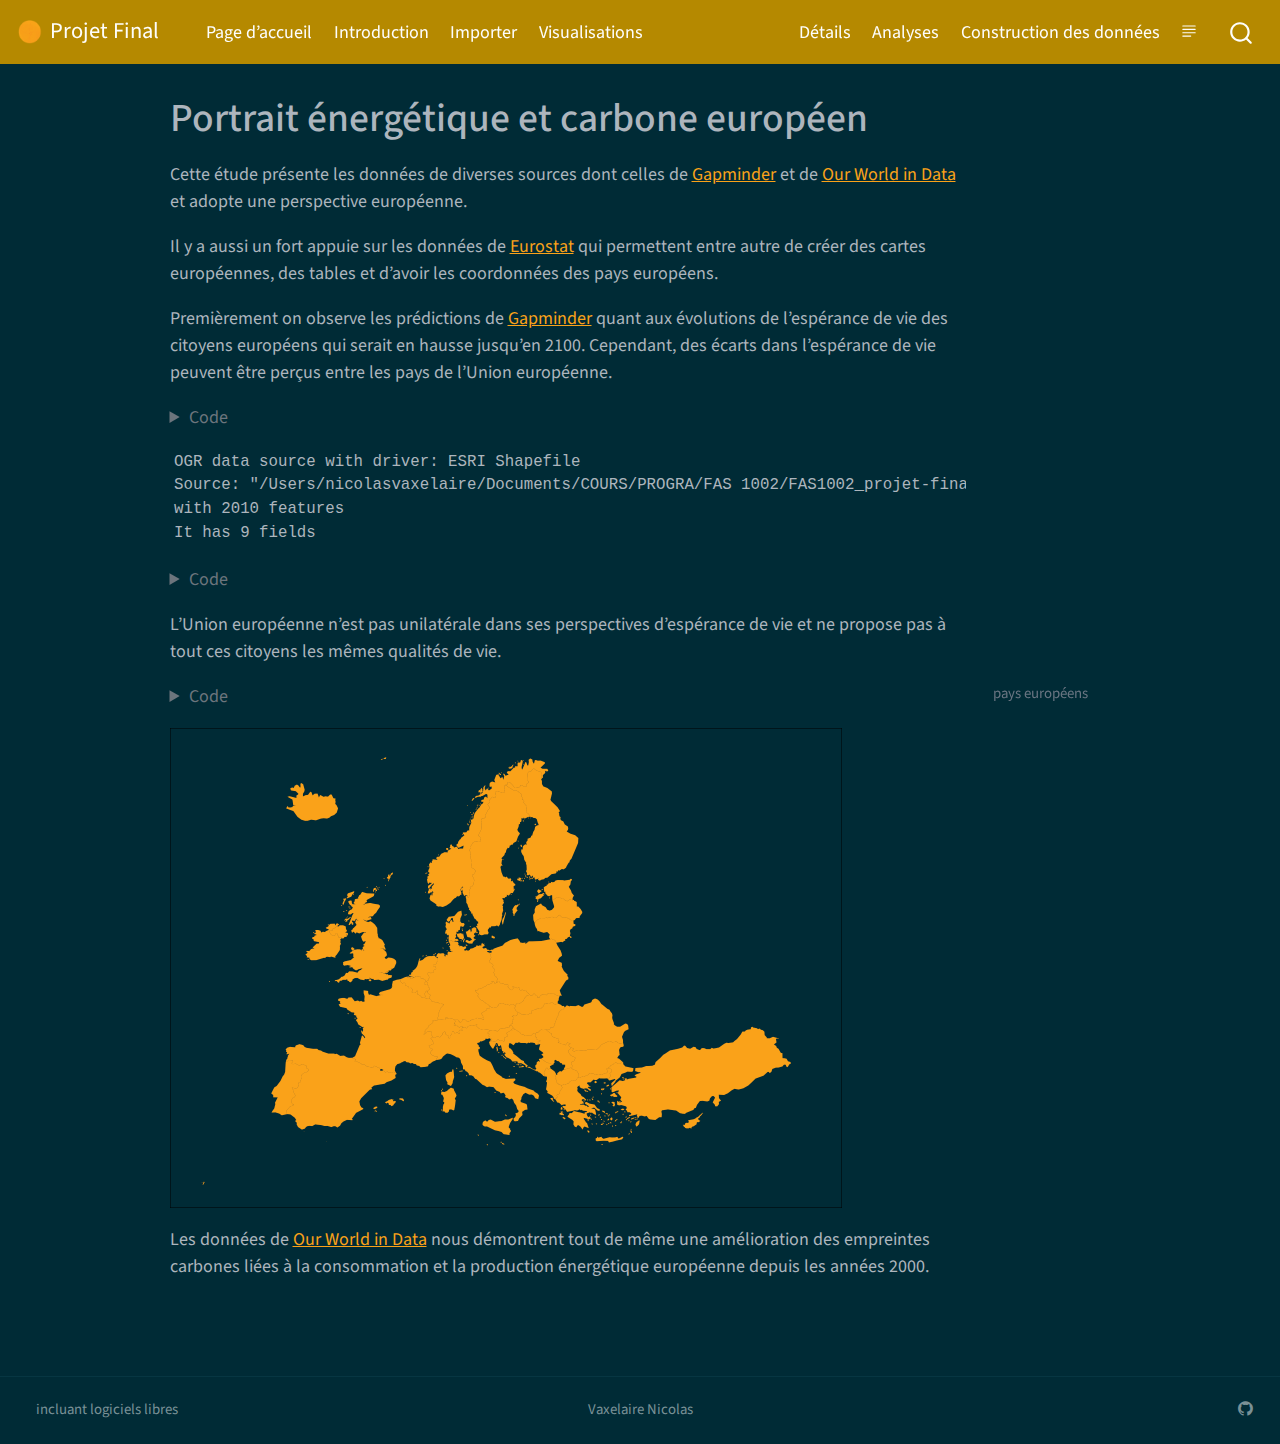
<file: index.html>
<!DOCTYPE html>
<html xmlns="http://www.w3.org/1999/xhtml" lang="fr" xml:lang="fr"><head>

<meta charset="utf-8">
<meta name="generator" content="quarto-1.2.313">

<meta name="viewport" content="width=device-width, initial-scale=1.0, user-scalable=yes">


<title>Projet Final - Portrait énergétique et carbone européen</title>
<style>
code{white-space: pre-wrap;}
span.smallcaps{font-variant: small-caps;}
div.columns{display: flex; gap: min(4vw, 1.5em);}
div.column{flex: auto; overflow-x: auto;}
div.hanging-indent{margin-left: 1.5em; text-indent: -1.5em;}
ul.task-list{list-style: none;}
ul.task-list li input[type="checkbox"] {
  width: 0.8em;
  margin: 0 0.8em 0.2em -1.6em;
  vertical-align: middle;
}
pre > code.sourceCode { white-space: pre; position: relative; }
pre > code.sourceCode > span { display: inline-block; line-height: 1.25; }
pre > code.sourceCode > span:empty { height: 1.2em; }
.sourceCode { overflow: visible; }
code.sourceCode > span { color: inherit; text-decoration: inherit; }
div.sourceCode { margin: 1em 0; }
pre.sourceCode { margin: 0; }
@media screen {
div.sourceCode { overflow: auto; }
}
@media print {
pre > code.sourceCode { white-space: pre-wrap; }
pre > code.sourceCode > span { text-indent: -5em; padding-left: 5em; }
}
pre.numberSource code
  { counter-reset: source-line 0; }
pre.numberSource code > span
  { position: relative; left: -4em; counter-increment: source-line; }
pre.numberSource code > span > a:first-child::before
  { content: counter(source-line);
    position: relative; left: -1em; text-align: right; vertical-align: baseline;
    border: none; display: inline-block;
    -webkit-touch-callout: none; -webkit-user-select: none;
    -khtml-user-select: none; -moz-user-select: none;
    -ms-user-select: none; user-select: none;
    padding: 0 4px; width: 4em;
    color: #aaaaaa;
  }
pre.numberSource { margin-left: 3em; border-left: 1px solid #aaaaaa;  padding-left: 4px; }
div.sourceCode
  {   }
@media screen {
pre > code.sourceCode > span > a:first-child::before { text-decoration: underline; }
}
code span.al { color: #ff0000; font-weight: bold; } /* Alert */
code span.an { color: #60a0b0; font-weight: bold; font-style: italic; } /* Annotation */
code span.at { color: #7d9029; } /* Attribute */
code span.bn { color: #40a070; } /* BaseN */
code span.bu { color: #008000; } /* BuiltIn */
code span.cf { color: #007020; font-weight: bold; } /* ControlFlow */
code span.ch { color: #4070a0; } /* Char */
code span.cn { color: #880000; } /* Constant */
code span.co { color: #60a0b0; font-style: italic; } /* Comment */
code span.cv { color: #60a0b0; font-weight: bold; font-style: italic; } /* CommentVar */
code span.do { color: #ba2121; font-style: italic; } /* Documentation */
code span.dt { color: #902000; } /* DataType */
code span.dv { color: #40a070; } /* DecVal */
code span.er { color: #ff0000; font-weight: bold; } /* Error */
code span.ex { } /* Extension */
code span.fl { color: #40a070; } /* Float */
code span.fu { color: #06287e; } /* Function */
code span.im { color: #008000; font-weight: bold; } /* Import */
code span.in { color: #60a0b0; font-weight: bold; font-style: italic; } /* Information */
code span.kw { color: #007020; font-weight: bold; } /* Keyword */
code span.op { color: #666666; } /* Operator */
code span.ot { color: #007020; } /* Other */
code span.pp { color: #bc7a00; } /* Preprocessor */
code span.sc { color: #4070a0; } /* SpecialChar */
code span.ss { color: #bb6688; } /* SpecialString */
code span.st { color: #4070a0; } /* String */
code span.va { color: #19177c; } /* Variable */
code span.vs { color: #4070a0; } /* VerbatimString */
code span.wa { color: #60a0b0; font-weight: bold; font-style: italic; } /* Warning */
</style>


<script src="site_libs/quarto-nav/quarto-nav.js"></script>
<script src="site_libs/quarto-nav/headroom.min.js"></script>
<script src="site_libs/clipboard/clipboard.min.js"></script>
<script src="site_libs/quarto-search/autocomplete.umd.js"></script>
<script src="site_libs/quarto-search/fuse.min.js"></script>
<script src="site_libs/quarto-search/quarto-search.js"></script>
<meta name="quarto:offset" content="./">
<link href=".//assets/img/sun.png" rel="icon" type="image/png">
<script src="site_libs/quarto-html/quarto.js"></script>
<script src="site_libs/quarto-html/popper.min.js"></script>
<script src="site_libs/quarto-html/tippy.umd.min.js"></script>
<script src="site_libs/quarto-html/anchor.min.js"></script>
<link href="site_libs/quarto-html/tippy.css" rel="stylesheet">
<link href="site_libs/quarto-html/quarto-syntax-highlighting-dark.css" rel="stylesheet" id="quarto-text-highlighting-styles">
<script src="site_libs/bootstrap/bootstrap.min.js"></script>
<link href="site_libs/bootstrap/bootstrap-icons.css" rel="stylesheet">
<link href="site_libs/bootstrap/bootstrap.min.css" rel="stylesheet" id="quarto-bootstrap" data-mode="dark">
<script id="quarto-search-options" type="application/json">{
  "location": "navbar",
  "copy-button": false,
  "collapse-after": 3,
  "panel-placement": "end",
  "type": "overlay",
  "limit": 20,
  "language": {
    "search-no-results-text": "Pas de résultats",
    "search-matching-documents-text": "documents trouvés",
    "search-copy-link-title": "Copier le lien vers la recherche",
    "search-hide-matches-text": "Cacher les correspondances additionnelles",
    "search-more-match-text": "correspondance de plus dans ce document",
    "search-more-matches-text": "correspondances de plus dans ce document",
    "search-clear-button-title": "Effacer",
    "search-detached-cancel-button-title": "Annuler",
    "search-submit-button-title": "Envoyer"
  }
}</script>
<style>html{ scroll-behavior: smooth; }</style>


</head>

<body class="nav-fixed">

<div id="quarto-search-results"></div>
  <header id="quarto-header" class="headroom fixed-top">
    <nav class="navbar navbar-expand-lg navbar-dark ">
      <div class="navbar-container container-fluid">
      <div class="navbar-brand-container">
    <a href="./index.html" class="navbar-brand navbar-brand-logo">
    <img src="./assets/img/sun.png" alt="Logo libre de droit - SOLEIL" class="navbar-logo">
    </a>
    <a class="navbar-brand" href="./index.html">
    <span class="navbar-title">Projet Final</span>
    </a>
  </div>
          <button class="navbar-toggler" type="button" data-bs-toggle="collapse" data-bs-target="#navbarCollapse" aria-controls="navbarCollapse" aria-expanded="false" aria-label="Toggle navigation" onclick="if (window.quartoToggleHeadroom) { window.quartoToggleHeadroom(); }">
  <span class="navbar-toggler-icon"></span>
</button>
          <div class="collapse navbar-collapse" id="navbarCollapse">
            <ul class="navbar-nav navbar-nav-scroll me-auto">
  <li class="nav-item">
    <a class="nav-link active" href="./index.html" aria-current="page">
 <span class="menu-text">Page d’accueil</span></a>
  </li>  
  <li class="nav-item">
    <a class="nav-link" href="./intro.html">
 <span class="menu-text">Introduction</span></a>
  </li>  
  <li class="nav-item">
    <a class="nav-link" href="./import.html">
 <span class="menu-text">Importer</span></a>
  </li>  
  <li class="nav-item">
    <a class="nav-link" href="./exploration.html">
 <span class="menu-text">Visualisations</span></a>
  </li>  
</ul>
            <ul class="navbar-nav navbar-nav-scroll ms-auto">
  <li class="nav-item">
    <a class="nav-link" href="./a-propos.html">
 <span class="menu-text">Détails</span></a>
  </li>  
  <li class="nav-item">
    <a class="nav-link" href="./analyses.html">
 <span class="menu-text">Analyses</span></a>
  </li>  
  <li class="nav-item">
    <a class="nav-link" href="./manipulation.html">
 <span class="menu-text">Construction des données</span></a>
  </li>  
</ul>
              <div class="quarto-toggle-container">
                  <a href="" class="quarto-reader-toggle nav-link" onclick="window.quartoToggleReader(); return false;" title="Toggle reader mode">
  <div class="quarto-reader-toggle-btn">
  <i class="bi"></i>
  </div>
</a>
              </div>
              <div id="quarto-search" class="" title="Search"></div>
          </div> <!-- /navcollapse -->
      </div> <!-- /container-fluid -->
    </nav>
</header>
<!-- content -->
<div id="quarto-content" class="quarto-container page-columns page-rows-contents page-layout-article page-navbar">
<!-- sidebar -->
<!-- margin-sidebar -->
    <div id="quarto-margin-sidebar" class="sidebar margin-sidebar">
        
    </div>
<!-- main -->
<main class="content page-columns page-full" id="quarto-document-content">

<header id="title-block-header" class="quarto-title-block default">
<div class="quarto-title">
<h1 class="title">Portrait énergétique et carbone européen</h1>
</div>



<div class="quarto-title-meta">

    
  
    
  </div>
  

</header>

<p>Cette étude présente les données de diverses sources dont celles de <a href="https://www.gapminder.org/data/documentation/gd004/">Gapminder</a> et de <a href="https://ourworldindata.org/">Our World in Data</a> et adopte une perspective européenne.</p>
<p>Il y a aussi un fort appuie sur les données de <a href="https://ec.europa.eu/eurostat/">Eurostat</a> qui permettent entre autre de créer des cartes européennes, des tables et d’avoir les coordonnées des pays européens.</p>
<p>Premièrement on observe les prédictions de <a href="https://www.gapminder.org/data/documentation/gd004/">Gapminder</a> quant aux évolutions de l’espérance de vie des citoyens européens qui serait en hausse jusqu’en 2100. Cependant, des écarts dans l’espérance de vie peuvent être perçus entre les pays de l’Union européenne.</p>
<div class="cell">
<details>
<summary>Code</summary>
<div class="sourceCode cell-code" id="cb1"><pre class="sourceCode r code-with-copy"><code class="sourceCode r"><span id="cb1-1"><a href="#cb1-1" aria-hidden="true" tabindex="-1"></a><span class="fu">library</span>(ggplot2)</span>
<span id="cb1-2"><a href="#cb1-2" aria-hidden="true" tabindex="-1"></a><span class="fu">library</span>(tidyverse)</span>
<span id="cb1-3"><a href="#cb1-3" aria-hidden="true" tabindex="-1"></a><span class="fu">library</span>(rgdal)</span>
<span id="cb1-4"><a href="#cb1-4" aria-hidden="true" tabindex="-1"></a><span class="fu">library</span>(rmapshaper)</span>
<span id="cb1-5"><a href="#cb1-5" aria-hidden="true" tabindex="-1"></a><span class="fu">library</span>(sp)</span>
<span id="cb1-6"><a href="#cb1-6" aria-hidden="true" tabindex="-1"></a><span class="fu">library</span>(sf)</span>
<span id="cb1-7"><a href="#cb1-7" aria-hidden="true" tabindex="-1"></a><span class="fu">library</span>(broom)</span>
<span id="cb1-8"><a href="#cb1-8" aria-hidden="true" tabindex="-1"></a><span class="fu">library</span>(maps)</span>
<span id="cb1-9"><a href="#cb1-9" aria-hidden="true" tabindex="-1"></a><span class="fu">library</span>(rworldmap)</span>
<span id="cb1-10"><a href="#cb1-10" aria-hidden="true" tabindex="-1"></a><span class="fu">library</span>(rnaturalearth)</span>
<span id="cb1-11"><a href="#cb1-11" aria-hidden="true" tabindex="-1"></a><span class="fu">library</span>(rnaturalearthdata)</span>
<span id="cb1-12"><a href="#cb1-12" aria-hidden="true" tabindex="-1"></a><span class="fu">library</span>(gridBase)</span>
<span id="cb1-13"><a href="#cb1-13" aria-hidden="true" tabindex="-1"></a><span class="fu">library</span>(lessR)</span>
<span id="cb1-14"><a href="#cb1-14" aria-hidden="true" tabindex="-1"></a><span class="fu">library</span>(ggrepel)</span>
<span id="cb1-15"><a href="#cb1-15" aria-hidden="true" tabindex="-1"></a>europe <span class="ot">&lt;-</span> <span class="fu">readOGR</span>(<span class="at">dsn =</span> <span class="st">"NUTS_RG_20M_2021_3035.shp"</span>,</span>
<span id="cb1-16"><a href="#cb1-16" aria-hidden="true" tabindex="-1"></a>                  <span class="at">layer =</span> <span class="st">"NUTS_RG_20M_2021_3035"</span>)</span></code><button title="Copier vers le presse-papier" class="code-copy-button"><i class="bi"></i></button></pre></div>
</details>
<div class="cell-output cell-output-stdout">
<pre><code>OGR data source with driver: ESRI Shapefile 
Source: "/Users/nicolasvaxelaire/Documents/COURS/PROGRA/FAS 1002/FAS1002_projet-final/NUTS_RG_20M_2021_3035.shp", layer: "NUTS_RG_20M_2021_3035"
with 2010 features
It has 9 fields</code></pre>
</div>
<details>
<summary>Code</summary>
<div class="sourceCode cell-code" id="cb3"><pre class="sourceCode r code-with-copy"><code class="sourceCode r"><span id="cb3-1"><a href="#cb3-1" aria-hidden="true" tabindex="-1"></a>european_table <span class="ot">&lt;-</span> <span class="fu">tidy</span>(<span class="at">x =</span> europe, <span class="at">region =</span> <span class="st">"CNTR_CODE"</span>)</span>
<span id="cb3-2"><a href="#cb3-2" aria-hidden="true" tabindex="-1"></a><span class="fu">colnames</span>(european_table) <span class="ot">&lt;-</span> <span class="fu">c</span>(<span class="st">"long"</span>,<span class="st">"lat"</span>,<span class="st">"order"</span>,<span class="st">"hole"</span>,<span class="st">"piece"</span>,<span class="st">"group"</span>,<span class="st">"pays"</span>)</span></code><button title="Copier vers le presse-papier" class="code-copy-button"><i class="bi"></i></button></pre></div>
</details>
</div>
<p>L’Union européenne n’est pas unilatérale dans ses perspectives d’espérance de vie et ne propose pas à tout ces citoyens les mêmes qualités de vie.</p>
<div class="cell">
<details>
<summary>Code</summary>
<div class="sourceCode cell-code" id="cb4"><pre class="sourceCode r code-with-copy"><code class="sourceCode r"><span id="cb4-1"><a href="#cb4-1" aria-hidden="true" tabindex="-1"></a>europe_carte <span class="ot">&lt;-</span> <span class="fu">ggplot</span>(<span class="at">data =</span> european_table, <span class="fu">aes</span>(<span class="at">x =</span> long, <span class="at">y =</span> lat, <span class="at">group =</span> group, <span class="at">fill =</span> <span class="st">"#FAA219"</span>))<span class="sc">+</span></span>
<span id="cb4-2"><a href="#cb4-2" aria-hidden="true" tabindex="-1"></a>  <span class="fu">geom_polygon</span>(<span class="at">fill=</span> <span class="st">"#FAA219"</span>)<span class="sc">+</span></span>
<span id="cb4-3"><a href="#cb4-3" aria-hidden="true" tabindex="-1"></a>  <span class="fu">ylim</span>(<span class="dv">1000000</span>, <span class="dv">5500000</span>)<span class="sc">+</span></span>
<span id="cb4-4"><a href="#cb4-4" aria-hidden="true" tabindex="-1"></a>  <span class="fu">xlim</span>(<span class="dv">2000000</span>,<span class="dv">7500000</span>)<span class="sc">+</span></span>
<span id="cb4-5"><a href="#cb4-5" aria-hidden="true" tabindex="-1"></a>  <span class="fu">theme_void</span>()<span class="sc">+</span></span>
<span id="cb4-6"><a href="#cb4-6" aria-hidden="true" tabindex="-1"></a>  <span class="fu">theme</span>(<span class="at">plot.background=</span><span class="fu">element_rect</span>(<span class="at">fill =</span> <span class="st">"#012b36"</span>))</span>
<span id="cb4-7"><a href="#cb4-7" aria-hidden="true" tabindex="-1"></a>europe_carte</span></code><button title="Copier vers le presse-papier" class="code-copy-button"><i class="bi"></i></button></pre></div>
</details>
<div class="cell-output-display">
<p><img src="index_files/figure-html/unnamed-chunk-2-1.png" class="img-fluid" width="672"></p>
</div>
</div>
<aside>
pays européens
</aside>
<p>Les données de <a href="https://ourworldindata.org/">Our World in Data</a> nous démontrent tout de même une amélioration des empreintes carbones liées à la consommation et la production énergétique européenne depuis les années 2000.</p>



</main> <!-- /main -->
<script id="quarto-html-after-body" type="application/javascript">
window.document.addEventListener("DOMContentLoaded", function (event) {
  const toggleBodyColorMode = (bsSheetEl) => {
    const mode = bsSheetEl.getAttribute("data-mode");
    const bodyEl = window.document.querySelector("body");
    if (mode === "dark") {
      bodyEl.classList.add("quarto-dark");
      bodyEl.classList.remove("quarto-light");
    } else {
      bodyEl.classList.add("quarto-light");
      bodyEl.classList.remove("quarto-dark");
    }
  }
  const toggleBodyColorPrimary = () => {
    const bsSheetEl = window.document.querySelector("link#quarto-bootstrap");
    if (bsSheetEl) {
      toggleBodyColorMode(bsSheetEl);
    }
  }
  toggleBodyColorPrimary();  
  const icon = "";
  const anchorJS = new window.AnchorJS();
  anchorJS.options = {
    placement: 'right',
    icon: icon
  };
  anchorJS.add('.anchored');
  const clipboard = new window.ClipboardJS('.code-copy-button', {
    target: function(trigger) {
      return trigger.previousElementSibling;
    }
  });
  clipboard.on('success', function(e) {
    // button target
    const button = e.trigger;
    // don't keep focus
    button.blur();
    // flash "checked"
    button.classList.add('code-copy-button-checked');
    var currentTitle = button.getAttribute("title");
    button.setAttribute("title", "Copié");
    let tooltip;
    if (window.bootstrap) {
      button.setAttribute("data-bs-toggle", "tooltip");
      button.setAttribute("data-bs-placement", "left");
      button.setAttribute("data-bs-title", "Copié");
      tooltip = new bootstrap.Tooltip(button, 
        { trigger: "manual", 
          customClass: "code-copy-button-tooltip",
          offset: [0, -8]});
      tooltip.show();    
    }
    setTimeout(function() {
      if (tooltip) {
        tooltip.hide();
        button.removeAttribute("data-bs-title");
        button.removeAttribute("data-bs-toggle");
        button.removeAttribute("data-bs-placement");
      }
      button.setAttribute("title", currentTitle);
      button.classList.remove('code-copy-button-checked');
    }, 1000);
    // clear code selection
    e.clearSelection();
  });
  function tippyHover(el, contentFn) {
    const config = {
      allowHTML: true,
      content: contentFn,
      maxWidth: 500,
      delay: 100,
      arrow: false,
      appendTo: function(el) {
          return el.parentElement;
      },
      interactive: true,
      interactiveBorder: 10,
      theme: 'quarto',
      placement: 'bottom-start'
    };
    window.tippy(el, config); 
  }
  const noterefs = window.document.querySelectorAll('a[role="doc-noteref"]');
  for (var i=0; i<noterefs.length; i++) {
    const ref = noterefs[i];
    tippyHover(ref, function() {
      // use id or data attribute instead here
      let href = ref.getAttribute('data-footnote-href') || ref.getAttribute('href');
      try { href = new URL(href).hash; } catch {}
      const id = href.replace(/^#\/?/, "");
      const note = window.document.getElementById(id);
      return note.innerHTML;
    });
  }
  const findCites = (el) => {
    const parentEl = el.parentElement;
    if (parentEl) {
      const cites = parentEl.dataset.cites;
      if (cites) {
        return {
          el,
          cites: cites.split(' ')
        };
      } else {
        return findCites(el.parentElement)
      }
    } else {
      return undefined;
    }
  };
  var bibliorefs = window.document.querySelectorAll('a[role="doc-biblioref"]');
  for (var i=0; i<bibliorefs.length; i++) {
    const ref = bibliorefs[i];
    const citeInfo = findCites(ref);
    if (citeInfo) {
      tippyHover(citeInfo.el, function() {
        var popup = window.document.createElement('div');
        citeInfo.cites.forEach(function(cite) {
          var citeDiv = window.document.createElement('div');
          citeDiv.classList.add('hanging-indent');
          citeDiv.classList.add('csl-entry');
          var biblioDiv = window.document.getElementById('ref-' + cite);
          if (biblioDiv) {
            citeDiv.innerHTML = biblioDiv.innerHTML;
          }
          popup.appendChild(citeDiv);
        });
        return popup.innerHTML;
      });
    }
  }
});
</script>
</div> <!-- /content -->
<footer class="footer">
  <div class="nav-footer">
    <div class="nav-footer-left"><a href="https://github.com/FAS1002/A22" class="nav-link">incluant logiciels libres</a></div>   
      <div class="nav-footer-center">
        <ul class="footer-items list-unstyled">
    <li class="nav-item">
    <a class="nav-link" href="mailto:vaxelairenico@gmail.com">Vaxelaire Nicolas</a>
  </li>  
</ul>
      </div>
    <div class="nav-footer-right">
      <ul class="footer-items list-unstyled">
    <li class="nav-item compact">
    <a class="nav-link" href="https://github.com/FAS1002/">
      <i class="bi bi-github" role="img" aria-label="GitHub du cours FAS1002">
</i> 
    </a>
  </li>  
</ul>
    </div>
  </div>
</footer>



<script src="site_libs/quarto-html/zenscroll-min.js"></script>
</body></html>
</file>
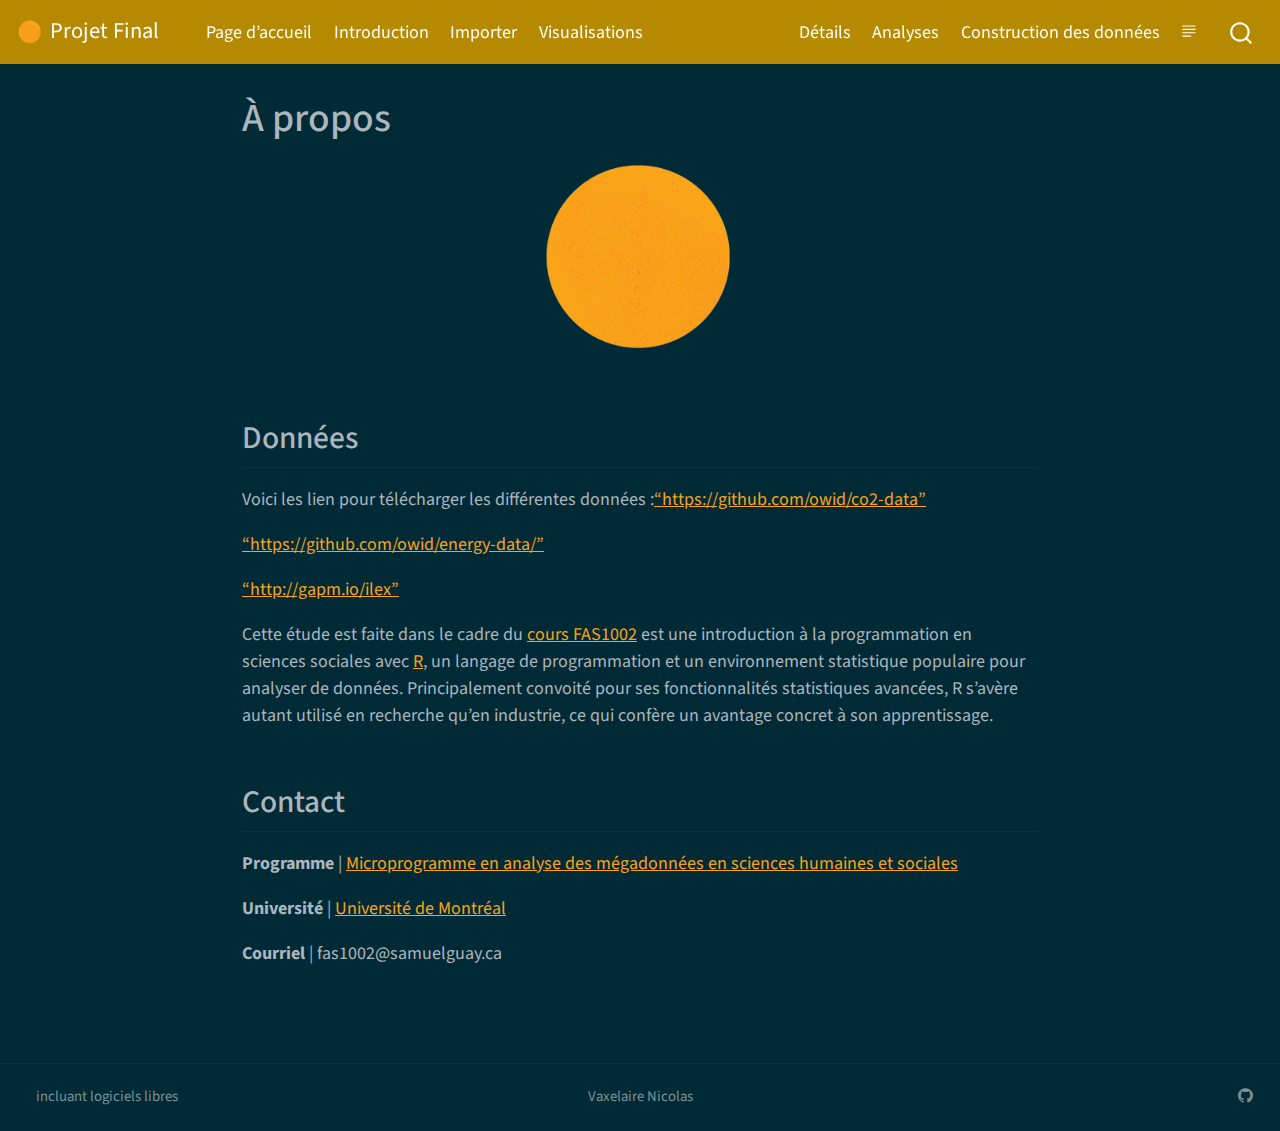
<file: a-propos.html>
<!DOCTYPE html>
<html xmlns="http://www.w3.org/1999/xhtml" lang="fr" xml:lang="fr"><head>

<meta charset="utf-8">
<meta name="generator" content="quarto-1.2.313">

<meta name="viewport" content="width=device-width, initial-scale=1.0, user-scalable=yes">


<title>Projet Final - À propos</title>
<style>
code{white-space: pre-wrap;}
span.smallcaps{font-variant: small-caps;}
div.columns{display: flex; gap: min(4vw, 1.5em);}
div.column{flex: auto; overflow-x: auto;}
div.hanging-indent{margin-left: 1.5em; text-indent: -1.5em;}
ul.task-list{list-style: none;}
ul.task-list li input[type="checkbox"] {
  width: 0.8em;
  margin: 0 0.8em 0.2em -1.6em;
  vertical-align: middle;
}
</style>


<script src="site_libs/quarto-nav/quarto-nav.js"></script>
<script src="site_libs/quarto-nav/headroom.min.js"></script>
<script src="site_libs/clipboard/clipboard.min.js"></script>
<script src="site_libs/quarto-search/autocomplete.umd.js"></script>
<script src="site_libs/quarto-search/fuse.min.js"></script>
<script src="site_libs/quarto-search/quarto-search.js"></script>
<meta name="quarto:offset" content="./">
<link href=".//assets/img/sun.png" rel="icon" type="image/png">
<script src="site_libs/quarto-html/quarto.js"></script>
<script src="site_libs/quarto-html/popper.min.js"></script>
<script src="site_libs/quarto-html/tippy.umd.min.js"></script>
<script src="site_libs/quarto-html/anchor.min.js"></script>
<link href="site_libs/quarto-html/tippy.css" rel="stylesheet">
<link href="site_libs/quarto-html/quarto-syntax-highlighting-dark.css" rel="stylesheet" id="quarto-text-highlighting-styles">
<script src="site_libs/bootstrap/bootstrap.min.js"></script>
<link href="site_libs/bootstrap/bootstrap-icons.css" rel="stylesheet">
<link href="site_libs/bootstrap/bootstrap.min.css" rel="stylesheet" id="quarto-bootstrap" data-mode="dark">
<script id="quarto-search-options" type="application/json">{
  "location": "navbar",
  "copy-button": false,
  "collapse-after": 3,
  "panel-placement": "end",
  "type": "overlay",
  "limit": 20,
  "language": {
    "search-no-results-text": "Pas de résultats",
    "search-matching-documents-text": "documents trouvés",
    "search-copy-link-title": "Copier le lien vers la recherche",
    "search-hide-matches-text": "Cacher les correspondances additionnelles",
    "search-more-match-text": "correspondance de plus dans ce document",
    "search-more-matches-text": "correspondances de plus dans ce document",
    "search-clear-button-title": "Effacer",
    "search-detached-cancel-button-title": "Annuler",
    "search-submit-button-title": "Envoyer"
  }
}</script>
<style>html{ scroll-behavior: smooth; }</style>


</head>

<body class="nav-fixed fullcontent">

<div id="quarto-search-results"></div>
  <header id="quarto-header" class="headroom fixed-top">
    <nav class="navbar navbar-expand-lg navbar-dark ">
      <div class="navbar-container container-fluid">
      <div class="navbar-brand-container">
    <a href="./index.html" class="navbar-brand navbar-brand-logo">
    <img src="./assets/img/sun.png" alt="Logo libre de droit - SOLEIL" class="navbar-logo">
    </a>
    <a class="navbar-brand" href="./index.html">
    <span class="navbar-title">Projet Final</span>
    </a>
  </div>
          <button class="navbar-toggler" type="button" data-bs-toggle="collapse" data-bs-target="#navbarCollapse" aria-controls="navbarCollapse" aria-expanded="false" aria-label="Toggle navigation" onclick="if (window.quartoToggleHeadroom) { window.quartoToggleHeadroom(); }">
  <span class="navbar-toggler-icon"></span>
</button>
          <div class="collapse navbar-collapse" id="navbarCollapse">
            <ul class="navbar-nav navbar-nav-scroll me-auto">
  <li class="nav-item">
    <a class="nav-link" href="./index.html">
 <span class="menu-text">Page d’accueil</span></a>
  </li>  
  <li class="nav-item">
    <a class="nav-link" href="./intro.html">
 <span class="menu-text">Introduction</span></a>
  </li>  
  <li class="nav-item">
    <a class="nav-link" href="./import.html">
 <span class="menu-text">Importer</span></a>
  </li>  
  <li class="nav-item">
    <a class="nav-link" href="./exploration.html">
 <span class="menu-text">Visualisations</span></a>
  </li>  
</ul>
            <ul class="navbar-nav navbar-nav-scroll ms-auto">
  <li class="nav-item">
    <a class="nav-link active" href="./a-propos.html" aria-current="page">
 <span class="menu-text">Détails</span></a>
  </li>  
  <li class="nav-item">
    <a class="nav-link" href="./analyses.html">
 <span class="menu-text">Analyses</span></a>
  </li>  
  <li class="nav-item">
    <a class="nav-link" href="./manipulation.html">
 <span class="menu-text">Construction des données</span></a>
  </li>  
</ul>
              <div class="quarto-toggle-container">
                  <a href="" class="quarto-reader-toggle nav-link" onclick="window.quartoToggleReader(); return false;" title="Toggle reader mode">
  <div class="quarto-reader-toggle-btn">
  <i class="bi"></i>
  </div>
</a>
              </div>
              <div id="quarto-search" class="" title="Search"></div>
          </div> <!-- /navcollapse -->
      </div> <!-- /container-fluid -->
    </nav>
</header>
<!-- content -->
<div id="quarto-content" class="quarto-container page-columns page-rows-contents page-layout-article page-navbar">
<!-- sidebar -->
<!-- margin-sidebar -->
    
<!-- main -->
<main class="content page-columns page-full" id="quarto-document-content">

<header id="title-block-header" class="quarto-title-block default">
<div class="quarto-title">
<h1 class="title">À propos</h1>
</div>



<div class="quarto-title-meta">

    
  
    
  </div>
  

</header>

<!--# Veuillez adapter le texte ci-dessous en lien avec votre projet -->
<div class="quarto-figure quarto-figure-center">
<figure class="figure">
<p><img src="assets/img/sun.png" class="img-fluid figure-img" style="width:25.0%"></p>
</figure>
</div>
<section id="données" class="level2 page-columns page-full">
<h2 class="anchored" data-anchor-id="données">Données</h2>
<p>Voici les lien pour télécharger les différentes données :<a href="https://github.com/owid/co2-data">“https://github.com/owid/co2-data”</a></p>
<p><a href="https://github.com/owid/energy-data/">“https://github.com/owid/energy-data/”</a></p>
<p><a href="http://gapm.io/ilex">“http://gapm.io/ilex”</a></p>
<p>Cette étude est faite dans le cadre du <a href="https://admission.umontreal.ca/cours-et-horaires/cours/fas-1002/">cours FAS1002</a> est une introduction à la programmation en sciences sociales avec <a href="https://www.r-project.org/">R</a>, un langage de programmation et un environnement statistique populaire pour analyser de données. Principalement convoité pour ses fonctionnalités statistiques avancées, R s’avère autant utilisé en recherche qu’en industrie, ce qui confère un avantage concret à son apprentissage.</p>
<aside>
</aside>
</section>
<section id="contact" class="level2">
<h2 class="anchored" data-anchor-id="contact">Contact</h2>
<p><strong>Programme</strong> | <a href="https://admission.umontreal.ca/programmes/microprogramme-de-1er-cycle-en-analyse-des-megadonnees-en-sciences-humaines-et-sociales/structure-du-programme/">Microprogramme en analyse des mégadonnées en sciences humaines et sociales</a></p>
<p><strong>Université</strong> | <a href="https://umontreal.ca">Université de Montréal</a></p>
<p><strong>Courriel</strong> | fas1002@samuelguay.ca</p>


</section>

</main> <!-- /main -->
<script id="quarto-html-after-body" type="application/javascript">
window.document.addEventListener("DOMContentLoaded", function (event) {
  const toggleBodyColorMode = (bsSheetEl) => {
    const mode = bsSheetEl.getAttribute("data-mode");
    const bodyEl = window.document.querySelector("body");
    if (mode === "dark") {
      bodyEl.classList.add("quarto-dark");
      bodyEl.classList.remove("quarto-light");
    } else {
      bodyEl.classList.add("quarto-light");
      bodyEl.classList.remove("quarto-dark");
    }
  }
  const toggleBodyColorPrimary = () => {
    const bsSheetEl = window.document.querySelector("link#quarto-bootstrap");
    if (bsSheetEl) {
      toggleBodyColorMode(bsSheetEl);
    }
  }
  toggleBodyColorPrimary();  
  const icon = "";
  const anchorJS = new window.AnchorJS();
  anchorJS.options = {
    placement: 'right',
    icon: icon
  };
  anchorJS.add('.anchored');
  const clipboard = new window.ClipboardJS('.code-copy-button', {
    target: function(trigger) {
      return trigger.previousElementSibling;
    }
  });
  clipboard.on('success', function(e) {
    // button target
    const button = e.trigger;
    // don't keep focus
    button.blur();
    // flash "checked"
    button.classList.add('code-copy-button-checked');
    var currentTitle = button.getAttribute("title");
    button.setAttribute("title", "Copié");
    let tooltip;
    if (window.bootstrap) {
      button.setAttribute("data-bs-toggle", "tooltip");
      button.setAttribute("data-bs-placement", "left");
      button.setAttribute("data-bs-title", "Copié");
      tooltip = new bootstrap.Tooltip(button, 
        { trigger: "manual", 
          customClass: "code-copy-button-tooltip",
          offset: [0, -8]});
      tooltip.show();    
    }
    setTimeout(function() {
      if (tooltip) {
        tooltip.hide();
        button.removeAttribute("data-bs-title");
        button.removeAttribute("data-bs-toggle");
        button.removeAttribute("data-bs-placement");
      }
      button.setAttribute("title", currentTitle);
      button.classList.remove('code-copy-button-checked');
    }, 1000);
    // clear code selection
    e.clearSelection();
  });
  function tippyHover(el, contentFn) {
    const config = {
      allowHTML: true,
      content: contentFn,
      maxWidth: 500,
      delay: 100,
      arrow: false,
      appendTo: function(el) {
          return el.parentElement;
      },
      interactive: true,
      interactiveBorder: 10,
      theme: 'quarto',
      placement: 'bottom-start'
    };
    window.tippy(el, config); 
  }
  const noterefs = window.document.querySelectorAll('a[role="doc-noteref"]');
  for (var i=0; i<noterefs.length; i++) {
    const ref = noterefs[i];
    tippyHover(ref, function() {
      // use id or data attribute instead here
      let href = ref.getAttribute('data-footnote-href') || ref.getAttribute('href');
      try { href = new URL(href).hash; } catch {}
      const id = href.replace(/^#\/?/, "");
      const note = window.document.getElementById(id);
      return note.innerHTML;
    });
  }
  const findCites = (el) => {
    const parentEl = el.parentElement;
    if (parentEl) {
      const cites = parentEl.dataset.cites;
      if (cites) {
        return {
          el,
          cites: cites.split(' ')
        };
      } else {
        return findCites(el.parentElement)
      }
    } else {
      return undefined;
    }
  };
  var bibliorefs = window.document.querySelectorAll('a[role="doc-biblioref"]');
  for (var i=0; i<bibliorefs.length; i++) {
    const ref = bibliorefs[i];
    const citeInfo = findCites(ref);
    if (citeInfo) {
      tippyHover(citeInfo.el, function() {
        var popup = window.document.createElement('div');
        citeInfo.cites.forEach(function(cite) {
          var citeDiv = window.document.createElement('div');
          citeDiv.classList.add('hanging-indent');
          citeDiv.classList.add('csl-entry');
          var biblioDiv = window.document.getElementById('ref-' + cite);
          if (biblioDiv) {
            citeDiv.innerHTML = biblioDiv.innerHTML;
          }
          popup.appendChild(citeDiv);
        });
        return popup.innerHTML;
      });
    }
  }
});
</script>
</div> <!-- /content -->
<footer class="footer">
  <div class="nav-footer">
    <div class="nav-footer-left"><a href="https://github.com/FAS1002/A22" class="nav-link">incluant logiciels libres</a></div>   
      <div class="nav-footer-center">
        <ul class="footer-items list-unstyled">
    <li class="nav-item">
    <a class="nav-link" href="mailto:vaxelairenico@gmail.com">Vaxelaire Nicolas</a>
  </li>  
</ul>
      </div>
    <div class="nav-footer-right">
      <ul class="footer-items list-unstyled">
    <li class="nav-item compact">
    <a class="nav-link" href="https://github.com/FAS1002/">
      <i class="bi bi-github" role="img" aria-label="GitHub du cours FAS1002">
</i> 
    </a>
  </li>  
</ul>
    </div>
  </div>
</footer>



<script src="site_libs/quarto-html/zenscroll-min.js"></script>
</body></html>
</file>
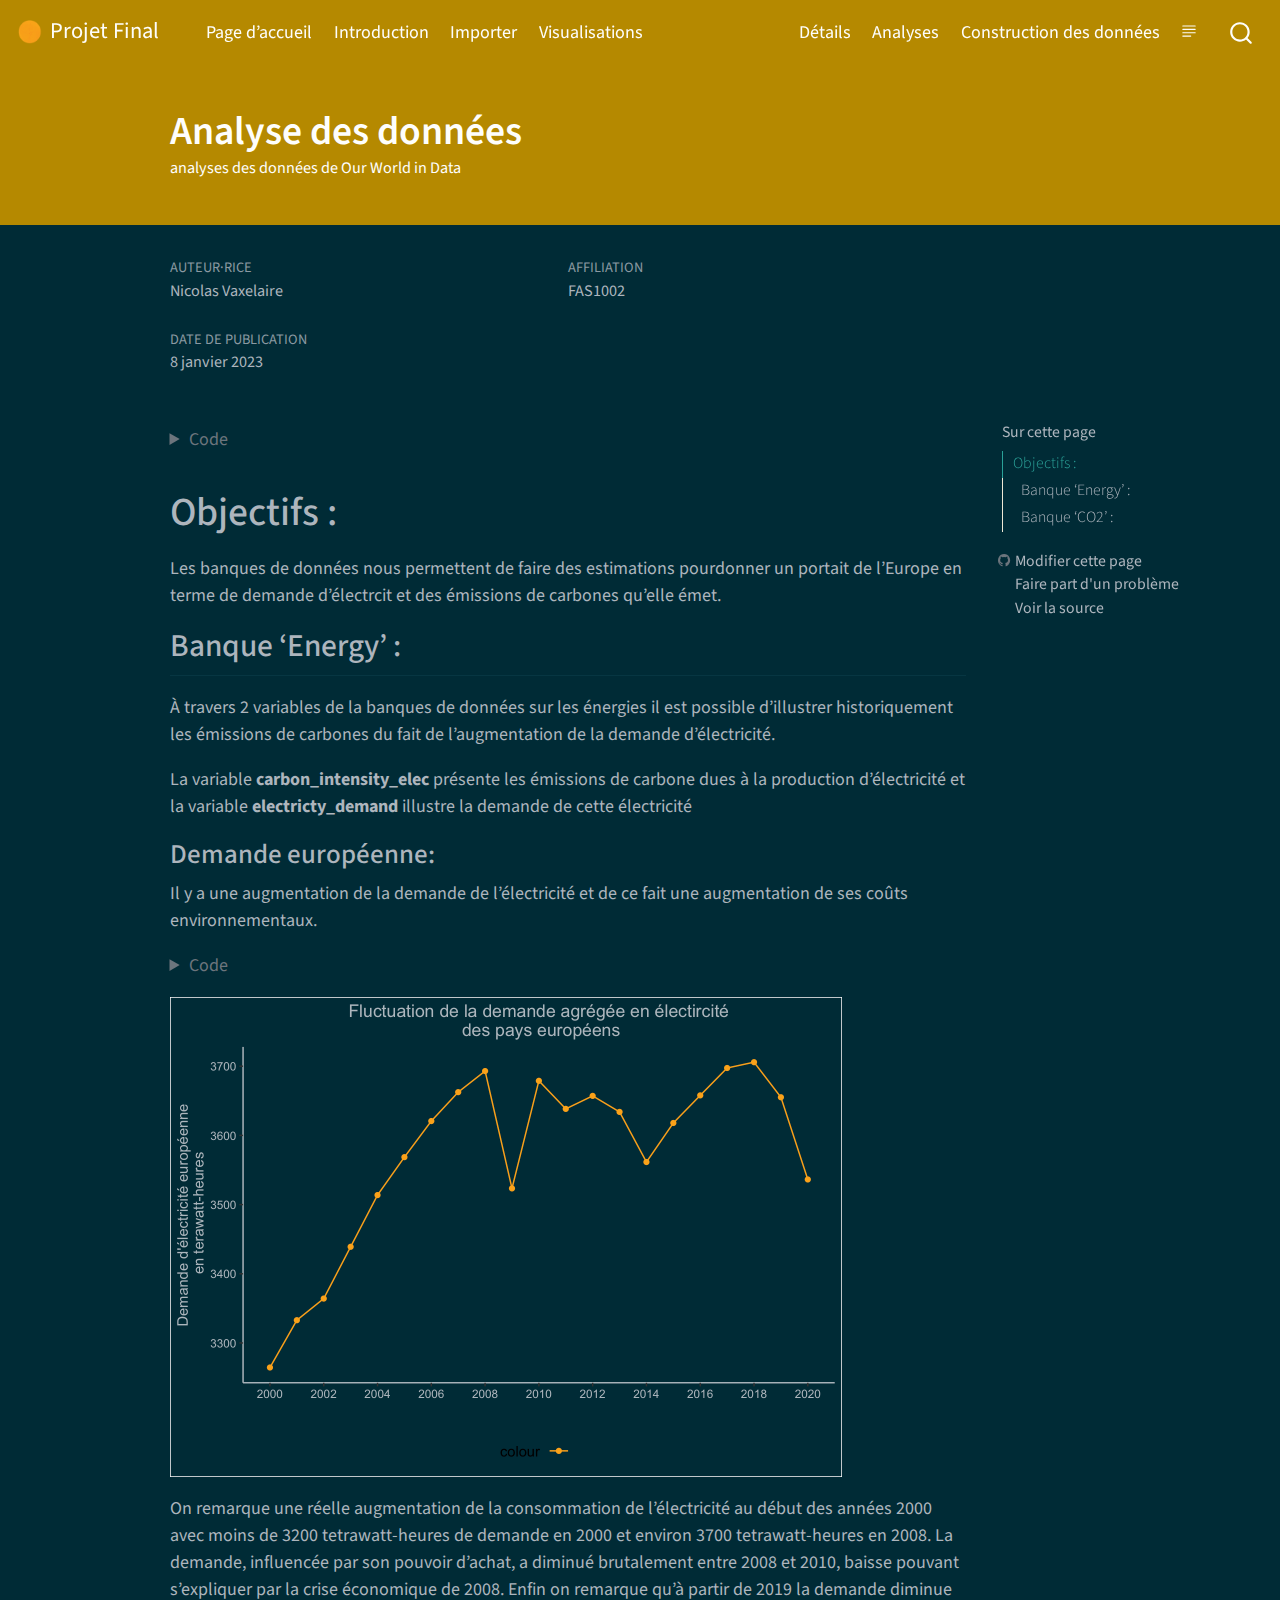
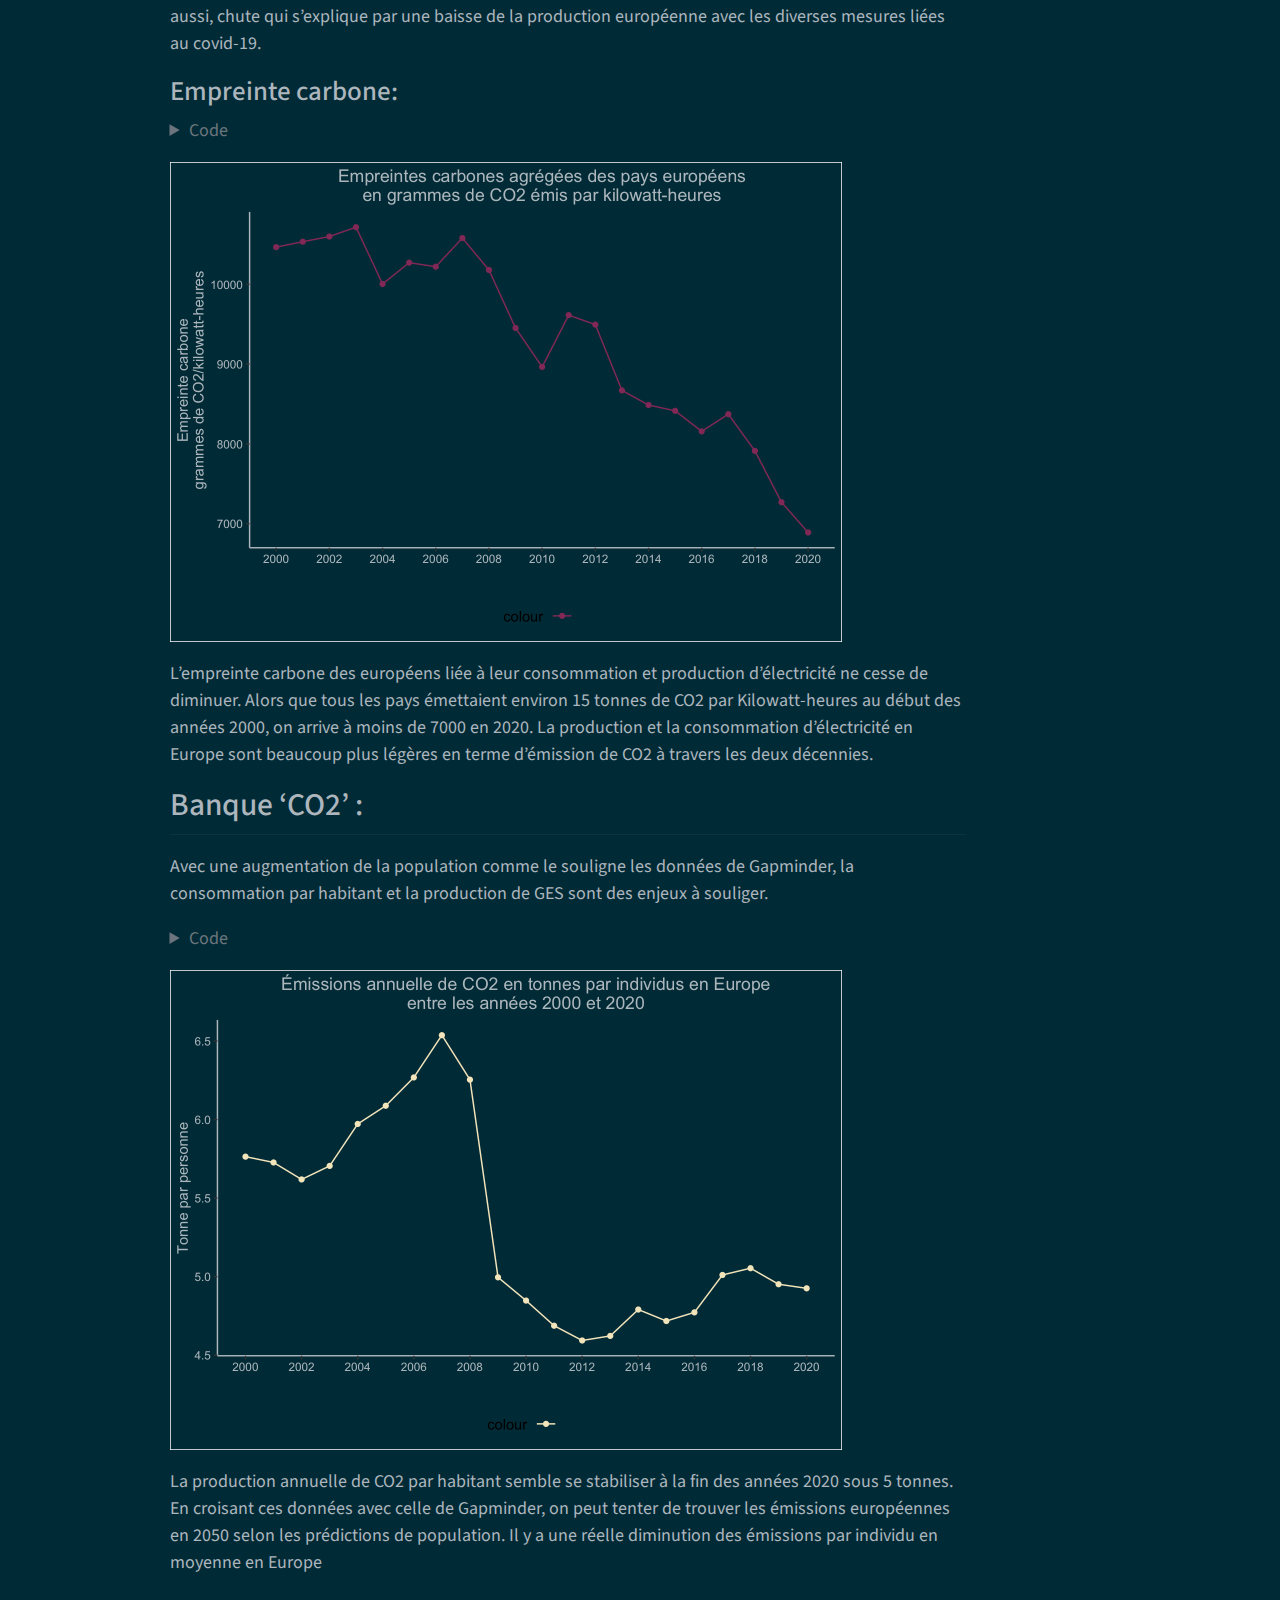
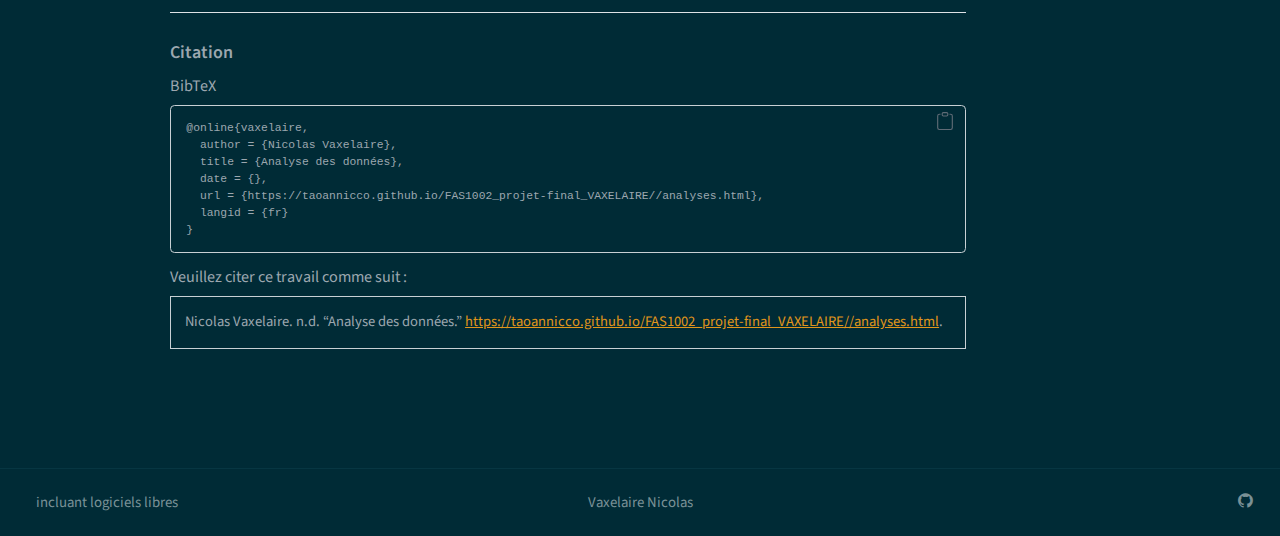
<file: analyses.html>
<!DOCTYPE html>
<html xmlns="http://www.w3.org/1999/xhtml" lang="fr" xml:lang="fr"><head>

<meta charset="utf-8">
<meta name="generator" content="quarto-1.2.313">

<meta name="viewport" content="width=device-width, initial-scale=1.0, user-scalable=yes">

<meta name="author" content="Nicolas Vaxelaire">
<meta name="description" content="analyses des données de Our World in Data">

<title>Projet Final - Analyse des données</title>
<style>
code{white-space: pre-wrap;}
span.smallcaps{font-variant: small-caps;}
div.columns{display: flex; gap: min(4vw, 1.5em);}
div.column{flex: auto; overflow-x: auto;}
div.hanging-indent{margin-left: 1.5em; text-indent: -1.5em;}
ul.task-list{list-style: none;}
ul.task-list li input[type="checkbox"] {
  width: 0.8em;
  margin: 0 0.8em 0.2em -1.6em;
  vertical-align: middle;
}
pre > code.sourceCode { white-space: pre; position: relative; }
pre > code.sourceCode > span { display: inline-block; line-height: 1.25; }
pre > code.sourceCode > span:empty { height: 1.2em; }
.sourceCode { overflow: visible; }
code.sourceCode > span { color: inherit; text-decoration: inherit; }
div.sourceCode { margin: 1em 0; }
pre.sourceCode { margin: 0; }
@media screen {
div.sourceCode { overflow: auto; }
}
@media print {
pre > code.sourceCode { white-space: pre-wrap; }
pre > code.sourceCode > span { text-indent: -5em; padding-left: 5em; }
}
pre.numberSource code
  { counter-reset: source-line 0; }
pre.numberSource code > span
  { position: relative; left: -4em; counter-increment: source-line; }
pre.numberSource code > span > a:first-child::before
  { content: counter(source-line);
    position: relative; left: -1em; text-align: right; vertical-align: baseline;
    border: none; display: inline-block;
    -webkit-touch-callout: none; -webkit-user-select: none;
    -khtml-user-select: none; -moz-user-select: none;
    -ms-user-select: none; user-select: none;
    padding: 0 4px; width: 4em;
    color: #aaaaaa;
  }
pre.numberSource { margin-left: 3em; border-left: 1px solid #aaaaaa;  padding-left: 4px; }
div.sourceCode
  {   }
@media screen {
pre > code.sourceCode > span > a:first-child::before { text-decoration: underline; }
}
code span.al { color: #ff0000; font-weight: bold; } /* Alert */
code span.an { color: #60a0b0; font-weight: bold; font-style: italic; } /* Annotation */
code span.at { color: #7d9029; } /* Attribute */
code span.bn { color: #40a070; } /* BaseN */
code span.bu { color: #008000; } /* BuiltIn */
code span.cf { color: #007020; font-weight: bold; } /* ControlFlow */
code span.ch { color: #4070a0; } /* Char */
code span.cn { color: #880000; } /* Constant */
code span.co { color: #60a0b0; font-style: italic; } /* Comment */
code span.cv { color: #60a0b0; font-weight: bold; font-style: italic; } /* CommentVar */
code span.do { color: #ba2121; font-style: italic; } /* Documentation */
code span.dt { color: #902000; } /* DataType */
code span.dv { color: #40a070; } /* DecVal */
code span.er { color: #ff0000; font-weight: bold; } /* Error */
code span.ex { } /* Extension */
code span.fl { color: #40a070; } /* Float */
code span.fu { color: #06287e; } /* Function */
code span.im { color: #008000; font-weight: bold; } /* Import */
code span.in { color: #60a0b0; font-weight: bold; font-style: italic; } /* Information */
code span.kw { color: #007020; font-weight: bold; } /* Keyword */
code span.op { color: #666666; } /* Operator */
code span.ot { color: #007020; } /* Other */
code span.pp { color: #bc7a00; } /* Preprocessor */
code span.sc { color: #4070a0; } /* SpecialChar */
code span.ss { color: #bb6688; } /* SpecialString */
code span.st { color: #4070a0; } /* String */
code span.va { color: #19177c; } /* Variable */
code span.vs { color: #4070a0; } /* VerbatimString */
code span.wa { color: #60a0b0; font-weight: bold; font-style: italic; } /* Warning */
</style>


<script src="site_libs/quarto-nav/quarto-nav.js"></script>
<script src="site_libs/quarto-nav/headroom.min.js"></script>
<script src="site_libs/clipboard/clipboard.min.js"></script>
<script src="site_libs/quarto-search/autocomplete.umd.js"></script>
<script src="site_libs/quarto-search/fuse.min.js"></script>
<script src="site_libs/quarto-search/quarto-search.js"></script>
<meta name="quarto:offset" content="./">
<link href=".//assets/img/sun.png" rel="icon" type="image/png">
<script src="site_libs/quarto-html/quarto.js"></script>
<script src="site_libs/quarto-html/popper.min.js"></script>
<script src="site_libs/quarto-html/tippy.umd.min.js"></script>
<script src="site_libs/quarto-html/anchor.min.js"></script>
<link href="site_libs/quarto-html/tippy.css" rel="stylesheet">
<link href="site_libs/quarto-html/quarto-syntax-highlighting-dark.css" rel="stylesheet" id="quarto-text-highlighting-styles">
<script src="site_libs/bootstrap/bootstrap.min.js"></script>
<link href="site_libs/bootstrap/bootstrap-icons.css" rel="stylesheet">
<link href="site_libs/bootstrap/bootstrap.min.css" rel="stylesheet" id="quarto-bootstrap" data-mode="dark">
<script id="quarto-search-options" type="application/json">{
  "location": "navbar",
  "copy-button": false,
  "collapse-after": 3,
  "panel-placement": "end",
  "type": "overlay",
  "limit": 20,
  "language": {
    "search-no-results-text": "Pas de résultats",
    "search-matching-documents-text": "documents trouvés",
    "search-copy-link-title": "Copier le lien vers la recherche",
    "search-hide-matches-text": "Cacher les correspondances additionnelles",
    "search-more-match-text": "correspondance de plus dans ce document",
    "search-more-matches-text": "correspondances de plus dans ce document",
    "search-clear-button-title": "Effacer",
    "search-detached-cancel-button-title": "Annuler",
    "search-submit-button-title": "Envoyer"
  }
}</script>
<style>html{ scroll-behavior: smooth; }</style>


</head>

<body class="nav-fixed">

<div id="quarto-search-results"></div>
  <header id="quarto-header" class="headroom fixed-top">
    <nav class="navbar navbar-expand-lg navbar-dark ">
      <div class="navbar-container container-fluid">
      <div class="navbar-brand-container">
    <a href="./index.html" class="navbar-brand navbar-brand-logo">
    <img src="./assets/img/sun.png" alt="Logo libre de droit - SOLEIL" class="navbar-logo">
    </a>
    <a class="navbar-brand" href="./index.html">
    <span class="navbar-title">Projet Final</span>
    </a>
  </div>
          <button class="navbar-toggler" type="button" data-bs-toggle="collapse" data-bs-target="#navbarCollapse" aria-controls="navbarCollapse" aria-expanded="false" aria-label="Toggle navigation" onclick="if (window.quartoToggleHeadroom) { window.quartoToggleHeadroom(); }">
  <span class="navbar-toggler-icon"></span>
</button>
          <div class="collapse navbar-collapse" id="navbarCollapse">
            <ul class="navbar-nav navbar-nav-scroll me-auto">
  <li class="nav-item">
    <a class="nav-link" href="./index.html">
 <span class="menu-text">Page d’accueil</span></a>
  </li>  
  <li class="nav-item">
    <a class="nav-link" href="./intro.html">
 <span class="menu-text">Introduction</span></a>
  </li>  
  <li class="nav-item">
    <a class="nav-link" href="./import.html">
 <span class="menu-text">Importer</span></a>
  </li>  
  <li class="nav-item">
    <a class="nav-link" href="./exploration.html">
 <span class="menu-text">Visualisations</span></a>
  </li>  
</ul>
            <ul class="navbar-nav navbar-nav-scroll ms-auto">
  <li class="nav-item">
    <a class="nav-link" href="./a-propos.html">
 <span class="menu-text">Détails</span></a>
  </li>  
  <li class="nav-item">
    <a class="nav-link active" href="./analyses.html" aria-current="page">
 <span class="menu-text">Analyses</span></a>
  </li>  
  <li class="nav-item">
    <a class="nav-link" href="./manipulation.html">
 <span class="menu-text">Construction des données</span></a>
  </li>  
</ul>
              <div class="quarto-toggle-container">
                  <a href="" class="quarto-reader-toggle nav-link" onclick="window.quartoToggleReader(); return false;" title="Toggle reader mode">
  <div class="quarto-reader-toggle-btn">
  <i class="bi"></i>
  </div>
</a>
              </div>
              <div id="quarto-search" class="" title="Search"></div>
          </div> <!-- /navcollapse -->
      </div> <!-- /container-fluid -->
    </nav>
</header>
<!-- content -->
<header id="title-block-header" class="quarto-title-block default page-columns page-full">
  <div class="quarto-title-banner page-columns page-full">
    <div class="quarto-title column-body">
      <h1 class="title">Analyse des données</h1>
                  <div>
        <div class="description">
          <p>analyses des données de Our World in Data</p>
        </div>
      </div>
                </div>
  </div>
    
  <div class="quarto-title-meta-author">
    <div class="quarto-title-meta-heading">Auteur·rice</div>
    <div class="quarto-title-meta-heading">Affiliation</div>
    
      <div class="quarto-title-meta-contents">
      <a href="https://github.com/taoannicco">Nicolas Vaxelaire</a> 
    </div>
      <div class="quarto-title-meta-contents">
          <p class="affiliation">
              <a href="https://FAS1002.github.io/A22">
              FAS1002
              </a>
            </p>
        </div>
      </div>

  <div class="quarto-title-meta">

        
      <div>
      <div class="quarto-title-meta-heading">Date de publication</div>
      <div class="quarto-title-meta-contents">
        <p class="date">8 janvier 2023</p>
      </div>
    </div>
    
      
    </div>
    
  
  </header><div id="quarto-content" class="quarto-container page-columns page-rows-contents page-layout-article page-navbar">
<!-- sidebar -->
<!-- margin-sidebar -->
    <div id="quarto-margin-sidebar" class="sidebar margin-sidebar">
        <nav id="TOC" role="doc-toc" class="toc-active">
    <h2 id="toc-title">Sur cette page</h2>
   
  <ul>
  <li><a href="#objectifs" id="toc-objectifs" class="nav-link active" data-scroll-target="#objectifs">Objectifs :</a>
  <ul class="collapse">
  <li><a href="#banque-energy" id="toc-banque-energy" class="nav-link" data-scroll-target="#banque-energy">Banque ‘Energy’ :</a>
  <ul class="collapse">
  <li><a href="#demande-européenne" id="toc-demande-européenne" class="nav-link" data-scroll-target="#demande-européenne">Demande européenne:</a></li>
  <li><a href="#empreinte-carbone" id="toc-empreinte-carbone" class="nav-link" data-scroll-target="#empreinte-carbone">Empreinte carbone:</a></li>
  </ul></li>
  <li><a href="#banque-co2" id="toc-banque-co2" class="nav-link" data-scroll-target="#banque-co2">Banque ‘CO2’ :</a></li>
  </ul></li>
  </ul>
<div class="toc-actions"><div><i class="bi bi-github"></i></div><div class="action-links"><p><a href="https://github.com/taoannicco/FAS1002_projet-final_VAXELAIRE/edit/main/analyses.qmd" class="toc-action">Modifier cette page</a></p><p><a href="https://github.com/taoannicco/FAS1002_projet-final_VAXELAIRE/issues/new" class="toc-action">Faire part d'un problème</a></p><p><a href="https://github.com/taoannicco/FAS1002_projet-final_VAXELAIRE/blob/main/analyses.qmd" class="toc-action">Voir la source</a></p></div></div></nav>
    </div>
<!-- main -->
<main class="content quarto-banner-title-block" id="quarto-document-content">




<div class="cell">
<details>
<summary>Code</summary>
<div class="sourceCode cell-code" id="cb1"><pre class="sourceCode r code-with-copy"><code class="sourceCode r"><span id="cb1-1"><a href="#cb1-1" aria-hidden="true" tabindex="-1"></a><span class="fu">library</span>(ggplot2)</span>
<span id="cb1-2"><a href="#cb1-2" aria-hidden="true" tabindex="-1"></a><span class="fu">library</span>(tidyverse)</span>
<span id="cb1-3"><a href="#cb1-3" aria-hidden="true" tabindex="-1"></a><span class="fu">library</span>(rgdal)</span>
<span id="cb1-4"><a href="#cb1-4" aria-hidden="true" tabindex="-1"></a><span class="fu">library</span>(rmapshaper)</span>
<span id="cb1-5"><a href="#cb1-5" aria-hidden="true" tabindex="-1"></a><span class="fu">library</span>(sp)</span>
<span id="cb1-6"><a href="#cb1-6" aria-hidden="true" tabindex="-1"></a><span class="fu">library</span>(sf)</span>
<span id="cb1-7"><a href="#cb1-7" aria-hidden="true" tabindex="-1"></a><span class="fu">library</span>(broom)</span>
<span id="cb1-8"><a href="#cb1-8" aria-hidden="true" tabindex="-1"></a><span class="fu">library</span>(maps)</span>
<span id="cb1-9"><a href="#cb1-9" aria-hidden="true" tabindex="-1"></a><span class="fu">library</span>(rworldmap)</span>
<span id="cb1-10"><a href="#cb1-10" aria-hidden="true" tabindex="-1"></a><span class="fu">library</span>(rnaturalearth)</span>
<span id="cb1-11"><a href="#cb1-11" aria-hidden="true" tabindex="-1"></a><span class="fu">library</span>(rnaturalearthdata)</span>
<span id="cb1-12"><a href="#cb1-12" aria-hidden="true" tabindex="-1"></a><span class="fu">library</span>(gridBase)</span>
<span id="cb1-13"><a href="#cb1-13" aria-hidden="true" tabindex="-1"></a><span class="fu">library</span>(lessR)</span>
<span id="cb1-14"><a href="#cb1-14" aria-hidden="true" tabindex="-1"></a><span class="fu">library</span>(ggrepel)</span></code><button title="Copier vers le presse-papier" class="code-copy-button"><i class="bi"></i></button></pre></div>
</details>
</div>
<section id="objectifs" class="level1">
<h1>Objectifs :</h1>
<p>Les banques de données nous permettent de faire des estimations pourdonner un portait de l’Europe en terme de demande d’électrcit et des émissions de carbones qu’elle émet.</p>
<section id="banque-energy" class="level2">
<h2 class="anchored" data-anchor-id="banque-energy">Banque ‘Energy’ :</h2>
<p>À travers 2 variables de la banques de données sur les énergies il est possible d’illustrer historiquement les émissions de carbones du fait de l’augmentation de la demande d’électricité.</p>
<p>La variable <strong>carbon_intensity_elec</strong> présente les émissions de carbone dues à la production d’électricité et la variable <strong>electricty_demand</strong> illustre la demande de cette électricité</p>
<section id="demande-européenne" class="level3">
<h3 class="anchored" data-anchor-id="demande-européenne">Demande européenne:</h3>
<p>Il y a une augmentation de la demande de l’électricité et de ce fait une augmentation de ses coûts environnementaux.</p>
<div class="cell">
<details>
<summary>Code</summary>
<div class="sourceCode cell-code" id="cb2"><pre class="sourceCode r code-with-copy"><code class="sourceCode r"><span id="cb2-1"><a href="#cb2-1" aria-hidden="true" tabindex="-1"></a>gap_tsv <span class="ot">&lt;-</span> <span class="fu">system.file</span>(<span class="st">"extdata"</span>, <span class="st">"gapminder.tsv"</span>, <span class="at">package =</span> <span class="st">"gapminder"</span>)</span>
<span id="cb2-2"><a href="#cb2-2" aria-hidden="true" tabindex="-1"></a>table_continent <span class="ot">&lt;-</span> <span class="fu">read.delim</span>(gap_tsv)</span>
<span id="cb2-3"><a href="#cb2-3" aria-hidden="true" tabindex="-1"></a>table_continent <span class="ot">&lt;-</span> table_continent[,<span class="fu">c</span>( <span class="st">"country"</span>, <span class="st">"continent"</span>)]</span>
<span id="cb2-4"><a href="#cb2-4" aria-hidden="true" tabindex="-1"></a>data_energy <span class="ot">&lt;-</span> <span class="fu">read.csv</span>(<span class="st">"https://nyc3.digitaloceanspaces.com/owid-public/data/energy/owid-energy-data.csv"</span>)</span>
<span id="cb2-5"><a href="#cb2-5" aria-hidden="true" tabindex="-1"></a>data_energie <span class="ot">&lt;-</span> <span class="fu">left_join</span>(table_continent, data_energy, <span class="at">by =</span> <span class="st">"country"</span>)</span>
<span id="cb2-6"><a href="#cb2-6" aria-hidden="true" tabindex="-1"></a>data_energie <span class="ot">&lt;-</span> data_energie <span class="sc">|&gt;</span> </span>
<span id="cb2-7"><a href="#cb2-7" aria-hidden="true" tabindex="-1"></a>    <span class="fu">filter</span>(continent <span class="sc">==</span> <span class="st">"Europe"</span>)</span>
<span id="cb2-8"><a href="#cb2-8" aria-hidden="true" tabindex="-1"></a>data_energie <span class="ot">&lt;-</span> data_energie <span class="sc">|&gt;</span> </span>
<span id="cb2-9"><a href="#cb2-9" aria-hidden="true" tabindex="-1"></a>    <span class="fu">filter</span>(year <span class="sc">&gt;=</span> <span class="dv">2000</span>)</span>
<span id="cb2-10"><a href="#cb2-10" aria-hidden="true" tabindex="-1"></a>data_energie <span class="ot">&lt;-</span> data_energie[,<span class="fu">c</span>( <span class="st">"country"</span>, <span class="st">"continent"</span>,<span class="st">"year"</span>,<span class="st">"population"</span>,<span class="st">"carbon_intensity_elec"</span>,<span class="st">"electricity_demand"</span>)]</span>
<span id="cb2-11"><a href="#cb2-11" aria-hidden="true" tabindex="-1"></a>data_energie <span class="ot">&lt;-</span> data_energie <span class="sc">|&gt;</span> </span>
<span id="cb2-12"><a href="#cb2-12" aria-hidden="true" tabindex="-1"></a>    <span class="fu">distinct</span>(country, continent, year, population,carbon_intensity_elec, electricity_demand)</span>
<span id="cb2-13"><a href="#cb2-13" aria-hidden="true" tabindex="-1"></a></span>
<span id="cb2-14"><a href="#cb2-14" aria-hidden="true" tabindex="-1"></a>demande_europe <span class="ot">&lt;-</span> data_energie <span class="sc">|&gt;</span> </span>
<span id="cb2-15"><a href="#cb2-15" aria-hidden="true" tabindex="-1"></a>    <span class="fu">group_by</span>(year) <span class="sc">|&gt;</span> </span>
<span id="cb2-16"><a href="#cb2-16" aria-hidden="true" tabindex="-1"></a>    <span class="fu">summarise</span>(<span class="at">demande_totale =</span><span class="fu">sum</span>(electricity_demand)) <span class="sc">|&gt;</span> </span>
<span id="cb2-17"><a href="#cb2-17" aria-hidden="true" tabindex="-1"></a>    <span class="fu">ungroup</span>()</span>
<span id="cb2-18"><a href="#cb2-18" aria-hidden="true" tabindex="-1"></a><span class="fu">colnames</span>(demande_europe)<span class="ot">&lt;-</span> <span class="fu">c</span>(<span class="st">"Annees"</span>,<span class="st">"Demande_totale_electricite"</span>)</span>
<span id="cb2-19"><a href="#cb2-19" aria-hidden="true" tabindex="-1"></a></span>
<span id="cb2-20"><a href="#cb2-20" aria-hidden="true" tabindex="-1"></a>graph2 <span class="ot">&lt;-</span> <span class="fu">ggplot</span>(<span class="at">data =</span> demande_europe, <span class="at">mapping =</span> <span class="fu">aes</span>(<span class="at">x=</span>Annees, <span class="at">y =</span> Demande_totale_electricite))<span class="sc">+</span></span>
<span id="cb2-21"><a href="#cb2-21" aria-hidden="true" tabindex="-1"></a>    <span class="fu">geom_point</span>(<span class="fu">aes</span>(<span class="at">color=</span><span class="st">""</span>))<span class="sc">+</span></span>
<span id="cb2-22"><a href="#cb2-22" aria-hidden="true" tabindex="-1"></a>    <span class="fu">geom_line</span>(<span class="fu">aes</span>(<span class="at">color=</span><span class="st">""</span>))<span class="sc">+</span></span>
<span id="cb2-23"><a href="#cb2-23" aria-hidden="true" tabindex="-1"></a>    <span class="fu">scale_color_manual</span>(<span class="at">values =</span> <span class="fu">c</span>(<span class="st">"#FAA219"</span>))<span class="sc">+</span></span>
<span id="cb2-24"><a href="#cb2-24" aria-hidden="true" tabindex="-1"></a>    <span class="fu">scale_x_continuous</span>(<span class="at">limits =</span> <span class="fu">c</span>(<span class="dv">2000</span>,<span class="dv">2020</span>),</span>
<span id="cb2-25"><a href="#cb2-25" aria-hidden="true" tabindex="-1"></a>                       <span class="at">breaks =</span> <span class="fu">c</span>(<span class="dv">2000</span>,<span class="dv">2002</span>,<span class="dv">2004</span>,<span class="dv">2006</span>,<span class="dv">2008</span>,<span class="dv">2010</span>,<span class="dv">2012</span>,<span class="dv">2014</span>,<span class="dv">2016</span>,<span class="dv">2018</span>,<span class="dv">2020</span>),</span>
<span id="cb2-26"><a href="#cb2-26" aria-hidden="true" tabindex="-1"></a>                       <span class="at">labels =</span> <span class="fu">c</span>(<span class="st">"2000"</span>,<span class="st">"2002"</span>,<span class="st">"2004"</span>,<span class="st">"2006"</span>,<span class="st">"2008"</span>,<span class="st">"2010"</span>,<span class="st">"2012"</span>,<span class="st">"2014"</span>,<span class="st">"2016"</span>,<span class="st">"2018"</span>,<span class="st">"2020"</span>))<span class="sc">+</span></span>
<span id="cb2-27"><a href="#cb2-27" aria-hidden="true" tabindex="-1"></a>    <span class="fu">labs</span>(<span class="at">x =</span> <span class="st">""</span>,</span>
<span id="cb2-28"><a href="#cb2-28" aria-hidden="true" tabindex="-1"></a>    <span class="at">y =</span> <span class="st">"Demande d'électricité européenne</span><span class="sc">\n</span><span class="st"> en terawatt-heures"</span>,</span>
<span id="cb2-29"><a href="#cb2-29" aria-hidden="true" tabindex="-1"></a>    <span class="at">title =</span> <span class="st">"Fluctuation de la demande agrégée en électircité</span><span class="sc">\n</span><span class="st"> des pays européens"</span></span>
<span id="cb2-30"><a href="#cb2-30" aria-hidden="true" tabindex="-1"></a>  )<span class="sc">+</span></span>
<span id="cb2-31"><a href="#cb2-31" aria-hidden="true" tabindex="-1"></a>  <span class="fu">theme_classic</span>()<span class="sc">+</span></span>
<span id="cb2-32"><a href="#cb2-32" aria-hidden="true" tabindex="-1"></a>    <span class="fu">theme</span>(<span class="at">legend.position =</span> <span class="st">"bottom"</span>)<span class="sc">+</span></span>
<span id="cb2-33"><a href="#cb2-33" aria-hidden="true" tabindex="-1"></a>  <span class="fu">theme</span>(<span class="at">plot.background=</span><span class="fu">element_rect</span>(<span class="at">fill =</span> <span class="st">"#012b36"</span>),</span>
<span id="cb2-34"><a href="#cb2-34" aria-hidden="true" tabindex="-1"></a>        <span class="at">legend.background =</span> <span class="fu">element_rect</span>(<span class="at">fill =</span> <span class="st">"#012b36"</span>, <span class="at">color =</span> <span class="cn">NA</span>),</span>
<span id="cb2-35"><a href="#cb2-35" aria-hidden="true" tabindex="-1"></a>         <span class="at">panel.background =</span> <span class="fu">element_rect</span>(<span class="at">fill =</span> <span class="st">"#012b36"</span>),</span>
<span id="cb2-36"><a href="#cb2-36" aria-hidden="true" tabindex="-1"></a>  <span class="at">plot.title =</span> <span class="fu">element_text</span>(<span class="at">hjust =</span> <span class="fl">0.5</span>, <span class="at">color =</span> <span class="st">"#ACB6BD"</span>))<span class="sc">+</span></span>
<span id="cb2-37"><a href="#cb2-37" aria-hidden="true" tabindex="-1"></a>  <span class="fu">theme</span>(<span class="at">axis.text =</span> <span class="fu">element_text</span>(<span class="at">colour =</span> <span class="st">"#ACB6BD"</span>))<span class="sc">+</span></span>
<span id="cb2-38"><a href="#cb2-38" aria-hidden="true" tabindex="-1"></a>  <span class="fu">theme</span>(<span class="at">plot.background=</span><span class="fu">element_rect</span>(<span class="at">fill =</span> <span class="st">"#012b36"</span>))<span class="sc">+</span></span>
<span id="cb2-39"><a href="#cb2-39" aria-hidden="true" tabindex="-1"></a>    <span class="fu">theme</span>(<span class="at">axis.line =</span> <span class="fu">element_line</span>(<span class="at">colour =</span> <span class="st">"#ACB6BD"</span>))<span class="sc">+</span></span>
<span id="cb2-40"><a href="#cb2-40" aria-hidden="true" tabindex="-1"></a>    <span class="fu">theme</span>(<span class="at">axis.text.x =</span> <span class="fu">element_text</span>(<span class="at">colour =</span> <span class="st">"#ACB6BD"</span>))<span class="sc">+</span></span>
<span id="cb2-41"><a href="#cb2-41" aria-hidden="true" tabindex="-1"></a>    <span class="fu">theme</span>(<span class="at">axis.title.y  =</span> <span class="fu">element_text</span>(<span class="at">colour =</span> <span class="st">"#ACB6BD"</span>))</span>
<span id="cb2-42"><a href="#cb2-42" aria-hidden="true" tabindex="-1"></a>    </span>
<span id="cb2-43"><a href="#cb2-43" aria-hidden="true" tabindex="-1"></a>    </span>
<span id="cb2-44"><a href="#cb2-44" aria-hidden="true" tabindex="-1"></a>graph2</span></code><button title="Copier vers le presse-papier" class="code-copy-button"><i class="bi"></i></button></pre></div>
</details>
<div class="cell-output-display">
<p><img src="analyses_files/figure-html/unnamed-chunk-2-1.png" class="img-fluid" width="672"></p>
</div>
</div>
<p>On remarque une réelle augmentation de la consommation de l’électricité au début des années 2000 avec moins de 3200 tetrawatt-heures de demande en 2000 et environ 3700 tetrawatt-heures en 2008. La demande, influencée par son pouvoir d’achat, a diminué brutalement entre 2008 et 2010, baisse pouvant s’expliquer par la crise économique de 2008. Enfin on remarque qu’à partir de 2019 la demande diminue aussi, chute qui s’explique par une baisse de la production européenne avec les diverses mesures liées au covid-19.</p>
</section>
<section id="empreinte-carbone" class="level3">
<h3 class="anchored" data-anchor-id="empreinte-carbone">Empreinte carbone:</h3>
<div class="cell">
<details>
<summary>Code</summary>
<div class="sourceCode cell-code" id="cb3"><pre class="sourceCode r code-with-copy"><code class="sourceCode r"><span id="cb3-1"><a href="#cb3-1" aria-hidden="true" tabindex="-1"></a>intensity_elec <span class="ot">&lt;-</span> data_energie <span class="sc">|&gt;</span> </span>
<span id="cb3-2"><a href="#cb3-2" aria-hidden="true" tabindex="-1"></a>    <span class="fu">group_by</span>(year) <span class="sc">|&gt;</span> </span>
<span id="cb3-3"><a href="#cb3-3" aria-hidden="true" tabindex="-1"></a>    <span class="fu">summarise</span>(<span class="at">emission_totale =</span><span class="fu">sum</span>(carbon_intensity_elec)) <span class="sc">|&gt;</span> </span>
<span id="cb3-4"><a href="#cb3-4" aria-hidden="true" tabindex="-1"></a>    <span class="fu">ungroup</span>()</span>
<span id="cb3-5"><a href="#cb3-5" aria-hidden="true" tabindex="-1"></a></span>
<span id="cb3-6"><a href="#cb3-6" aria-hidden="true" tabindex="-1"></a><span class="fu">colnames</span>(intensity_elec)<span class="ot">&lt;-</span> <span class="fu">c</span>(<span class="st">"Années"</span>,<span class="st">"Émission_totales"</span>)</span>
<span id="cb3-7"><a href="#cb3-7" aria-hidden="true" tabindex="-1"></a></span>
<span id="cb3-8"><a href="#cb3-8" aria-hidden="true" tabindex="-1"></a>graph3 <span class="ot">&lt;-</span> <span class="fu">ggplot</span>(<span class="at">data =</span> intensity_elec , <span class="at">mapping =</span> <span class="fu">aes</span>(<span class="at">x=</span>Années, <span class="at">y =</span> Émission_totales))<span class="sc">+</span></span>
<span id="cb3-9"><a href="#cb3-9" aria-hidden="true" tabindex="-1"></a>    <span class="fu">geom_point</span>(<span class="fu">aes</span>(<span class="at">color=</span><span class="st">""</span>))<span class="sc">+</span></span>
<span id="cb3-10"><a href="#cb3-10" aria-hidden="true" tabindex="-1"></a>    <span class="fu">geom_line</span>(<span class="fu">aes</span>(<span class="at">color=</span><span class="st">""</span>))<span class="sc">+</span></span>
<span id="cb3-11"><a href="#cb3-11" aria-hidden="true" tabindex="-1"></a>    <span class="fu">scale_color_manual</span>(<span class="at">values =</span> <span class="fu">c</span>(<span class="st">"#812856"</span>))<span class="sc">+</span></span>
<span id="cb3-12"><a href="#cb3-12" aria-hidden="true" tabindex="-1"></a>    <span class="fu">scale_x_continuous</span>(<span class="at">limits =</span> <span class="fu">c</span>(<span class="dv">2000</span>,<span class="dv">2020</span>),</span>
<span id="cb3-13"><a href="#cb3-13" aria-hidden="true" tabindex="-1"></a>                       <span class="at">breaks =</span> <span class="fu">c</span>(<span class="dv">2000</span>,<span class="dv">2002</span>,<span class="dv">2004</span>,<span class="dv">2006</span>,<span class="dv">2008</span>,<span class="dv">2010</span>,<span class="dv">2012</span>,<span class="dv">2014</span>,<span class="dv">2016</span>,<span class="dv">2018</span>,<span class="dv">2020</span>),</span>
<span id="cb3-14"><a href="#cb3-14" aria-hidden="true" tabindex="-1"></a>                       <span class="at">labels =</span> <span class="fu">c</span>(<span class="st">"2000"</span>,<span class="st">"2002"</span>,<span class="st">"2004"</span>,<span class="st">"2006"</span>,<span class="st">"2008"</span>,<span class="st">"2010"</span>,<span class="st">"2012"</span>,<span class="st">"2014"</span>,<span class="st">"2016"</span>,<span class="st">"2018"</span>,<span class="st">"2020"</span>))<span class="sc">+</span></span>
<span id="cb3-15"><a href="#cb3-15" aria-hidden="true" tabindex="-1"></a>    <span class="fu">labs</span>(<span class="at">x =</span> <span class="st">""</span>,</span>
<span id="cb3-16"><a href="#cb3-16" aria-hidden="true" tabindex="-1"></a>    <span class="at">y =</span> <span class="st">"Empreinte carbone</span><span class="sc">\n</span><span class="st">grammes de CO2/kilowatt-heures"</span>,</span>
<span id="cb3-17"><a href="#cb3-17" aria-hidden="true" tabindex="-1"></a>    <span class="at">title =</span> <span class="st">"Empreintes carbones agrégées des pays européens</span><span class="sc">\n</span><span class="st">en grammes de CO2 émis par kilowatt-heures"</span></span>
<span id="cb3-18"><a href="#cb3-18" aria-hidden="true" tabindex="-1"></a>  )<span class="sc">+</span></span>
<span id="cb3-19"><a href="#cb3-19" aria-hidden="true" tabindex="-1"></a>  <span class="fu">theme_classic</span>()<span class="sc">+</span></span>
<span id="cb3-20"><a href="#cb3-20" aria-hidden="true" tabindex="-1"></a>    <span class="fu">theme</span>(<span class="at">legend.position =</span> <span class="st">"bottom"</span>)<span class="sc">+</span></span>
<span id="cb3-21"><a href="#cb3-21" aria-hidden="true" tabindex="-1"></a>  <span class="fu">theme</span>(<span class="at">plot.background=</span><span class="fu">element_rect</span>(<span class="at">fill =</span> <span class="st">"#012b36"</span>),</span>
<span id="cb3-22"><a href="#cb3-22" aria-hidden="true" tabindex="-1"></a>        <span class="at">legend.background =</span> <span class="fu">element_rect</span>(<span class="at">fill =</span> <span class="st">"#012b36"</span>, <span class="at">color =</span> <span class="cn">NA</span>),</span>
<span id="cb3-23"><a href="#cb3-23" aria-hidden="true" tabindex="-1"></a>         <span class="at">panel.background =</span> <span class="fu">element_rect</span>(<span class="at">fill =</span> <span class="st">"#012b36"</span>),</span>
<span id="cb3-24"><a href="#cb3-24" aria-hidden="true" tabindex="-1"></a>  <span class="at">plot.title =</span> <span class="fu">element_text</span>(<span class="at">hjust =</span> <span class="fl">0.5</span>, <span class="at">color =</span> <span class="st">"#ACB6BD"</span>))<span class="sc">+</span></span>
<span id="cb3-25"><a href="#cb3-25" aria-hidden="true" tabindex="-1"></a>  <span class="fu">theme</span>(<span class="at">axis.text =</span> <span class="fu">element_text</span>(<span class="at">colour =</span> <span class="st">"#ACB6BD"</span>))<span class="sc">+</span></span>
<span id="cb3-26"><a href="#cb3-26" aria-hidden="true" tabindex="-1"></a>  <span class="fu">theme</span>(<span class="at">plot.background=</span><span class="fu">element_rect</span>(<span class="at">fill =</span> <span class="st">"#012b36"</span>))<span class="sc">+</span></span>
<span id="cb3-27"><a href="#cb3-27" aria-hidden="true" tabindex="-1"></a>    <span class="fu">theme</span>(<span class="at">axis.line =</span> <span class="fu">element_line</span>(<span class="at">colour =</span> <span class="st">"#ACB6BD"</span>))<span class="sc">+</span></span>
<span id="cb3-28"><a href="#cb3-28" aria-hidden="true" tabindex="-1"></a>    <span class="fu">theme</span>(<span class="at">axis.text.x =</span> <span class="fu">element_text</span>(<span class="at">colour =</span> <span class="st">"#ACB6BD"</span>))<span class="sc">+</span></span>
<span id="cb3-29"><a href="#cb3-29" aria-hidden="true" tabindex="-1"></a>    <span class="fu">theme</span>(<span class="at">axis.title.y  =</span> <span class="fu">element_text</span>(<span class="at">colour =</span> <span class="st">"#ACB6BD"</span>))</span>
<span id="cb3-30"><a href="#cb3-30" aria-hidden="true" tabindex="-1"></a>    </span>
<span id="cb3-31"><a href="#cb3-31" aria-hidden="true" tabindex="-1"></a>    </span>
<span id="cb3-32"><a href="#cb3-32" aria-hidden="true" tabindex="-1"></a>graph3</span></code><button title="Copier vers le presse-papier" class="code-copy-button"><i class="bi"></i></button></pre></div>
</details>
<div class="cell-output-display">
<p><img src="analyses_files/figure-html/unnamed-chunk-3-1.png" class="img-fluid" width="672"></p>
</div>
</div>
<p>L’empreinte carbone des européens liée à leur consommation et production d’électricité ne cesse de diminuer. Alors que tous les pays émettaient environ 15 tonnes de CO2 par Kilowatt-heures au début des années 2000, on arrive à moins de 7000 en 2020. La production et la consommation d’électricité en Europe sont beaucoup plus légères en terme d’émission de CO2 à travers les deux décennies.</p>
</section>
</section>
<section id="banque-co2" class="level2">
<h2 class="anchored" data-anchor-id="banque-co2">Banque ‘CO2’ :</h2>
<p>Avec une augmentation de la population comme le souligne les données de Gapminder, la consommation par habitant et la production de GES sont des enjeux à souliger.</p>
<div class="cell">
<details>
<summary>Code</summary>
<div class="sourceCode cell-code" id="cb4"><pre class="sourceCode r code-with-copy"><code class="sourceCode r"><span id="cb4-1"><a href="#cb4-1" aria-hidden="true" tabindex="-1"></a>data_carbon <span class="ot">&lt;-</span> <span class="fu">read.csv</span>(<span class="st">"https://nyc3.digitaloceanspaces.com/owid-public/data/co2/owid-co2-data.csv"</span>)</span>
<span id="cb4-2"><a href="#cb4-2" aria-hidden="true" tabindex="-1"></a>data_carbone <span class="ot">&lt;-</span> <span class="fu">left_join</span>(table_continent, data_carbon, <span class="at">by =</span> <span class="st">"country"</span>)</span>
<span id="cb4-3"><a href="#cb4-3" aria-hidden="true" tabindex="-1"></a>data_carbone <span class="ot">&lt;-</span> data_carbone[,<span class="fu">c</span>( <span class="st">"country"</span>, <span class="st">"continent"</span>,<span class="st">"year"</span>,<span class="st">"population"</span>,<span class="st">"cement_co2_per_capita"</span>)]</span>
<span id="cb4-4"><a href="#cb4-4" aria-hidden="true" tabindex="-1"></a></span>
<span id="cb4-5"><a href="#cb4-5" aria-hidden="true" tabindex="-1"></a>data_carbone <span class="ot">&lt;-</span> data_carbone <span class="sc">|&gt;</span> </span>
<span id="cb4-6"><a href="#cb4-6" aria-hidden="true" tabindex="-1"></a>    <span class="fu">distinct</span>(country, continent, year, cement_co2_per_capita)</span>
<span id="cb4-7"><a href="#cb4-7" aria-hidden="true" tabindex="-1"></a>data_carbone <span class="ot">&lt;-</span> data_carbone <span class="sc">|&gt;</span> </span>
<span id="cb4-8"><a href="#cb4-8" aria-hidden="true" tabindex="-1"></a>    <span class="fu">filter</span>(continent <span class="sc">==</span> <span class="st">"Europe"</span>)</span>
<span id="cb4-9"><a href="#cb4-9" aria-hidden="true" tabindex="-1"></a>data_carbone <span class="ot">&lt;-</span> data_carbone <span class="sc">|&gt;</span> </span>
<span id="cb4-10"><a href="#cb4-10" aria-hidden="true" tabindex="-1"></a>    <span class="fu">filter</span>(year <span class="sc">&gt;=</span> <span class="dv">2000</span>)</span>
<span id="cb4-11"><a href="#cb4-11" aria-hidden="true" tabindex="-1"></a></span>
<span id="cb4-12"><a href="#cb4-12" aria-hidden="true" tabindex="-1"></a>emissionn_percapita <span class="ot">&lt;-</span> data_carbone  <span class="sc">|&gt;</span> </span>
<span id="cb4-13"><a href="#cb4-13" aria-hidden="true" tabindex="-1"></a>    <span class="fu">group_by</span>(year) <span class="sc">|&gt;</span> </span>
<span id="cb4-14"><a href="#cb4-14" aria-hidden="true" tabindex="-1"></a>    <span class="fu">summarise</span>(<span class="at">emission_par_personne =</span><span class="fu">sum</span>(cement_co2_per_capita)) <span class="sc">|&gt;</span> </span>
<span id="cb4-15"><a href="#cb4-15" aria-hidden="true" tabindex="-1"></a>    <span class="fu">ungroup</span>()</span>
<span id="cb4-16"><a href="#cb4-16" aria-hidden="true" tabindex="-1"></a></span>
<span id="cb4-17"><a href="#cb4-17" aria-hidden="true" tabindex="-1"></a><span class="fu">colnames</span>(emissionn_percapita)<span class="ot">&lt;-</span> <span class="fu">c</span>(<span class="st">"Années"</span>,<span class="st">"Émission_par_personne"</span>)</span>
<span id="cb4-18"><a href="#cb4-18" aria-hidden="true" tabindex="-1"></a></span>
<span id="cb4-19"><a href="#cb4-19" aria-hidden="true" tabindex="-1"></a>graph4 <span class="ot">&lt;-</span> <span class="fu">ggplot</span>(<span class="at">data =</span> emissionn_percapita , <span class="at">mapping =</span> <span class="fu">aes</span>(<span class="at">x=</span>Années, <span class="at">y =</span> Émission_par_personne))<span class="sc">+</span></span>
<span id="cb4-20"><a href="#cb4-20" aria-hidden="true" tabindex="-1"></a>    <span class="fu">geom_point</span>(<span class="fu">aes</span>(<span class="at">color=</span><span class="st">""</span>))<span class="sc">+</span></span>
<span id="cb4-21"><a href="#cb4-21" aria-hidden="true" tabindex="-1"></a>    <span class="fu">geom_line</span>(<span class="fu">aes</span>(<span class="at">color=</span><span class="st">""</span>))<span class="sc">+</span></span>
<span id="cb4-22"><a href="#cb4-22" aria-hidden="true" tabindex="-1"></a>    <span class="fu">scale_color_manual</span>(<span class="at">values =</span> <span class="fu">c</span>(<span class="st">"#F2E5BC"</span>))<span class="sc">+</span></span>
<span id="cb4-23"><a href="#cb4-23" aria-hidden="true" tabindex="-1"></a>    <span class="fu">scale_x_continuous</span>(<span class="at">limits =</span> <span class="fu">c</span>(<span class="dv">2000</span>,<span class="dv">2020</span>),</span>
<span id="cb4-24"><a href="#cb4-24" aria-hidden="true" tabindex="-1"></a>                       <span class="at">breaks =</span> <span class="fu">c</span>(<span class="dv">2000</span>,<span class="dv">2002</span>,<span class="dv">2004</span>,<span class="dv">2006</span>,<span class="dv">2008</span>,<span class="dv">2010</span>,<span class="dv">2012</span>,<span class="dv">2014</span>,<span class="dv">2016</span>,<span class="dv">2018</span>,<span class="dv">2020</span>),</span>
<span id="cb4-25"><a href="#cb4-25" aria-hidden="true" tabindex="-1"></a>                       <span class="at">labels =</span> <span class="fu">c</span>(<span class="st">"2000"</span>,<span class="st">"2002"</span>,<span class="st">"2004"</span>,<span class="st">"2006"</span>,<span class="st">"2008"</span>,<span class="st">"2010"</span>,<span class="st">"2012"</span>,<span class="st">"2014"</span>,<span class="st">"2016"</span>,<span class="st">"2018"</span>,<span class="st">"2020"</span>))<span class="sc">+</span></span>
<span id="cb4-26"><a href="#cb4-26" aria-hidden="true" tabindex="-1"></a>    <span class="fu">labs</span>(<span class="at">x =</span> <span class="st">""</span>,</span>
<span id="cb4-27"><a href="#cb4-27" aria-hidden="true" tabindex="-1"></a>    <span class="at">y =</span> <span class="st">"Tonne par personne"</span>,</span>
<span id="cb4-28"><a href="#cb4-28" aria-hidden="true" tabindex="-1"></a>    <span class="at">title =</span> <span class="st">"Émissions annuelle de CO2 en tonnes par individus en Europe</span><span class="sc">\n</span><span class="st">entre les années 2000 et 2020"</span></span>
<span id="cb4-29"><a href="#cb4-29" aria-hidden="true" tabindex="-1"></a>  )<span class="sc">+</span></span>
<span id="cb4-30"><a href="#cb4-30" aria-hidden="true" tabindex="-1"></a>  <span class="fu">theme_classic</span>()<span class="sc">+</span></span>
<span id="cb4-31"><a href="#cb4-31" aria-hidden="true" tabindex="-1"></a>    <span class="fu">theme</span>(<span class="at">legend.position =</span> <span class="st">"bottom"</span>)<span class="sc">+</span></span>
<span id="cb4-32"><a href="#cb4-32" aria-hidden="true" tabindex="-1"></a>  <span class="fu">theme</span>(<span class="at">plot.background=</span><span class="fu">element_rect</span>(<span class="at">fill =</span> <span class="st">"#012b36"</span>),</span>
<span id="cb4-33"><a href="#cb4-33" aria-hidden="true" tabindex="-1"></a>        <span class="at">legend.background =</span> <span class="fu">element_rect</span>(<span class="at">fill =</span> <span class="st">"#012b36"</span>, <span class="at">color =</span> <span class="cn">NA</span>),</span>
<span id="cb4-34"><a href="#cb4-34" aria-hidden="true" tabindex="-1"></a>         <span class="at">panel.background =</span> <span class="fu">element_rect</span>(<span class="at">fill =</span> <span class="st">"#012b36"</span>),</span>
<span id="cb4-35"><a href="#cb4-35" aria-hidden="true" tabindex="-1"></a>  <span class="at">plot.title =</span> <span class="fu">element_text</span>(<span class="at">hjust =</span> <span class="fl">0.5</span>, <span class="at">color =</span> <span class="st">"#ACB6BD"</span>))<span class="sc">+</span></span>
<span id="cb4-36"><a href="#cb4-36" aria-hidden="true" tabindex="-1"></a>  <span class="fu">theme</span>(<span class="at">axis.text =</span> <span class="fu">element_text</span>(<span class="at">colour =</span> <span class="st">"#ACB6BD"</span>))<span class="sc">+</span></span>
<span id="cb4-37"><a href="#cb4-37" aria-hidden="true" tabindex="-1"></a>  <span class="fu">theme</span>(<span class="at">plot.background=</span><span class="fu">element_rect</span>(<span class="at">fill =</span> <span class="st">"#012b36"</span>))<span class="sc">+</span></span>
<span id="cb4-38"><a href="#cb4-38" aria-hidden="true" tabindex="-1"></a>    <span class="fu">theme</span>(<span class="at">axis.line =</span> <span class="fu">element_line</span>(<span class="at">colour =</span> <span class="st">"#ACB6BD"</span>))<span class="sc">+</span></span>
<span id="cb4-39"><a href="#cb4-39" aria-hidden="true" tabindex="-1"></a>    <span class="fu">theme</span>(<span class="at">axis.text.x =</span> <span class="fu">element_text</span>(<span class="at">colour =</span> <span class="st">"#ACB6BD"</span>))<span class="sc">+</span></span>
<span id="cb4-40"><a href="#cb4-40" aria-hidden="true" tabindex="-1"></a>    <span class="fu">theme</span>(<span class="at">axis.title.y  =</span> <span class="fu">element_text</span>(<span class="at">colour =</span> <span class="st">"#ACB6BD"</span>))</span>
<span id="cb4-41"><a href="#cb4-41" aria-hidden="true" tabindex="-1"></a>    </span>
<span id="cb4-42"><a href="#cb4-42" aria-hidden="true" tabindex="-1"></a>    </span>
<span id="cb4-43"><a href="#cb4-43" aria-hidden="true" tabindex="-1"></a>graph4</span></code><button title="Copier vers le presse-papier" class="code-copy-button"><i class="bi"></i></button></pre></div>
</details>
<div class="cell-output-display">
<p><img src="analyses_files/figure-html/unnamed-chunk-4-1.png" class="img-fluid" width="672"></p>
</div>
</div>
<p>La production annuelle de CO2 par habitant semble se stabiliser à la fin des années 2020 sous 5 tonnes. En croisant ces données avec celle de Gapminder, on peut tenter de trouver les émissions européennes en 2050 selon les prédictions de population. Il y a une réelle diminution des émissions par individu en moyenne en Europe</p>


</section>
</section>

<div id="quarto-appendix" class="default"><section class="quarto-appendix-contents"><h2 class="anchored quarto-appendix-heading">Citation</h2><div><div class="quarto-appendix-secondary-label">BibTeX</div><pre class="sourceCode code-with-copy quarto-appendix-bibtex"><code class="sourceCode bibtex">@online{vaxelaire,
  author = {Nicolas Vaxelaire},
  title = {Analyse des données},
  date = {},
  url = {https://taoannicco.github.io/FAS1002_projet-final_VAXELAIRE//analyses.html},
  langid = {fr}
}
</code><button title="Copier vers le presse-papier" class="code-copy-button"><i class="bi"></i></button></pre><div class="quarto-appendix-secondary-label">Veuillez citer ce travail comme suit&nbsp;:</div><div id="ref-vaxelaire" class="csl-entry quarto-appendix-citeas" role="doc-biblioentry">
Nicolas Vaxelaire. n.d. <span>“Analyse des données.”</span> <a href="https://taoannicco.github.io/FAS1002_projet-final_VAXELAIRE//analyses.html">https://taoannicco.github.io/FAS1002_projet-final_VAXELAIRE//analyses.html</a>.
</div></div></section></div></main> <!-- /main -->
<script id="quarto-html-after-body" type="application/javascript">
window.document.addEventListener("DOMContentLoaded", function (event) {
  const toggleBodyColorMode = (bsSheetEl) => {
    const mode = bsSheetEl.getAttribute("data-mode");
    const bodyEl = window.document.querySelector("body");
    if (mode === "dark") {
      bodyEl.classList.add("quarto-dark");
      bodyEl.classList.remove("quarto-light");
    } else {
      bodyEl.classList.add("quarto-light");
      bodyEl.classList.remove("quarto-dark");
    }
  }
  const toggleBodyColorPrimary = () => {
    const bsSheetEl = window.document.querySelector("link#quarto-bootstrap");
    if (bsSheetEl) {
      toggleBodyColorMode(bsSheetEl);
    }
  }
  toggleBodyColorPrimary();  
  const icon = "";
  const anchorJS = new window.AnchorJS();
  anchorJS.options = {
    placement: 'right',
    icon: icon
  };
  anchorJS.add('.anchored');
  const clipboard = new window.ClipboardJS('.code-copy-button', {
    target: function(trigger) {
      return trigger.previousElementSibling;
    }
  });
  clipboard.on('success', function(e) {
    // button target
    const button = e.trigger;
    // don't keep focus
    button.blur();
    // flash "checked"
    button.classList.add('code-copy-button-checked');
    var currentTitle = button.getAttribute("title");
    button.setAttribute("title", "Copié");
    let tooltip;
    if (window.bootstrap) {
      button.setAttribute("data-bs-toggle", "tooltip");
      button.setAttribute("data-bs-placement", "left");
      button.setAttribute("data-bs-title", "Copié");
      tooltip = new bootstrap.Tooltip(button, 
        { trigger: "manual", 
          customClass: "code-copy-button-tooltip",
          offset: [0, -8]});
      tooltip.show();    
    }
    setTimeout(function() {
      if (tooltip) {
        tooltip.hide();
        button.removeAttribute("data-bs-title");
        button.removeAttribute("data-bs-toggle");
        button.removeAttribute("data-bs-placement");
      }
      button.setAttribute("title", currentTitle);
      button.classList.remove('code-copy-button-checked');
    }, 1000);
    // clear code selection
    e.clearSelection();
  });
  function tippyHover(el, contentFn) {
    const config = {
      allowHTML: true,
      content: contentFn,
      maxWidth: 500,
      delay: 100,
      arrow: false,
      appendTo: function(el) {
          return el.parentElement;
      },
      interactive: true,
      interactiveBorder: 10,
      theme: 'quarto',
      placement: 'bottom-start'
    };
    window.tippy(el, config); 
  }
  const noterefs = window.document.querySelectorAll('a[role="doc-noteref"]');
  for (var i=0; i<noterefs.length; i++) {
    const ref = noterefs[i];
    tippyHover(ref, function() {
      // use id or data attribute instead here
      let href = ref.getAttribute('data-footnote-href') || ref.getAttribute('href');
      try { href = new URL(href).hash; } catch {}
      const id = href.replace(/^#\/?/, "");
      const note = window.document.getElementById(id);
      return note.innerHTML;
    });
  }
  const findCites = (el) => {
    const parentEl = el.parentElement;
    if (parentEl) {
      const cites = parentEl.dataset.cites;
      if (cites) {
        return {
          el,
          cites: cites.split(' ')
        };
      } else {
        return findCites(el.parentElement)
      }
    } else {
      return undefined;
    }
  };
  var bibliorefs = window.document.querySelectorAll('a[role="doc-biblioref"]');
  for (var i=0; i<bibliorefs.length; i++) {
    const ref = bibliorefs[i];
    const citeInfo = findCites(ref);
    if (citeInfo) {
      tippyHover(citeInfo.el, function() {
        var popup = window.document.createElement('div');
        citeInfo.cites.forEach(function(cite) {
          var citeDiv = window.document.createElement('div');
          citeDiv.classList.add('hanging-indent');
          citeDiv.classList.add('csl-entry');
          var biblioDiv = window.document.getElementById('ref-' + cite);
          if (biblioDiv) {
            citeDiv.innerHTML = biblioDiv.innerHTML;
          }
          popup.appendChild(citeDiv);
        });
        return popup.innerHTML;
      });
    }
  }
});
</script>
</div> <!-- /content -->
<footer class="footer">
  <div class="nav-footer">
    <div class="nav-footer-left"><a href="https://github.com/FAS1002/A22" class="nav-link">incluant logiciels libres</a></div>   
      <div class="nav-footer-center">
        <ul class="footer-items list-unstyled">
    <li class="nav-item">
    <a class="nav-link" href="mailto:vaxelairenico@gmail.com">Vaxelaire Nicolas</a>
  </li>  
</ul>
      </div>
    <div class="nav-footer-right">
      <ul class="footer-items list-unstyled">
    <li class="nav-item compact">
    <a class="nav-link" href="https://github.com/FAS1002/">
      <i class="bi bi-github" role="img" aria-label="GitHub du cours FAS1002">
</i> 
    </a>
  </li>  
</ul>
    </div>
  </div>
</footer>



<script src="site_libs/quarto-html/zenscroll-min.js"></script>
</body></html>
</file>
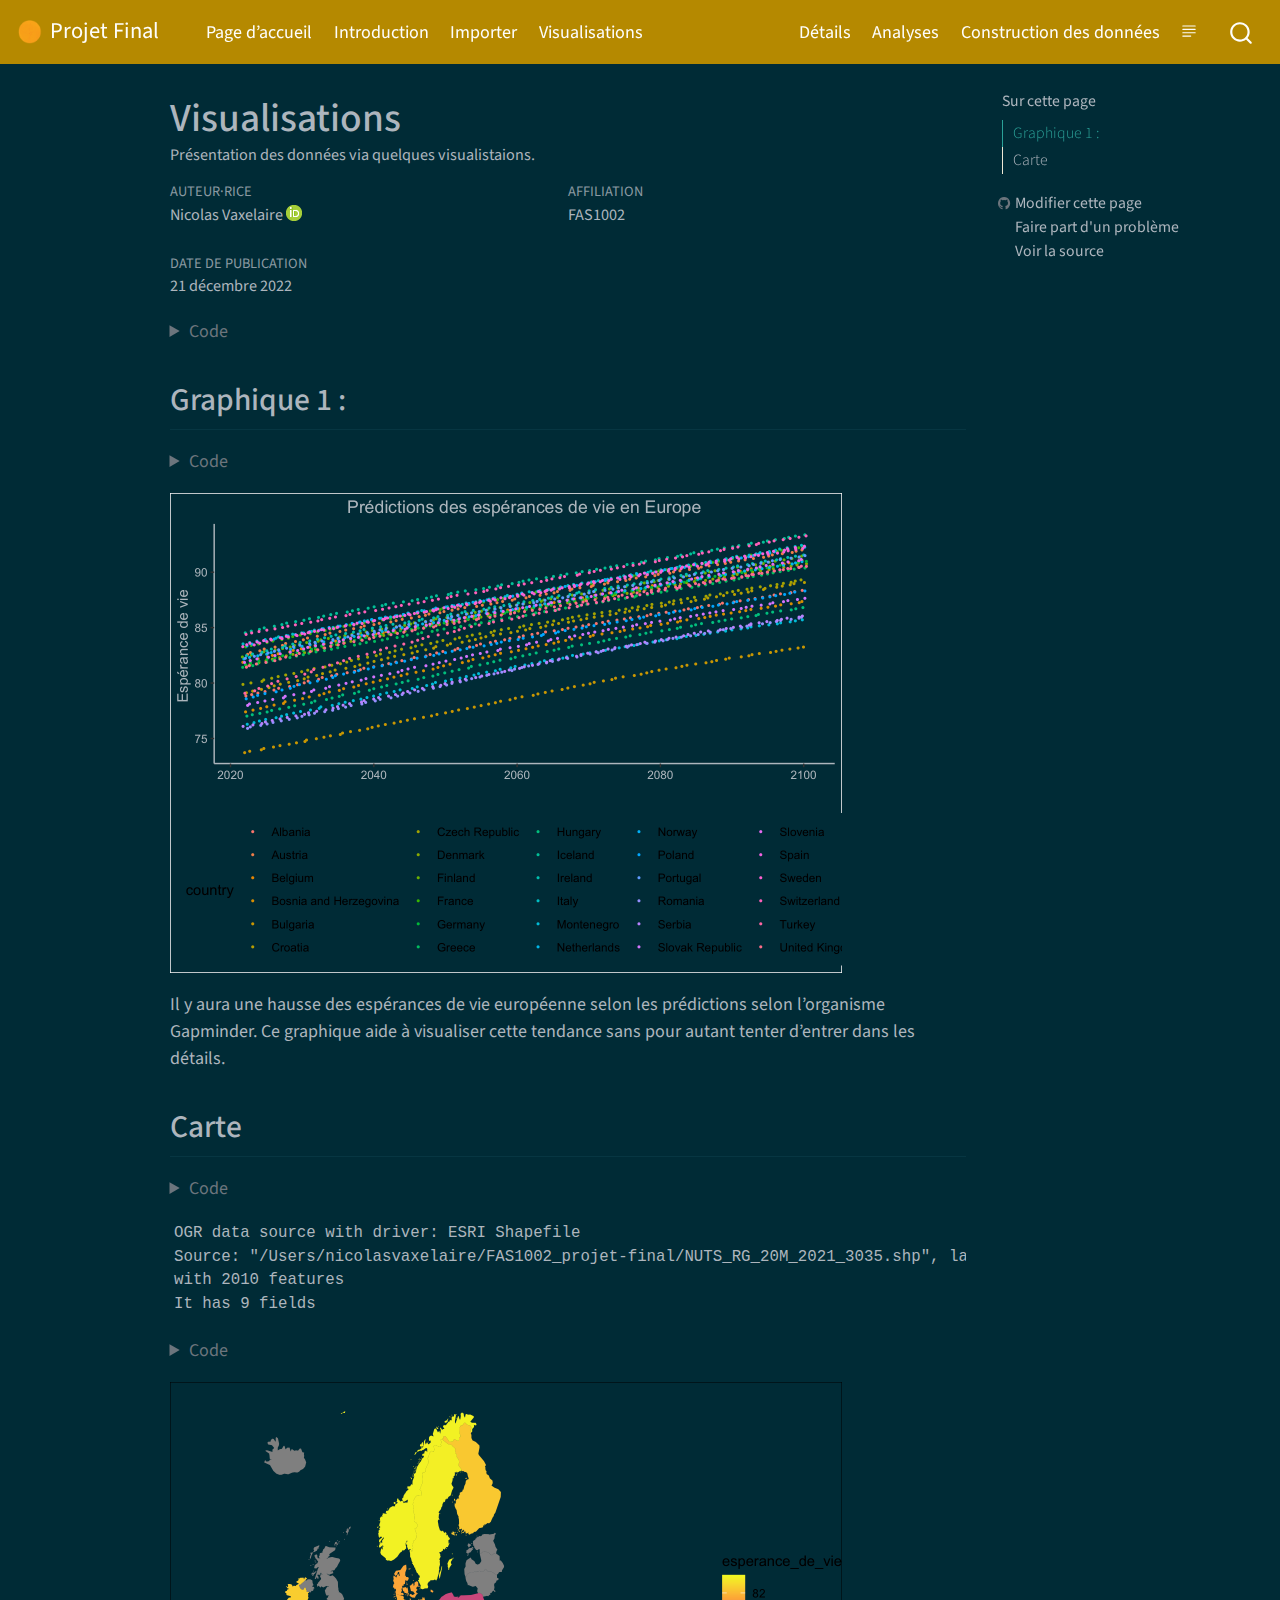
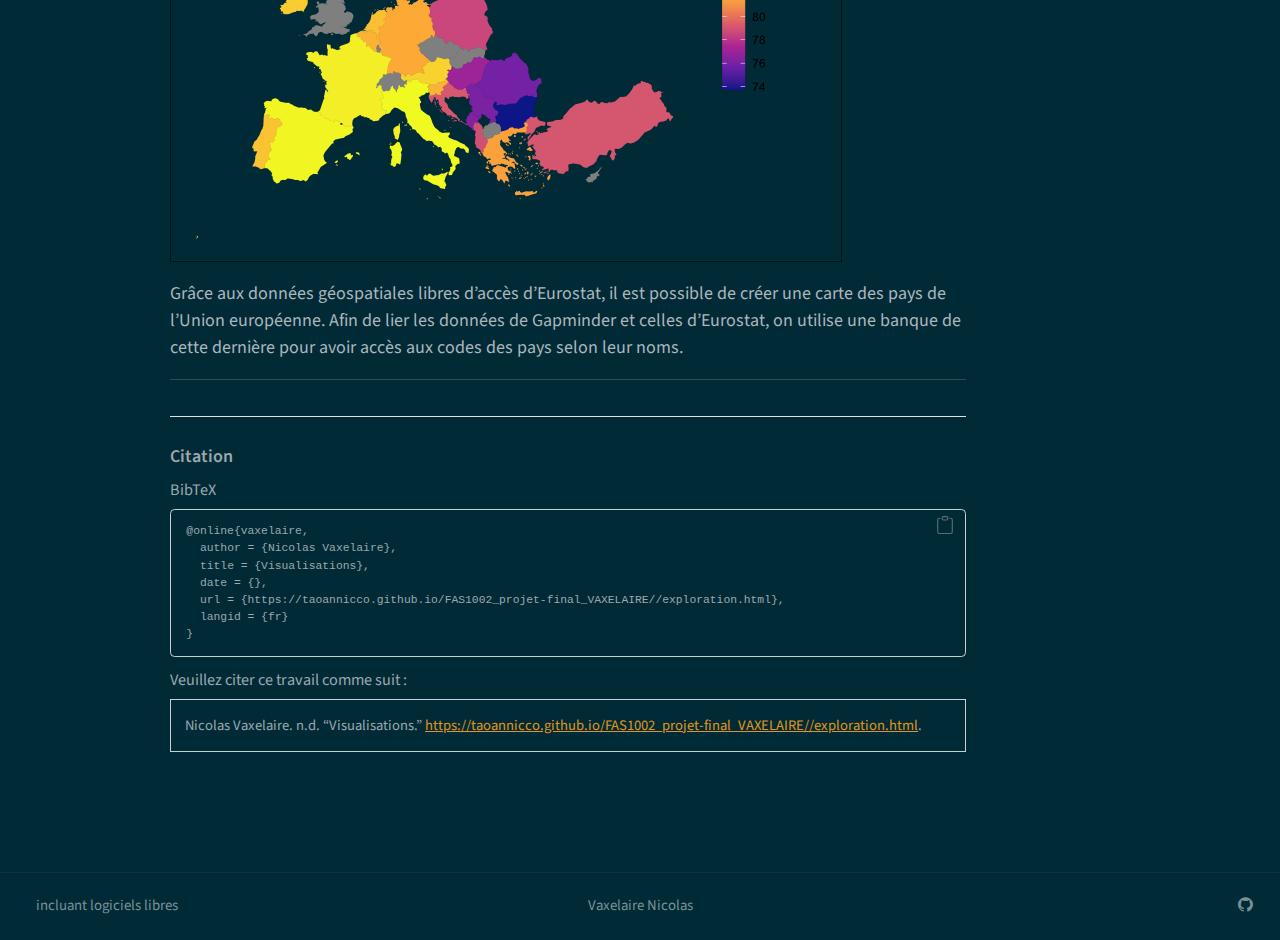
<file: exploration.html>
<!DOCTYPE html>
<html xmlns="http://www.w3.org/1999/xhtml" lang="fr" xml:lang="fr"><head>

<meta charset="utf-8">
<meta name="generator" content="quarto-1.2.313">

<meta name="viewport" content="width=device-width, initial-scale=1.0, user-scalable=yes">

<meta name="author" content="Nicolas Vaxelaire">
<meta name="description" content="Présentation des données via quelques visualistaions.">

<title>Projet Final - Visualisations</title>
<style>
code{white-space: pre-wrap;}
span.smallcaps{font-variant: small-caps;}
div.columns{display: flex; gap: min(4vw, 1.5em);}
div.column{flex: auto; overflow-x: auto;}
div.hanging-indent{margin-left: 1.5em; text-indent: -1.5em;}
ul.task-list{list-style: none;}
ul.task-list li input[type="checkbox"] {
  width: 0.8em;
  margin: 0 0.8em 0.2em -1.6em;
  vertical-align: middle;
}
pre > code.sourceCode { white-space: pre; position: relative; }
pre > code.sourceCode > span { display: inline-block; line-height: 1.25; }
pre > code.sourceCode > span:empty { height: 1.2em; }
.sourceCode { overflow: visible; }
code.sourceCode > span { color: inherit; text-decoration: inherit; }
div.sourceCode { margin: 1em 0; }
pre.sourceCode { margin: 0; }
@media screen {
div.sourceCode { overflow: auto; }
}
@media print {
pre > code.sourceCode { white-space: pre-wrap; }
pre > code.sourceCode > span { text-indent: -5em; padding-left: 5em; }
}
pre.numberSource code
  { counter-reset: source-line 0; }
pre.numberSource code > span
  { position: relative; left: -4em; counter-increment: source-line; }
pre.numberSource code > span > a:first-child::before
  { content: counter(source-line);
    position: relative; left: -1em; text-align: right; vertical-align: baseline;
    border: none; display: inline-block;
    -webkit-touch-callout: none; -webkit-user-select: none;
    -khtml-user-select: none; -moz-user-select: none;
    -ms-user-select: none; user-select: none;
    padding: 0 4px; width: 4em;
    color: #aaaaaa;
  }
pre.numberSource { margin-left: 3em; border-left: 1px solid #aaaaaa;  padding-left: 4px; }
div.sourceCode
  {   }
@media screen {
pre > code.sourceCode > span > a:first-child::before { text-decoration: underline; }
}
code span.al { color: #ff0000; font-weight: bold; } /* Alert */
code span.an { color: #60a0b0; font-weight: bold; font-style: italic; } /* Annotation */
code span.at { color: #7d9029; } /* Attribute */
code span.bn { color: #40a070; } /* BaseN */
code span.bu { color: #008000; } /* BuiltIn */
code span.cf { color: #007020; font-weight: bold; } /* ControlFlow */
code span.ch { color: #4070a0; } /* Char */
code span.cn { color: #880000; } /* Constant */
code span.co { color: #60a0b0; font-style: italic; } /* Comment */
code span.cv { color: #60a0b0; font-weight: bold; font-style: italic; } /* CommentVar */
code span.do { color: #ba2121; font-style: italic; } /* Documentation */
code span.dt { color: #902000; } /* DataType */
code span.dv { color: #40a070; } /* DecVal */
code span.er { color: #ff0000; font-weight: bold; } /* Error */
code span.ex { } /* Extension */
code span.fl { color: #40a070; } /* Float */
code span.fu { color: #06287e; } /* Function */
code span.im { color: #008000; font-weight: bold; } /* Import */
code span.in { color: #60a0b0; font-weight: bold; font-style: italic; } /* Information */
code span.kw { color: #007020; font-weight: bold; } /* Keyword */
code span.op { color: #666666; } /* Operator */
code span.ot { color: #007020; } /* Other */
code span.pp { color: #bc7a00; } /* Preprocessor */
code span.sc { color: #4070a0; } /* SpecialChar */
code span.ss { color: #bb6688; } /* SpecialString */
code span.st { color: #4070a0; } /* String */
code span.va { color: #19177c; } /* Variable */
code span.vs { color: #4070a0; } /* VerbatimString */
code span.wa { color: #60a0b0; font-weight: bold; font-style: italic; } /* Warning */
</style>


<script src="site_libs/quarto-nav/quarto-nav.js"></script>
<script src="site_libs/quarto-nav/headroom.min.js"></script>
<script src="site_libs/clipboard/clipboard.min.js"></script>
<script src="site_libs/quarto-search/autocomplete.umd.js"></script>
<script src="site_libs/quarto-search/fuse.min.js"></script>
<script src="site_libs/quarto-search/quarto-search.js"></script>
<meta name="quarto:offset" content="./">
<link href=".//assets/img/sun.png" rel="icon" type="image/png">
<script src="site_libs/quarto-html/quarto.js"></script>
<script src="site_libs/quarto-html/popper.min.js"></script>
<script src="site_libs/quarto-html/tippy.umd.min.js"></script>
<script src="site_libs/quarto-html/anchor.min.js"></script>
<link href="site_libs/quarto-html/tippy.css" rel="stylesheet">
<link href="site_libs/quarto-html/quarto-syntax-highlighting-dark.css" rel="stylesheet" id="quarto-text-highlighting-styles">
<script src="site_libs/bootstrap/bootstrap.min.js"></script>
<link href="site_libs/bootstrap/bootstrap-icons.css" rel="stylesheet">
<link href="site_libs/bootstrap/bootstrap.min.css" rel="stylesheet" id="quarto-bootstrap" data-mode="dark">
<script id="quarto-search-options" type="application/json">{
  "location": "navbar",
  "copy-button": false,
  "collapse-after": 3,
  "panel-placement": "end",
  "type": "overlay",
  "limit": 20,
  "language": {
    "search-no-results-text": "Pas de résultats",
    "search-matching-documents-text": "documents trouvés",
    "search-copy-link-title": "Copier le lien vers la recherche",
    "search-hide-matches-text": "Cacher les correspondances additionnelles",
    "search-more-match-text": "correspondance de plus dans ce document",
    "search-more-matches-text": "correspondances de plus dans ce document",
    "search-clear-button-title": "Effacer",
    "search-detached-cancel-button-title": "Annuler",
    "search-submit-button-title": "Envoyer"
  }
}</script>
<style>html{ scroll-behavior: smooth; }</style>


</head>

<body class="nav-fixed">

<div id="quarto-search-results"></div>
  <header id="quarto-header" class="headroom fixed-top">
    <nav class="navbar navbar-expand-lg navbar-dark ">
      <div class="navbar-container container-fluid">
      <div class="navbar-brand-container">
    <a href="./index.html" class="navbar-brand navbar-brand-logo">
    <img src="./assets/img/sun.png" alt="Logo libre de droit - SOLEIL" class="navbar-logo">
    </a>
    <a class="navbar-brand" href="./index.html">
    <span class="navbar-title">Projet Final</span>
    </a>
  </div>
          <button class="navbar-toggler" type="button" data-bs-toggle="collapse" data-bs-target="#navbarCollapse" aria-controls="navbarCollapse" aria-expanded="false" aria-label="Toggle navigation" onclick="if (window.quartoToggleHeadroom) { window.quartoToggleHeadroom(); }">
  <span class="navbar-toggler-icon"></span>
</button>
          <div class="collapse navbar-collapse" id="navbarCollapse">
            <ul class="navbar-nav navbar-nav-scroll me-auto">
  <li class="nav-item">
    <a class="nav-link" href="./index.html">
 <span class="menu-text">Page d’accueil</span></a>
  </li>  
  <li class="nav-item">
    <a class="nav-link" href="./intro.html">
 <span class="menu-text">Introduction</span></a>
  </li>  
  <li class="nav-item">
    <a class="nav-link" href="./import.html">
 <span class="menu-text">Importer</span></a>
  </li>  
  <li class="nav-item">
    <a class="nav-link active" href="./exploration.html" aria-current="page">
 <span class="menu-text">Visualisations</span></a>
  </li>  
</ul>
            <ul class="navbar-nav navbar-nav-scroll ms-auto">
  <li class="nav-item">
    <a class="nav-link" href="./a-propos.html">
 <span class="menu-text">Détails</span></a>
  </li>  
  <li class="nav-item">
    <a class="nav-link" href="./analyses.html">
 <span class="menu-text">Analyses</span></a>
  </li>  
  <li class="nav-item">
    <a class="nav-link" href="./manipulation.html">
 <span class="menu-text">Construction des données</span></a>
  </li>  
</ul>
              <div class="quarto-toggle-container">
                  <a href="" class="quarto-reader-toggle nav-link" onclick="window.quartoToggleReader(); return false;" title="Toggle reader mode">
  <div class="quarto-reader-toggle-btn">
  <i class="bi"></i>
  </div>
</a>
              </div>
              <div id="quarto-search" class="" title="Search"></div>
          </div> <!-- /navcollapse -->
      </div> <!-- /container-fluid -->
    </nav>
</header>
<!-- content -->
<div id="quarto-content" class="quarto-container page-columns page-rows-contents page-layout-article page-navbar">
<!-- sidebar -->
<!-- margin-sidebar -->
    <div id="quarto-margin-sidebar" class="sidebar margin-sidebar">
        <nav id="TOC" role="doc-toc" class="toc-active">
    <h2 id="toc-title">Sur cette page</h2>
   
  <ul>
  <li><a href="#graphique-1" id="toc-graphique-1" class="nav-link active" data-scroll-target="#graphique-1">Graphique 1 :</a></li>
  <li><a href="#carte" id="toc-carte" class="nav-link" data-scroll-target="#carte">Carte</a></li>
  </ul>
<div class="toc-actions"><div><i class="bi bi-github"></i></div><div class="action-links"><p><a href="https://github.com/taoannicco/FAS1002_projet-final_VAXELAIRE/edit/main/exploration.qmd" class="toc-action">Modifier cette page</a></p><p><a href="https://github.com/taoannicco/FAS1002_projet-final_VAXELAIRE/issues/new" class="toc-action">Faire part d'un problème</a></p><p><a href="https://github.com/taoannicco/FAS1002_projet-final_VAXELAIRE/blob/main/exploration.qmd" class="toc-action">Voir la source</a></p></div></div></nav>
    </div>
<!-- main -->
<main class="content" id="quarto-document-content">

<header id="title-block-header" class="quarto-title-block default">
<div class="quarto-title">
<h1 class="title">Visualisations</h1>
</div>

<div>
  <div class="description">
    <p>Présentation des données via quelques visualistaions.</p>
  </div>
</div>

<div class="quarto-title-meta-author">
  <div class="quarto-title-meta-heading">Auteur·rice</div>
  <div class="quarto-title-meta-heading">Affiliation</div>
  
    <div class="quarto-title-meta-contents">
    <a href="https://github.com/taoannicco">Nicolas Vaxelaire</a> <a href="https://orcid.org/0000-0000-0000-0000" class="quarto-title-author-orcid"> <img src="[data-uri]"></a>
  </div>
    <div class="quarto-title-meta-contents">
        <p class="affiliation">
            <a href="https://FAS1002.github.io/A22">
            FAS1002
            </a>
          </p>
      </div>
    </div>

<div class="quarto-title-meta">

      
    <div>
    <div class="quarto-title-meta-heading">Date de publication</div>
    <div class="quarto-title-meta-contents">
      <p class="date">21 décembre 2022</p>
    </div>
  </div>
  
    
  </div>
  

</header>

<div class="cell">
<details>
<summary>Code</summary>
<div class="sourceCode cell-code" id="cb1"><pre class="sourceCode r code-with-copy"><code class="sourceCode r"><span id="cb1-1"><a href="#cb1-1" aria-hidden="true" tabindex="-1"></a><span class="fu">library</span>(ggplot2)</span>
<span id="cb1-2"><a href="#cb1-2" aria-hidden="true" tabindex="-1"></a><span class="fu">library</span>(googlesheets4)</span>
<span id="cb1-3"><a href="#cb1-3" aria-hidden="true" tabindex="-1"></a><span class="fu">library</span>(readxl)</span>
<span id="cb1-4"><a href="#cb1-4" aria-hidden="true" tabindex="-1"></a><span class="fu">library</span>(lubridate)</span>
<span id="cb1-5"><a href="#cb1-5" aria-hidden="true" tabindex="-1"></a><span class="fu">library</span>(magrittr)</span>
<span id="cb1-6"><a href="#cb1-6" aria-hidden="true" tabindex="-1"></a><span class="fu">library</span>(tidyverse)</span>
<span id="cb1-7"><a href="#cb1-7" aria-hidden="true" tabindex="-1"></a><span class="fu">library</span>(dplyr)</span>
<span id="cb1-8"><a href="#cb1-8" aria-hidden="true" tabindex="-1"></a><span class="fu">library</span>(tidyverse)</span>
<span id="cb1-9"><a href="#cb1-9" aria-hidden="true" tabindex="-1"></a><span class="fu">library</span>(rgdal)</span>
<span id="cb1-10"><a href="#cb1-10" aria-hidden="true" tabindex="-1"></a><span class="fu">library</span>(rmapshaper)</span>
<span id="cb1-11"><a href="#cb1-11" aria-hidden="true" tabindex="-1"></a><span class="fu">library</span>(sp)</span>
<span id="cb1-12"><a href="#cb1-12" aria-hidden="true" tabindex="-1"></a><span class="fu">library</span>(sf)</span>
<span id="cb1-13"><a href="#cb1-13" aria-hidden="true" tabindex="-1"></a><span class="fu">library</span>(broom)</span>
<span id="cb1-14"><a href="#cb1-14" aria-hidden="true" tabindex="-1"></a><span class="fu">library</span>(maps)</span>
<span id="cb1-15"><a href="#cb1-15" aria-hidden="true" tabindex="-1"></a><span class="fu">library</span>(rworldmap)</span>
<span id="cb1-16"><a href="#cb1-16" aria-hidden="true" tabindex="-1"></a><span class="fu">library</span>(rnaturalearth)</span>
<span id="cb1-17"><a href="#cb1-17" aria-hidden="true" tabindex="-1"></a><span class="fu">library</span>(rnaturalearthdata)</span>
<span id="cb1-18"><a href="#cb1-18" aria-hidden="true" tabindex="-1"></a><span class="fu">library</span>(gridBase)</span>
<span id="cb1-19"><a href="#cb1-19" aria-hidden="true" tabindex="-1"></a><span class="fu">library</span>(lessR)</span>
<span id="cb1-20"><a href="#cb1-20" aria-hidden="true" tabindex="-1"></a><span class="fu">library</span>(ggrepel)</span></code><button title="Copier vers le presse-papier" class="code-copy-button"><i class="bi"></i></button></pre></div>
</details>
</div>
<section id="graphique-1" class="level2">
<h2 class="anchored" data-anchor-id="graphique-1">Graphique 1 :</h2>
<div class="cell">
<details>
<summary>Code</summary>
<div class="sourceCode cell-code" id="cb2"><pre class="sourceCode r code-with-copy"><code class="sourceCode r"><span id="cb2-1"><a href="#cb2-1" aria-hidden="true" tabindex="-1"></a>data_life <span class="ot">&lt;-</span> <span class="fu">read_sheet</span>(<span class="st">"https://docs.google.com/spreadsheets/d/1RheSon1-q4vFc3AGyupVPH6ptEByE-VtnjOCselU0PE/edit#gid=176703676"</span>, <span class="at">sheet =</span> <span class="dv">4</span>)</span>
<span id="cb2-2"><a href="#cb2-2" aria-hidden="true" tabindex="-1"></a><span class="fu">colnames</span>(data_life) <span class="ot">&lt;-</span> <span class="fu">c</span>(<span class="st">"country_code"</span>,<span class="st">"country"</span>,<span class="st">"annee"</span>,<span class="st">"esperance_de_vie"</span>)</span>
<span id="cb2-3"><a href="#cb2-3" aria-hidden="true" tabindex="-1"></a></span>
<span id="cb2-4"><a href="#cb2-4" aria-hidden="true" tabindex="-1"></a>gap_tsv <span class="ot">&lt;-</span> <span class="fu">system.file</span>(<span class="st">"extdata"</span>, <span class="st">"gapminder.tsv"</span>, <span class="at">package =</span> <span class="st">"gapminder"</span>)</span>
<span id="cb2-5"><a href="#cb2-5" aria-hidden="true" tabindex="-1"></a>table_continent <span class="ot">&lt;-</span> <span class="fu">read.delim</span>(gap_tsv)</span>
<span id="cb2-6"><a href="#cb2-6" aria-hidden="true" tabindex="-1"></a>table_continent <span class="ot">&lt;-</span> table_continent[,<span class="fu">c</span>( <span class="st">"country"</span>, <span class="st">"continent"</span>)]</span>
<span id="cb2-7"><a href="#cb2-7" aria-hidden="true" tabindex="-1"></a></span>
<span id="cb2-8"><a href="#cb2-8" aria-hidden="true" tabindex="-1"></a>data_life <span class="ot">&lt;-</span> <span class="fu">left_join</span>(table_continent, data_life, <span class="at">by =</span> <span class="st">"country"</span>)</span>
<span id="cb2-9"><a href="#cb2-9" aria-hidden="true" tabindex="-1"></a>europe_data <span class="ot">&lt;-</span> data_life <span class="sc">|&gt;</span></span>
<span id="cb2-10"><a href="#cb2-10" aria-hidden="true" tabindex="-1"></a>    <span class="fu">filter</span>(continent <span class="sc">==</span> <span class="st">"Europe"</span>)</span>
<span id="cb2-11"><a href="#cb2-11" aria-hidden="true" tabindex="-1"></a>europe_data <span class="ot">&lt;-</span> europe_data <span class="sc">|&gt;</span> </span>
<span id="cb2-12"><a href="#cb2-12" aria-hidden="true" tabindex="-1"></a>    <span class="fu">filter</span>(annee <span class="sc">&gt;=</span> <span class="dv">2022</span>)</span>
<span id="cb2-13"><a href="#cb2-13" aria-hidden="true" tabindex="-1"></a></span>
<span id="cb2-14"><a href="#cb2-14" aria-hidden="true" tabindex="-1"></a></span>
<span id="cb2-15"><a href="#cb2-15" aria-hidden="true" tabindex="-1"></a>europe_data <span class="ot">&lt;-</span> europe_data <span class="sc">|&gt;</span> </span>
<span id="cb2-16"><a href="#cb2-16" aria-hidden="true" tabindex="-1"></a>    <span class="fu">distinct</span>(esperance_de_vie, country, annee, country_code)</span>
<span id="cb2-17"><a href="#cb2-17" aria-hidden="true" tabindex="-1"></a>graphique1 <span class="ot">&lt;-</span> <span class="fu">ggplot</span>(<span class="at">data =</span> europe_data, <span class="at">mapping =</span> <span class="fu">aes</span>(<span class="at">x =</span> annee, <span class="at">y =</span> esperance_de_vie, <span class="at">color =</span> country, <span class="at">group =</span> country))<span class="sc">+</span><span class="fu">geom_jitter</span>(<span class="at">size =</span> .<span class="dv">4</span>)</span>
<span id="cb2-18"><a href="#cb2-18" aria-hidden="true" tabindex="-1"></a>graphique1 <span class="sc">+</span></span>
<span id="cb2-19"><a href="#cb2-19" aria-hidden="true" tabindex="-1"></a>    <span class="fu">labs</span>(</span>
<span id="cb2-20"><a href="#cb2-20" aria-hidden="true" tabindex="-1"></a>        <span class="at">x =</span> <span class="st">""</span>,</span>
<span id="cb2-21"><a href="#cb2-21" aria-hidden="true" tabindex="-1"></a>    <span class="at">y =</span> <span class="st">"Espérance de vie "</span>,</span>
<span id="cb2-22"><a href="#cb2-22" aria-hidden="true" tabindex="-1"></a>    <span class="at">title =</span> <span class="st">"Prédictions des espérances de vie en Europe"</span></span>
<span id="cb2-23"><a href="#cb2-23" aria-hidden="true" tabindex="-1"></a>  ) <span class="sc">+</span></span>
<span id="cb2-24"><a href="#cb2-24" aria-hidden="true" tabindex="-1"></a>  <span class="fu">theme_classic</span>()<span class="sc">+</span></span>
<span id="cb2-25"><a href="#cb2-25" aria-hidden="true" tabindex="-1"></a>  <span class="fu">theme</span>(<span class="at">legend.position =</span> <span class="st">"bottom"</span>)<span class="sc">+</span></span>
<span id="cb2-26"><a href="#cb2-26" aria-hidden="true" tabindex="-1"></a>  <span class="fu">theme</span>(<span class="at">plot.background=</span><span class="fu">element_rect</span>(<span class="at">fill =</span> <span class="st">"#012b36"</span>),</span>
<span id="cb2-27"><a href="#cb2-27" aria-hidden="true" tabindex="-1"></a>        <span class="at">legend.background =</span> <span class="fu">element_rect</span>(<span class="at">fill =</span> <span class="st">"#012b36"</span>, <span class="at">color =</span> <span class="cn">NA</span>),</span>
<span id="cb2-28"><a href="#cb2-28" aria-hidden="true" tabindex="-1"></a>         <span class="at">panel.background =</span> <span class="fu">element_rect</span>(<span class="at">fill =</span> <span class="st">"#012b36"</span>),</span>
<span id="cb2-29"><a href="#cb2-29" aria-hidden="true" tabindex="-1"></a>  <span class="at">plot.title =</span> <span class="fu">element_text</span>(<span class="at">hjust =</span> <span class="fl">0.5</span>, <span class="at">color =</span> <span class="st">"#ACB6BD"</span>))<span class="sc">+</span></span>
<span id="cb2-30"><a href="#cb2-30" aria-hidden="true" tabindex="-1"></a>  <span class="fu">theme</span>(<span class="at">axis.text =</span> <span class="fu">element_text</span>(<span class="at">colour =</span> <span class="st">"#ACB6BD"</span>))<span class="sc">+</span></span>
<span id="cb2-31"><a href="#cb2-31" aria-hidden="true" tabindex="-1"></a>  <span class="fu">theme</span>(<span class="at">plot.background=</span><span class="fu">element_rect</span>(<span class="at">fill =</span> <span class="st">"#012b36"</span>))<span class="sc">+</span></span>
<span id="cb2-32"><a href="#cb2-32" aria-hidden="true" tabindex="-1"></a>    <span class="fu">theme</span>(<span class="at">axis.line =</span> <span class="fu">element_line</span>(<span class="at">colour =</span> <span class="st">"#ACB6BD"</span>))<span class="sc">+</span></span>
<span id="cb2-33"><a href="#cb2-33" aria-hidden="true" tabindex="-1"></a>    <span class="fu">theme</span>(<span class="at">axis.text.x =</span> <span class="fu">element_text</span>(<span class="at">colour =</span> <span class="st">"#ACB6BD"</span>))<span class="sc">+</span></span>
<span id="cb2-34"><a href="#cb2-34" aria-hidden="true" tabindex="-1"></a>    <span class="fu">theme</span>(<span class="at">axis.title.y  =</span> <span class="fu">element_text</span>(<span class="at">colour =</span> <span class="st">"#ACB6BD"</span>))</span></code><button title="Copier vers le presse-papier" class="code-copy-button"><i class="bi"></i></button></pre></div>
</details>
<div class="cell-output-display">
<p><img src="exploration_files/figure-html/unnamed-chunk-1-1.png" class="img-fluid" width="672"></p>
</div>
</div>
<p>Il y aura une hausse des espérances de vie européenne selon les prédictions selon l’organisme Gapminder. Ce graphique aide à visualiser cette tendance sans pour autant tenter d’entrer dans les détails.</p>
</section>
<section id="carte" class="level2">
<h2 class="anchored" data-anchor-id="carte">Carte</h2>
<div class="cell">
<details>
<summary>Code</summary>
<div class="sourceCode cell-code" id="cb3"><pre class="sourceCode r code-with-copy"><code class="sourceCode r"><span id="cb3-1"><a href="#cb3-1" aria-hidden="true" tabindex="-1"></a>europe <span class="ot">&lt;-</span> <span class="fu">readOGR</span>(<span class="at">dsn =</span> <span class="st">"NUTS_RG_20M_2021_3035.shp"</span>,</span>
<span id="cb3-2"><a href="#cb3-2" aria-hidden="true" tabindex="-1"></a>                  <span class="at">layer =</span> <span class="st">"NUTS_RG_20M_2021_3035"</span>)</span></code><button title="Copier vers le presse-papier" class="code-copy-button"><i class="bi"></i></button></pre></div>
</details>
<div class="cell-output cell-output-stdout">
<pre><code>OGR data source with driver: ESRI Shapefile 
Source: "/Users/nicolasvaxelaire/FAS1002_projet-final/NUTS_RG_20M_2021_3035.shp", layer: "NUTS_RG_20M_2021_3035"
with 2010 features
It has 9 fields</code></pre>
</div>
<details>
<summary>Code</summary>
<div class="sourceCode cell-code" id="cb5"><pre class="sourceCode r code-with-copy"><code class="sourceCode r"><span id="cb5-1"><a href="#cb5-1" aria-hidden="true" tabindex="-1"></a>european_table <span class="ot">&lt;-</span> <span class="fu">tidy</span>(<span class="at">x =</span> europe, <span class="at">region =</span> <span class="st">"CNTR_CODE"</span>)</span>
<span id="cb5-2"><a href="#cb5-2" aria-hidden="true" tabindex="-1"></a><span class="fu">colnames</span>(european_table) <span class="ot">&lt;-</span> <span class="fu">c</span>(<span class="st">"long"</span>,<span class="st">"lat"</span>,<span class="st">"order"</span>,<span class="st">"hole"</span>,<span class="st">"piece"</span>,<span class="st">"group"</span>,<span class="st">"pays"</span>)</span>
<span id="cb5-3"><a href="#cb5-3" aria-hidden="true" tabindex="-1"></a></span>
<span id="cb5-4"><a href="#cb5-4" aria-hidden="true" tabindex="-1"></a>europe_carte <span class="ot">&lt;-</span> <span class="fu">ggplot</span>(<span class="at">data =</span> european_table, <span class="fu">aes</span>(<span class="at">x =</span> long, <span class="at">y =</span> lat, <span class="at">group =</span> group))<span class="sc">+</span> </span>
<span id="cb5-5"><a href="#cb5-5" aria-hidden="true" tabindex="-1"></a>  <span class="fu">geom_polygon</span>()<span class="sc">+</span></span>
<span id="cb5-6"><a href="#cb5-6" aria-hidden="true" tabindex="-1"></a>  <span class="fu">ylim</span>(<span class="dv">1000000</span>, <span class="dv">5500000</span>)<span class="sc">+</span></span>
<span id="cb5-7"><a href="#cb5-7" aria-hidden="true" tabindex="-1"></a>  <span class="fu">xlim</span>(<span class="dv">2000000</span>,<span class="dv">7500000</span>)<span class="sc">+</span></span>
<span id="cb5-8"><a href="#cb5-8" aria-hidden="true" tabindex="-1"></a>  <span class="fu">theme_void</span>()</span>
<span id="cb5-9"><a href="#cb5-9" aria-hidden="true" tabindex="-1"></a>europe_data <span class="ot">&lt;-</span> data_life <span class="sc">|&gt;</span></span>
<span id="cb5-10"><a href="#cb5-10" aria-hidden="true" tabindex="-1"></a>    <span class="fu">filter</span>(continent <span class="sc">==</span> <span class="st">"Europe"</span>)</span>
<span id="cb5-11"><a href="#cb5-11" aria-hidden="true" tabindex="-1"></a>europe_data <span class="ot">&lt;-</span> europe_data <span class="sc">|&gt;</span> </span>
<span id="cb5-12"><a href="#cb5-12" aria-hidden="true" tabindex="-1"></a>    <span class="fu">filter</span>(annee <span class="sc">==</span> <span class="dv">2022</span>)</span>
<span id="cb5-13"><a href="#cb5-13" aria-hidden="true" tabindex="-1"></a></span>
<span id="cb5-14"><a href="#cb5-14" aria-hidden="true" tabindex="-1"></a></span>
<span id="cb5-15"><a href="#cb5-15" aria-hidden="true" tabindex="-1"></a>europe_data <span class="ot">&lt;-</span> europe_data <span class="sc">|&gt;</span> </span>
<span id="cb5-16"><a href="#cb5-16" aria-hidden="true" tabindex="-1"></a>    <span class="fu">distinct</span>(esperance_de_vie, country, annee, country_code)</span>
<span id="cb5-17"><a href="#cb5-17" aria-hidden="true" tabindex="-1"></a></span>
<span id="cb5-18"><a href="#cb5-18" aria-hidden="true" tabindex="-1"></a>esperance_2022 <span class="ot">&lt;-</span> europe_data</span>
<span id="cb5-19"><a href="#cb5-19" aria-hidden="true" tabindex="-1"></a><span class="fu">colnames</span>(esperance_2022) <span class="ot">&lt;-</span> <span class="fu">c</span>(<span class="st">"country_name"</span>,<span class="st">"country_code"</span>,<span class="st">"Annee"</span>,<span class="st">"esperance_de_vie"</span>)</span>
<span id="cb5-20"><a href="#cb5-20" aria-hidden="true" tabindex="-1"></a></span>
<span id="cb5-21"><a href="#cb5-21" aria-hidden="true" tabindex="-1"></a>country_totals <span class="ot">&lt;-</span> readr<span class="sc">::</span><span class="fu">read_csv</span>(<span class="st">'https://raw.githubusercontent.com/rfordatascience/tidytuesday/master/data/2020/2020-08-04/country_totals.csv'</span>)</span>
<span id="cb5-22"><a href="#cb5-22" aria-hidden="true" tabindex="-1"></a>table_pays <span class="ot">&lt;-</span> country_totals[,<span class="fu">c</span>( <span class="st">"country"</span>, <span class="st">"country_name"</span>)]</span>
<span id="cb5-23"><a href="#cb5-23" aria-hidden="true" tabindex="-1"></a><span class="fu">colnames</span>(table_pays) <span class="ot">&lt;-</span> <span class="fu">c</span>(<span class="st">"country_code"</span>,<span class="st">"country_name"</span>)</span>
<span id="cb5-24"><a href="#cb5-24" aria-hidden="true" tabindex="-1"></a><span class="fu">colnames</span>(european_table) <span class="ot">&lt;-</span> <span class="fu">c</span>(<span class="st">"long"</span>,<span class="st">"lat"</span>,<span class="st">"order"</span>,<span class="st">"hole"</span>,<span class="st">"piece"</span>,<span class="st">"group"</span>,<span class="st">"country_code"</span>)</span>
<span id="cb5-25"><a href="#cb5-25" aria-hidden="true" tabindex="-1"></a></span>
<span id="cb5-26"><a href="#cb5-26" aria-hidden="true" tabindex="-1"></a></span>
<span id="cb5-27"><a href="#cb5-27" aria-hidden="true" tabindex="-1"></a></span>
<span id="cb5-28"><a href="#cb5-28" aria-hidden="true" tabindex="-1"></a>europe <span class="ot">&lt;-</span> <span class="fu">left_join</span>(european_table,table_pays, <span class="at">by =</span> <span class="st">"country_code"</span>)</span>
<span id="cb5-29"><a href="#cb5-29" aria-hidden="true" tabindex="-1"></a>europe <span class="ot">&lt;-</span> <span class="fu">left_join</span>(europe, esperance_2022, <span class="at">by =</span><span class="st">"country_name"</span>)</span>
<span id="cb5-30"><a href="#cb5-30" aria-hidden="true" tabindex="-1"></a></span>
<span id="cb5-31"><a href="#cb5-31" aria-hidden="true" tabindex="-1"></a>europe_carte <span class="ot">&lt;-</span> <span class="fu">ggplot</span>(<span class="at">data =</span> europe, <span class="fu">aes</span>(<span class="at">x =</span> long, <span class="at">y =</span> lat, <span class="at">group =</span> group))<span class="sc">+</span> </span>
<span id="cb5-32"><a href="#cb5-32" aria-hidden="true" tabindex="-1"></a>  <span class="fu">geom_polygon</span>(<span class="fu">aes</span>(<span class="at">fill =</span> esperance_de_vie))<span class="sc">+</span></span>
<span id="cb5-33"><a href="#cb5-33" aria-hidden="true" tabindex="-1"></a>  <span class="fu">ylim</span>(<span class="dv">1000000</span>, <span class="dv">5500000</span>)<span class="sc">+</span></span>
<span id="cb5-34"><a href="#cb5-34" aria-hidden="true" tabindex="-1"></a>  <span class="fu">xlim</span>(<span class="dv">2000000</span>,<span class="dv">7500000</span>)<span class="sc">+</span></span>
<span id="cb5-35"><a href="#cb5-35" aria-hidden="true" tabindex="-1"></a>  <span class="fu">theme_void</span>()<span class="sc">+</span></span>
<span id="cb5-36"><a href="#cb5-36" aria-hidden="true" tabindex="-1"></a>  <span class="fu">scale_fill_viridis_c</span>(<span class="at">option =</span> <span class="st">"plasma"</span>)<span class="sc">+</span></span>
<span id="cb5-37"><a href="#cb5-37" aria-hidden="true" tabindex="-1"></a>  <span class="fu">theme</span>(<span class="at">plot.background=</span><span class="fu">element_rect</span>(<span class="at">fill =</span> <span class="st">"#012b36"</span>))</span>
<span id="cb5-38"><a href="#cb5-38" aria-hidden="true" tabindex="-1"></a></span>
<span id="cb5-39"><a href="#cb5-39" aria-hidden="true" tabindex="-1"></a>europe_carte</span></code><button title="Copier vers le presse-papier" class="code-copy-button"><i class="bi"></i></button></pre></div>
</details>
<div class="cell-output-display">
<p><img src="exploration_files/figure-html/unnamed-chunk-2-1.png" class="img-fluid" width="672"></p>
</div>
</div>
<p>Grâce aux données géospatiales libres d’accès d’Eurostat, il est possible de créer une carte des pays de l’Union européenne. Afin de lier les données de Gapminder et celles d’Eurostat, on utilise une banque de cette dernière pour avoir accès aux codes des pays selon leur noms.</p>
<hr>


</section>

<div id="quarto-appendix" class="default"><section class="quarto-appendix-contents"><h2 class="anchored quarto-appendix-heading">Citation</h2><div><div class="quarto-appendix-secondary-label">BibTeX</div><pre class="sourceCode code-with-copy quarto-appendix-bibtex"><code class="sourceCode bibtex">@online{vaxelaire,
  author = {Nicolas Vaxelaire},
  title = {Visualisations},
  date = {},
  url = {https://taoannicco.github.io/FAS1002_projet-final_VAXELAIRE//exploration.html},
  langid = {fr}
}
</code><button title="Copier vers le presse-papier" class="code-copy-button"><i class="bi"></i></button></pre><div class="quarto-appendix-secondary-label">Veuillez citer ce travail comme suit&nbsp;:</div><div id="ref-vaxelaire" class="csl-entry quarto-appendix-citeas" role="doc-biblioentry">
Nicolas Vaxelaire. n.d. <span>“Visualisations.”</span> <a href="https://taoannicco.github.io/FAS1002_projet-final_VAXELAIRE//exploration.html">https://taoannicco.github.io/FAS1002_projet-final_VAXELAIRE//exploration.html</a>.
</div></div></section></div></main> <!-- /main -->
<script id="quarto-html-after-body" type="application/javascript">
window.document.addEventListener("DOMContentLoaded", function (event) {
  const toggleBodyColorMode = (bsSheetEl) => {
    const mode = bsSheetEl.getAttribute("data-mode");
    const bodyEl = window.document.querySelector("body");
    if (mode === "dark") {
      bodyEl.classList.add("quarto-dark");
      bodyEl.classList.remove("quarto-light");
    } else {
      bodyEl.classList.add("quarto-light");
      bodyEl.classList.remove("quarto-dark");
    }
  }
  const toggleBodyColorPrimary = () => {
    const bsSheetEl = window.document.querySelector("link#quarto-bootstrap");
    if (bsSheetEl) {
      toggleBodyColorMode(bsSheetEl);
    }
  }
  toggleBodyColorPrimary();  
  const icon = "";
  const anchorJS = new window.AnchorJS();
  anchorJS.options = {
    placement: 'right',
    icon: icon
  };
  anchorJS.add('.anchored');
  const clipboard = new window.ClipboardJS('.code-copy-button', {
    target: function(trigger) {
      return trigger.previousElementSibling;
    }
  });
  clipboard.on('success', function(e) {
    // button target
    const button = e.trigger;
    // don't keep focus
    button.blur();
    // flash "checked"
    button.classList.add('code-copy-button-checked');
    var currentTitle = button.getAttribute("title");
    button.setAttribute("title", "Copié");
    let tooltip;
    if (window.bootstrap) {
      button.setAttribute("data-bs-toggle", "tooltip");
      button.setAttribute("data-bs-placement", "left");
      button.setAttribute("data-bs-title", "Copié");
      tooltip = new bootstrap.Tooltip(button, 
        { trigger: "manual", 
          customClass: "code-copy-button-tooltip",
          offset: [0, -8]});
      tooltip.show();    
    }
    setTimeout(function() {
      if (tooltip) {
        tooltip.hide();
        button.removeAttribute("data-bs-title");
        button.removeAttribute("data-bs-toggle");
        button.removeAttribute("data-bs-placement");
      }
      button.setAttribute("title", currentTitle);
      button.classList.remove('code-copy-button-checked');
    }, 1000);
    // clear code selection
    e.clearSelection();
  });
  function tippyHover(el, contentFn) {
    const config = {
      allowHTML: true,
      content: contentFn,
      maxWidth: 500,
      delay: 100,
      arrow: false,
      appendTo: function(el) {
          return el.parentElement;
      },
      interactive: true,
      interactiveBorder: 10,
      theme: 'quarto',
      placement: 'bottom-start'
    };
    window.tippy(el, config); 
  }
  const noterefs = window.document.querySelectorAll('a[role="doc-noteref"]');
  for (var i=0; i<noterefs.length; i++) {
    const ref = noterefs[i];
    tippyHover(ref, function() {
      // use id or data attribute instead here
      let href = ref.getAttribute('data-footnote-href') || ref.getAttribute('href');
      try { href = new URL(href).hash; } catch {}
      const id = href.replace(/^#\/?/, "");
      const note = window.document.getElementById(id);
      return note.innerHTML;
    });
  }
  const findCites = (el) => {
    const parentEl = el.parentElement;
    if (parentEl) {
      const cites = parentEl.dataset.cites;
      if (cites) {
        return {
          el,
          cites: cites.split(' ')
        };
      } else {
        return findCites(el.parentElement)
      }
    } else {
      return undefined;
    }
  };
  var bibliorefs = window.document.querySelectorAll('a[role="doc-biblioref"]');
  for (var i=0; i<bibliorefs.length; i++) {
    const ref = bibliorefs[i];
    const citeInfo = findCites(ref);
    if (citeInfo) {
      tippyHover(citeInfo.el, function() {
        var popup = window.document.createElement('div');
        citeInfo.cites.forEach(function(cite) {
          var citeDiv = window.document.createElement('div');
          citeDiv.classList.add('hanging-indent');
          citeDiv.classList.add('csl-entry');
          var biblioDiv = window.document.getElementById('ref-' + cite);
          if (biblioDiv) {
            citeDiv.innerHTML = biblioDiv.innerHTML;
          }
          popup.appendChild(citeDiv);
        });
        return popup.innerHTML;
      });
    }
  }
});
</script>
</div> <!-- /content -->
<footer class="footer">
  <div class="nav-footer">
    <div class="nav-footer-left"><a href="https://github.com/FAS1002/A22" class="nav-link">incluant logiciels libres</a></div>   
      <div class="nav-footer-center">
        <ul class="footer-items list-unstyled">
    <li class="nav-item">
    <a class="nav-link" href="mailto:vaxelairenico@gmail.com">Vaxelaire Nicolas</a>
  </li>  
</ul>
      </div>
    <div class="nav-footer-right">
      <ul class="footer-items list-unstyled">
    <li class="nav-item compact">
    <a class="nav-link" href="https://github.com/FAS1002/">
      <i class="bi bi-github" role="img" aria-label="GitHub du cours FAS1002">
</i> 
    </a>
  </li>  
</ul>
    </div>
  </div>
</footer>



<script src="site_libs/quarto-html/zenscroll-min.js"></script>
</body></html>
</file>
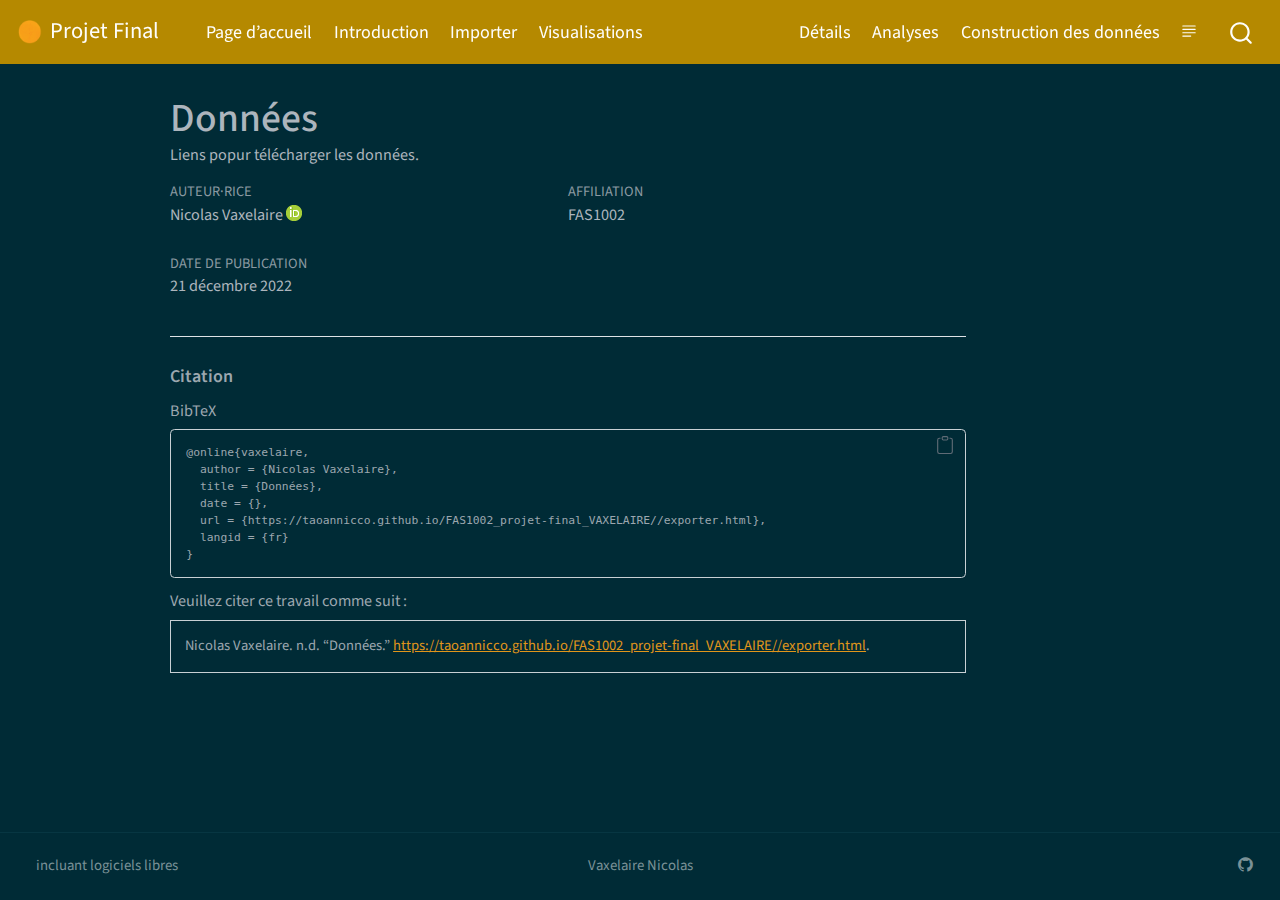
<file: exporter.html>
<!DOCTYPE html>
<html xmlns="http://www.w3.org/1999/xhtml" lang="fr" xml:lang="fr"><head>

<meta charset="utf-8">
<meta name="generator" content="quarto-1.2.280">

<meta name="viewport" content="width=device-width, initial-scale=1.0, user-scalable=yes">

<meta name="author" content="Nicolas Vaxelaire">
<meta name="description" content="Liens popur télécharger les données.">

<title>Projet Final - Données</title>
<style>
code{white-space: pre-wrap;}
span.smallcaps{font-variant: small-caps;}
div.columns{display: flex; gap: min(4vw, 1.5em);}
div.column{flex: auto; overflow-x: auto;}
div.hanging-indent{margin-left: 1.5em; text-indent: -1.5em;}
ul.task-list{list-style: none;}
ul.task-list li input[type="checkbox"] {
  width: 0.8em;
  margin: 0 0.8em 0.2em -1.6em;
  vertical-align: middle;
}
</style>


<script src="site_libs/quarto-nav/quarto-nav.js"></script>
<script src="site_libs/quarto-nav/headroom.min.js"></script>
<script src="site_libs/clipboard/clipboard.min.js"></script>
<script src="site_libs/quarto-search/autocomplete.umd.js"></script>
<script src="site_libs/quarto-search/fuse.min.js"></script>
<script src="site_libs/quarto-search/quarto-search.js"></script>
<meta name="quarto:offset" content="./">
<link href=".//assets/img/sun.png" rel="icon" type="image/png">
<script src="site_libs/quarto-html/quarto.js"></script>
<script src="site_libs/quarto-html/popper.min.js"></script>
<script src="site_libs/quarto-html/tippy.umd.min.js"></script>
<script src="site_libs/quarto-html/anchor.min.js"></script>
<link href="site_libs/quarto-html/tippy.css" rel="stylesheet">
<link href="site_libs/quarto-html/quarto-syntax-highlighting-dark.css" rel="stylesheet" id="quarto-text-highlighting-styles">
<script src="site_libs/bootstrap/bootstrap.min.js"></script>
<link href="site_libs/bootstrap/bootstrap-icons.css" rel="stylesheet">
<link href="site_libs/bootstrap/bootstrap.min.css" rel="stylesheet" id="quarto-bootstrap" data-mode="dark">
<script id="quarto-search-options" type="application/json">{
  "location": "navbar",
  "copy-button": false,
  "collapse-after": 3,
  "panel-placement": "end",
  "type": "overlay",
  "limit": 20,
  "language": {
    "search-no-results-text": "Pas de résultats",
    "search-matching-documents-text": "documents trouvés",
    "search-copy-link-title": "Copier le lien vers la recherche",
    "search-hide-matches-text": "Cacher les correspondances additionnelles",
    "search-more-match-text": "correspondance de plus dans ce document",
    "search-more-matches-text": "correspondances de plus dans ce document",
    "search-clear-button-title": "Effacer",
    "search-detached-cancel-button-title": "Annuler",
    "search-submit-button-title": "Envoyer"
  }
}</script>
<style>html{ scroll-behavior: smooth; }</style>


</head>

<body class="nav-fixed">

<div id="quarto-search-results"></div>
  <header id="quarto-header" class="headroom fixed-top">
    <nav class="navbar navbar-expand-lg navbar-dark ">
      <div class="navbar-container container-fluid">
      <div class="navbar-brand-container">
    <a href="./index.html" class="navbar-brand navbar-brand-logo">
    <img src="./assets/img/sun.png" alt="Logo libre de droit - SOLEIL" class="navbar-logo">
    </a>
    <a class="navbar-brand" href="./index.html">
    <span class="navbar-title">Projet Final</span>
    </a>
  </div>
          <button class="navbar-toggler" type="button" data-bs-toggle="collapse" data-bs-target="#navbarCollapse" aria-controls="navbarCollapse" aria-expanded="false" aria-label="Toggle navigation" onclick="if (window.quartoToggleHeadroom) { window.quartoToggleHeadroom(); }">
  <span class="navbar-toggler-icon"></span>
</button>
          <div class="collapse navbar-collapse" id="navbarCollapse">
            <ul class="navbar-nav navbar-nav-scroll me-auto">
  <li class="nav-item">
    <a class="nav-link" href="./index.html">
 <span class="menu-text">Page d’accueil</span></a>
  </li>  
  <li class="nav-item">
    <a class="nav-link" href="./intro.html">
 <span class="menu-text">Introduction</span></a>
  </li>  
  <li class="nav-item">
    <a class="nav-link" href="./import.html">
 <span class="menu-text">Importer</span></a>
  </li>  
  <li class="nav-item">
    <a class="nav-link" href="./exploration.html">
 <span class="menu-text">Visualisations</span></a>
  </li>  
</ul>
            <ul class="navbar-nav navbar-nav-scroll ms-auto">
  <li class="nav-item">
    <a class="nav-link" href="./a-propos.html">
 <span class="menu-text">Détails</span></a>
  </li>  
  <li class="nav-item">
    <a class="nav-link" href="./analyses.qmd">
 <span class="menu-text">Analyses</span></a>
  </li>  
  <li class="nav-item">
    <a class="nav-link" href="./manipulation.html">
 <span class="menu-text">Construction des données</span></a>
  </li>  
</ul>
              <div class="quarto-toggle-container">
                  <a href="" class="quarto-reader-toggle nav-link" onclick="window.quartoToggleReader(); return false;" title="Toggle reader mode">
  <div class="quarto-reader-toggle-btn">
  <i class="bi"></i>
  </div>
</a>
              </div>
              <div id="quarto-search" class="" title="Search"></div>
          </div> <!-- /navcollapse -->
      </div> <!-- /container-fluid -->
    </nav>
</header>
<!-- content -->
<div id="quarto-content" class="quarto-container page-columns page-rows-contents page-layout-article page-navbar">
<!-- sidebar -->
<!-- margin-sidebar -->
    <div id="quarto-margin-sidebar" class="sidebar margin-sidebar">
        
    </div>
<!-- main -->
<main class="content" id="quarto-document-content">

<header id="title-block-header" class="quarto-title-block default">
<div class="quarto-title">
<h1 class="title">Données</h1>
</div>

<div>
  <div class="description">
    <p>Liens popur télécharger les données.</p>
  </div>
</div>

<div class="quarto-title-meta-author">
  <div class="quarto-title-meta-heading">Auteur·rice</div>
  <div class="quarto-title-meta-heading">Affiliation</div>
  
    <div class="quarto-title-meta-contents">
    <a href="https://github.com/taoannicco">Nicolas Vaxelaire</a> <a href="https://orcid.org/0000-0000-0000-0000" class="quarto-title-author-orcid"> <img src="[data-uri]"></a>
  </div>
    <div class="quarto-title-meta-contents">
        <p class="affiliation">
            <a href="https://FAS1002.github.io/A22">
            FAS1002
            </a>
          </p>
      </div>
    </div>

<div class="quarto-title-meta">

      
    <div>
    <div class="quarto-title-meta-heading">Date de publication</div>
    <div class="quarto-title-meta-contents">
      <p class="date">21 décembre 2022</p>
    </div>
  </div>
  
    
  </div>
  

</header>




<div id="quarto-appendix" class="default"><section class="quarto-appendix-contents"><h2 class="anchored quarto-appendix-heading">Citation</h2><div><div class="quarto-appendix-secondary-label">BibTeX</div><pre class="sourceCode code-with-copy quarto-appendix-bibtex"><code class="sourceCode bibtex">@online{vaxelaire,
  author = {Nicolas Vaxelaire},
  title = {Données},
  date = {},
  url = {https://taoannicco.github.io/FAS1002_projet-final_VAXELAIRE//exporter.html},
  langid = {fr}
}
</code><button title="Copier vers le presse-papier" class="code-copy-button"><i class="bi"></i></button></pre><div class="quarto-appendix-secondary-label">Veuillez citer ce travail comme suit&nbsp;:</div><div id="ref-vaxelaire" class="csl-entry quarto-appendix-citeas" role="doc-biblioentry">
Nicolas Vaxelaire. n.d. <span>“Données.”</span> <a href="https://taoannicco.github.io/FAS1002_projet-final_VAXELAIRE//exporter.html">https://taoannicco.github.io/FAS1002_projet-final_VAXELAIRE//exporter.html</a>.
</div></div></section></div></main> <!-- /main -->
<script id="quarto-html-after-body" type="application/javascript">
window.document.addEventListener("DOMContentLoaded", function (event) {
  const toggleBodyColorMode = (bsSheetEl) => {
    const mode = bsSheetEl.getAttribute("data-mode");
    const bodyEl = window.document.querySelector("body");
    if (mode === "dark") {
      bodyEl.classList.add("quarto-dark");
      bodyEl.classList.remove("quarto-light");
    } else {
      bodyEl.classList.add("quarto-light");
      bodyEl.classList.remove("quarto-dark");
    }
  }
  const toggleBodyColorPrimary = () => {
    const bsSheetEl = window.document.querySelector("link#quarto-bootstrap");
    if (bsSheetEl) {
      toggleBodyColorMode(bsSheetEl);
    }
  }
  toggleBodyColorPrimary();  
  const icon = "";
  const anchorJS = new window.AnchorJS();
  anchorJS.options = {
    placement: 'right',
    icon: icon
  };
  anchorJS.add('.anchored');
  const clipboard = new window.ClipboardJS('.code-copy-button', {
    target: function(trigger) {
      return trigger.previousElementSibling;
    }
  });
  clipboard.on('success', function(e) {
    // button target
    const button = e.trigger;
    // don't keep focus
    button.blur();
    // flash "checked"
    button.classList.add('code-copy-button-checked');
    var currentTitle = button.getAttribute("title");
    button.setAttribute("title", "Copié");
    let tooltip;
    if (window.bootstrap) {
      button.setAttribute("data-bs-toggle", "tooltip");
      button.setAttribute("data-bs-placement", "left");
      button.setAttribute("data-bs-title", "Copié");
      tooltip = new bootstrap.Tooltip(button, 
        { trigger: "manual", 
          customClass: "code-copy-button-tooltip",
          offset: [0, -8]});
      tooltip.show();    
    }
    setTimeout(function() {
      if (tooltip) {
        tooltip.hide();
        button.removeAttribute("data-bs-title");
        button.removeAttribute("data-bs-toggle");
        button.removeAttribute("data-bs-placement");
      }
      button.setAttribute("title", currentTitle);
      button.classList.remove('code-copy-button-checked');
    }, 1000);
    // clear code selection
    e.clearSelection();
  });
  function tippyHover(el, contentFn) {
    const config = {
      allowHTML: true,
      content: contentFn,
      maxWidth: 500,
      delay: 100,
      arrow: false,
      appendTo: function(el) {
          return el.parentElement;
      },
      interactive: true,
      interactiveBorder: 10,
      theme: 'quarto',
      placement: 'bottom-start'
    };
    window.tippy(el, config); 
  }
  const noterefs = window.document.querySelectorAll('a[role="doc-noteref"]');
  for (var i=0; i<noterefs.length; i++) {
    const ref = noterefs[i];
    tippyHover(ref, function() {
      // use id or data attribute instead here
      let href = ref.getAttribute('data-footnote-href') || ref.getAttribute('href');
      try { href = new URL(href).hash; } catch {}
      const id = href.replace(/^#\/?/, "");
      const note = window.document.getElementById(id);
      return note.innerHTML;
    });
  }
  const findCites = (el) => {
    const parentEl = el.parentElement;
    if (parentEl) {
      const cites = parentEl.dataset.cites;
      if (cites) {
        return {
          el,
          cites: cites.split(' ')
        };
      } else {
        return findCites(el.parentElement)
      }
    } else {
      return undefined;
    }
  };
  var bibliorefs = window.document.querySelectorAll('a[role="doc-biblioref"]');
  for (var i=0; i<bibliorefs.length; i++) {
    const ref = bibliorefs[i];
    const citeInfo = findCites(ref);
    if (citeInfo) {
      tippyHover(citeInfo.el, function() {
        var popup = window.document.createElement('div');
        citeInfo.cites.forEach(function(cite) {
          var citeDiv = window.document.createElement('div');
          citeDiv.classList.add('hanging-indent');
          citeDiv.classList.add('csl-entry');
          var biblioDiv = window.document.getElementById('ref-' + cite);
          if (biblioDiv) {
            citeDiv.innerHTML = biblioDiv.innerHTML;
          }
          popup.appendChild(citeDiv);
        });
        return popup.innerHTML;
      });
    }
  }
});
</script>
</div> <!-- /content -->
<footer class="footer">
  <div class="nav-footer">
    <div class="nav-footer-left"><a href="https://github.com/FAS1002/A22" class="nav-link">incluant logiciels libres</a></div>   
      <div class="nav-footer-center">
        <ul class="footer-items list-unstyled">
    <li class="nav-item">
    <a class="nav-link" href="mailto:vaxelairenico@gmail.com">Vaxelaire Nicolas</a>
  </li>  
</ul>
      </div>
    <div class="nav-footer-right">
      <ul class="footer-items list-unstyled">
    <li class="nav-item compact">
    <a class="nav-link" href="https://github.com/FAS1002/">
      <i class="bi bi-github" role="img" aria-label="GitHub du cours FAS1002">
</i> 
    </a>
  </li>  
</ul>
    </div>
  </div>
</footer>



<script src="site_libs/quarto-html/zenscroll-min.js"></script>
</body></html>
</file>
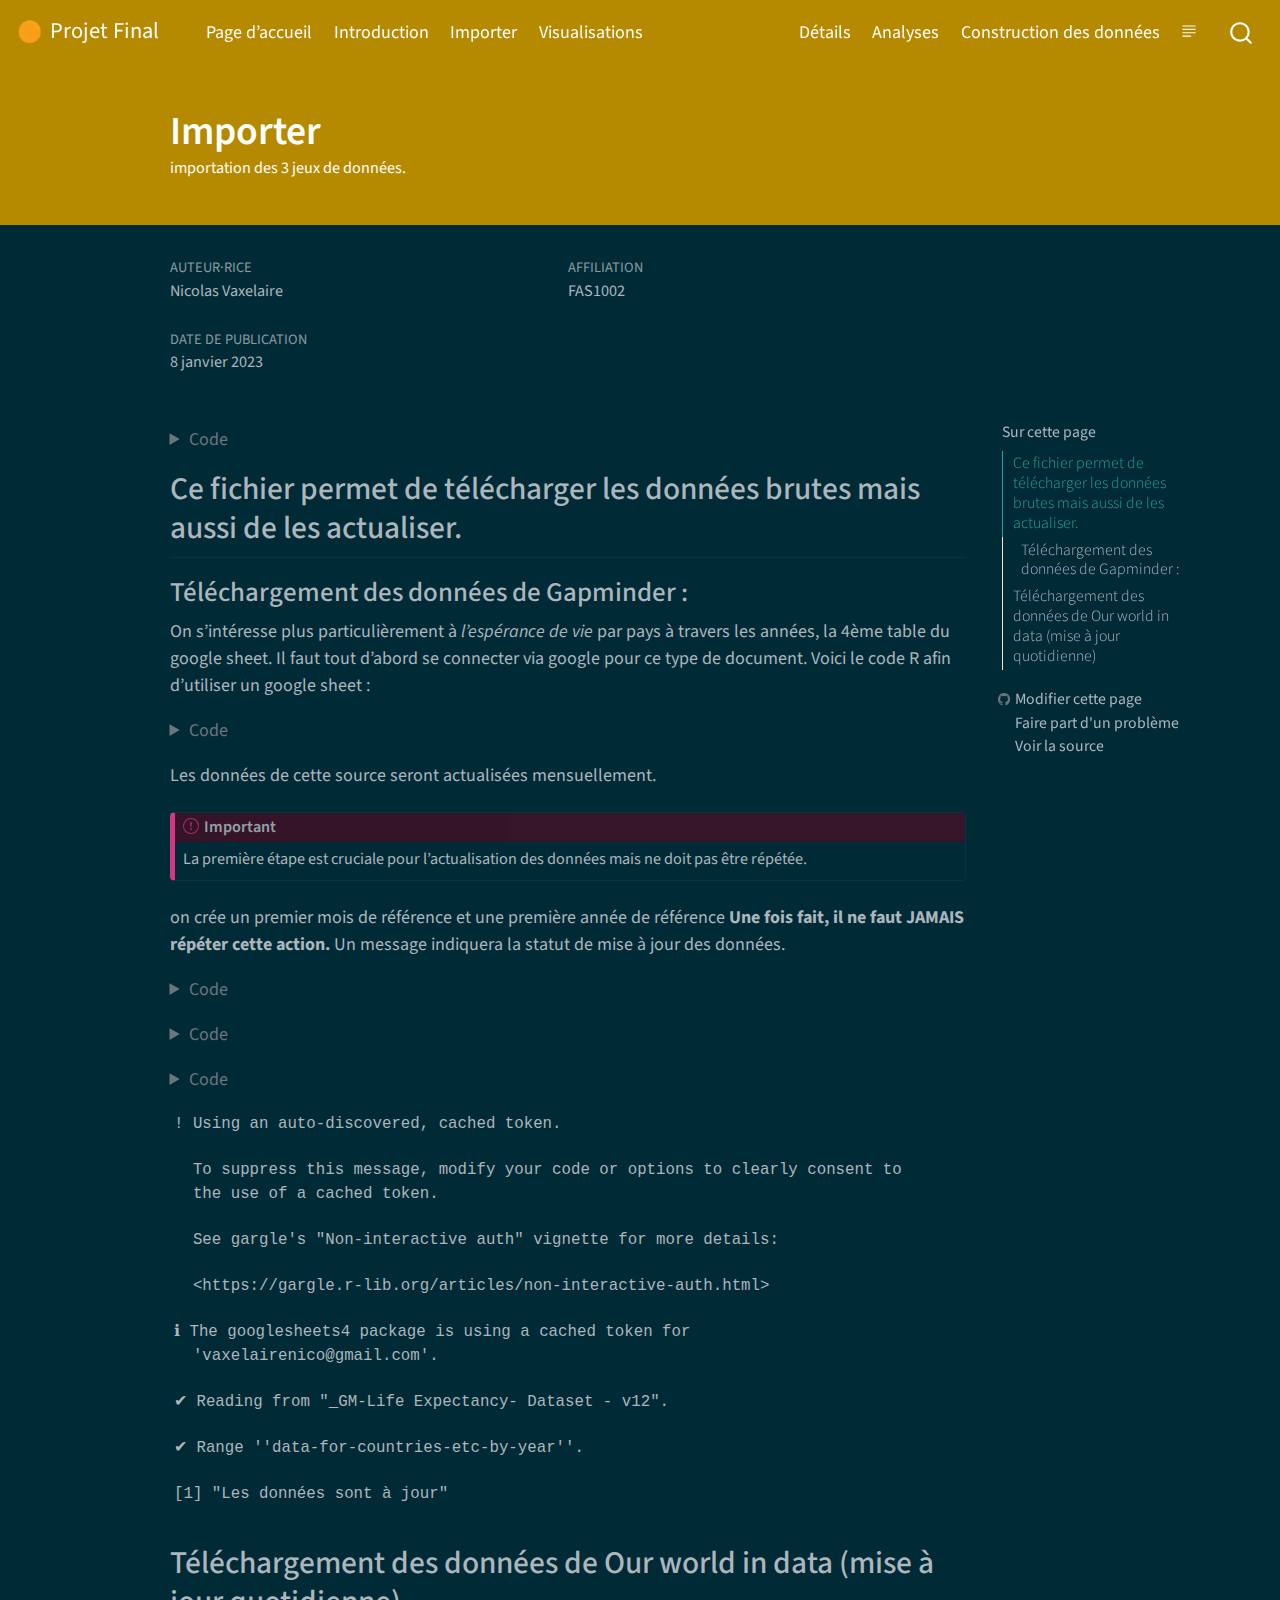
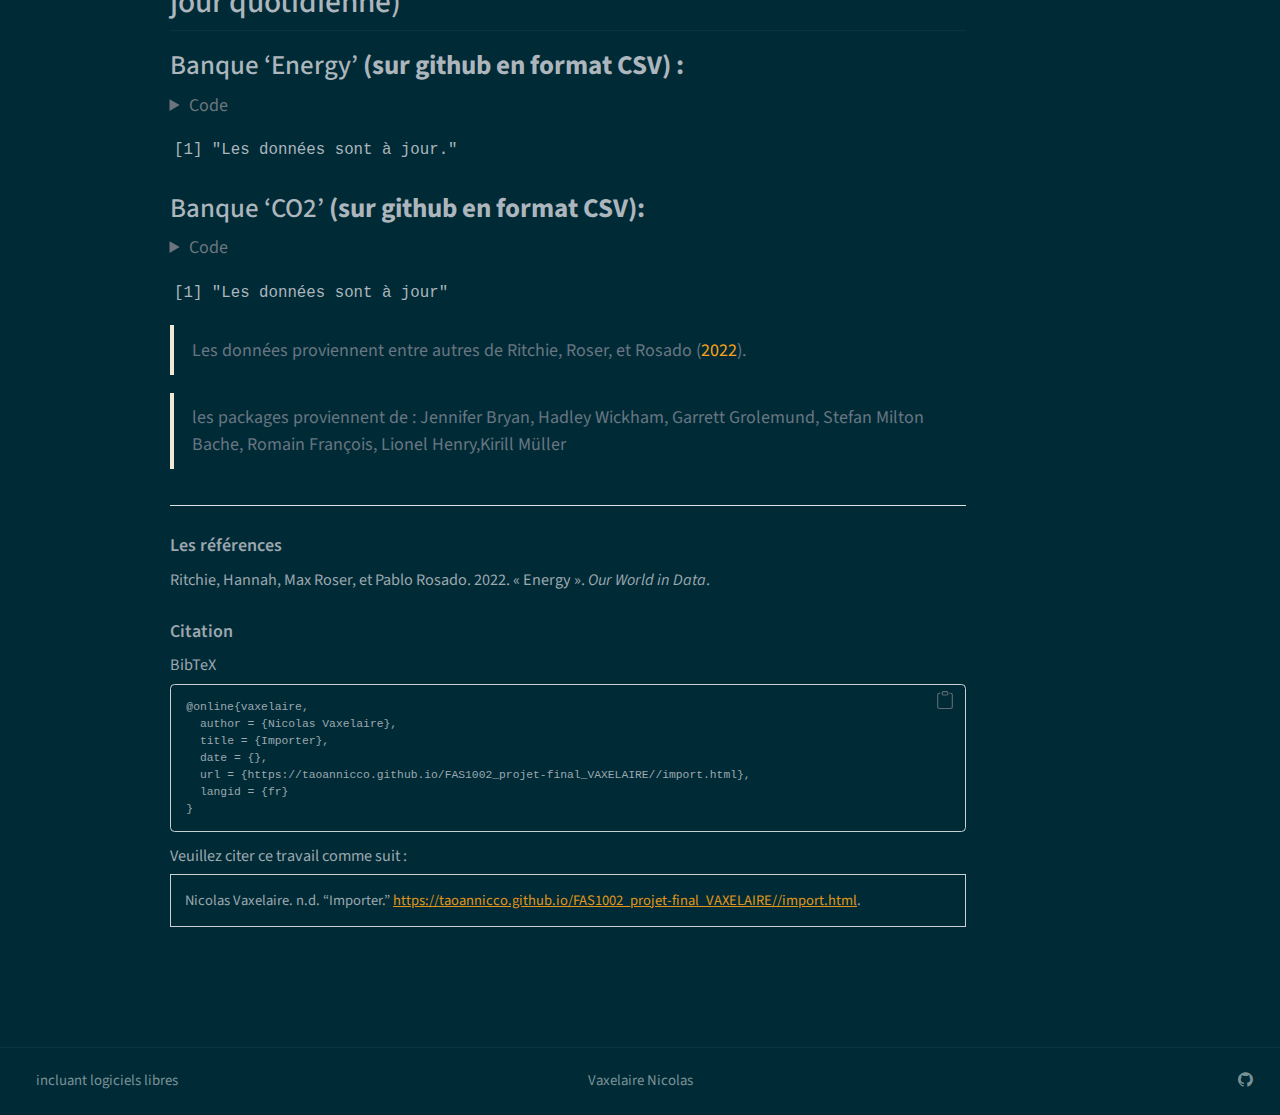
<file: import.html>
<!DOCTYPE html>
<html xmlns="http://www.w3.org/1999/xhtml" lang="fr" xml:lang="fr"><head>

<meta charset="utf-8">
<meta name="generator" content="quarto-1.2.313">

<meta name="viewport" content="width=device-width, initial-scale=1.0, user-scalable=yes">

<meta name="author" content="Nicolas Vaxelaire">
<meta name="description" content="importation des 3 jeux de données.">

<title>Projet Final - Importer</title>
<style>
code{white-space: pre-wrap;}
span.smallcaps{font-variant: small-caps;}
div.columns{display: flex; gap: min(4vw, 1.5em);}
div.column{flex: auto; overflow-x: auto;}
div.hanging-indent{margin-left: 1.5em; text-indent: -1.5em;}
ul.task-list{list-style: none;}
ul.task-list li input[type="checkbox"] {
  width: 0.8em;
  margin: 0 0.8em 0.2em -1.6em;
  vertical-align: middle;
}
pre > code.sourceCode { white-space: pre; position: relative; }
pre > code.sourceCode > span { display: inline-block; line-height: 1.25; }
pre > code.sourceCode > span:empty { height: 1.2em; }
.sourceCode { overflow: visible; }
code.sourceCode > span { color: inherit; text-decoration: inherit; }
div.sourceCode { margin: 1em 0; }
pre.sourceCode { margin: 0; }
@media screen {
div.sourceCode { overflow: auto; }
}
@media print {
pre > code.sourceCode { white-space: pre-wrap; }
pre > code.sourceCode > span { text-indent: -5em; padding-left: 5em; }
}
pre.numberSource code
  { counter-reset: source-line 0; }
pre.numberSource code > span
  { position: relative; left: -4em; counter-increment: source-line; }
pre.numberSource code > span > a:first-child::before
  { content: counter(source-line);
    position: relative; left: -1em; text-align: right; vertical-align: baseline;
    border: none; display: inline-block;
    -webkit-touch-callout: none; -webkit-user-select: none;
    -khtml-user-select: none; -moz-user-select: none;
    -ms-user-select: none; user-select: none;
    padding: 0 4px; width: 4em;
    color: #aaaaaa;
  }
pre.numberSource { margin-left: 3em; border-left: 1px solid #aaaaaa;  padding-left: 4px; }
div.sourceCode
  {   }
@media screen {
pre > code.sourceCode > span > a:first-child::before { text-decoration: underline; }
}
code span.al { color: #ff0000; font-weight: bold; } /* Alert */
code span.an { color: #60a0b0; font-weight: bold; font-style: italic; } /* Annotation */
code span.at { color: #7d9029; } /* Attribute */
code span.bn { color: #40a070; } /* BaseN */
code span.bu { color: #008000; } /* BuiltIn */
code span.cf { color: #007020; font-weight: bold; } /* ControlFlow */
code span.ch { color: #4070a0; } /* Char */
code span.cn { color: #880000; } /* Constant */
code span.co { color: #60a0b0; font-style: italic; } /* Comment */
code span.cv { color: #60a0b0; font-weight: bold; font-style: italic; } /* CommentVar */
code span.do { color: #ba2121; font-style: italic; } /* Documentation */
code span.dt { color: #902000; } /* DataType */
code span.dv { color: #40a070; } /* DecVal */
code span.er { color: #ff0000; font-weight: bold; } /* Error */
code span.ex { } /* Extension */
code span.fl { color: #40a070; } /* Float */
code span.fu { color: #06287e; } /* Function */
code span.im { color: #008000; font-weight: bold; } /* Import */
code span.in { color: #60a0b0; font-weight: bold; font-style: italic; } /* Information */
code span.kw { color: #007020; font-weight: bold; } /* Keyword */
code span.op { color: #666666; } /* Operator */
code span.ot { color: #007020; } /* Other */
code span.pp { color: #bc7a00; } /* Preprocessor */
code span.sc { color: #4070a0; } /* SpecialChar */
code span.ss { color: #bb6688; } /* SpecialString */
code span.st { color: #4070a0; } /* String */
code span.va { color: #19177c; } /* Variable */
code span.vs { color: #4070a0; } /* VerbatimString */
code span.wa { color: #60a0b0; font-weight: bold; font-style: italic; } /* Warning */
div.csl-bib-body { }
div.csl-entry {
  clear: both;
}
.hanging div.csl-entry {
  margin-left:2em;
  text-indent:-2em;
}
div.csl-left-margin {
  min-width:2em;
  float:left;
}
div.csl-right-inline {
  margin-left:2em;
  padding-left:1em;
}
div.csl-indent {
  margin-left: 2em;
}
</style>


<script src="site_libs/quarto-nav/quarto-nav.js"></script>
<script src="site_libs/quarto-nav/headroom.min.js"></script>
<script src="site_libs/clipboard/clipboard.min.js"></script>
<script src="site_libs/quarto-search/autocomplete.umd.js"></script>
<script src="site_libs/quarto-search/fuse.min.js"></script>
<script src="site_libs/quarto-search/quarto-search.js"></script>
<meta name="quarto:offset" content="./">
<link href=".//assets/img/sun.png" rel="icon" type="image/png">
<script src="site_libs/quarto-html/quarto.js"></script>
<script src="site_libs/quarto-html/popper.min.js"></script>
<script src="site_libs/quarto-html/tippy.umd.min.js"></script>
<script src="site_libs/quarto-html/anchor.min.js"></script>
<link href="site_libs/quarto-html/tippy.css" rel="stylesheet">
<link href="site_libs/quarto-html/quarto-syntax-highlighting-dark.css" rel="stylesheet" id="quarto-text-highlighting-styles">
<script src="site_libs/bootstrap/bootstrap.min.js"></script>
<link href="site_libs/bootstrap/bootstrap-icons.css" rel="stylesheet">
<link href="site_libs/bootstrap/bootstrap.min.css" rel="stylesheet" id="quarto-bootstrap" data-mode="dark">
<script id="quarto-search-options" type="application/json">{
  "location": "navbar",
  "copy-button": false,
  "collapse-after": 3,
  "panel-placement": "end",
  "type": "overlay",
  "limit": 20,
  "language": {
    "search-no-results-text": "Pas de résultats",
    "search-matching-documents-text": "documents trouvés",
    "search-copy-link-title": "Copier le lien vers la recherche",
    "search-hide-matches-text": "Cacher les correspondances additionnelles",
    "search-more-match-text": "correspondance de plus dans ce document",
    "search-more-matches-text": "correspondances de plus dans ce document",
    "search-clear-button-title": "Effacer",
    "search-detached-cancel-button-title": "Annuler",
    "search-submit-button-title": "Envoyer"
  }
}</script>
<style>html{ scroll-behavior: smooth; }</style>


</head>

<body class="nav-fixed">

<div id="quarto-search-results"></div>
  <header id="quarto-header" class="headroom fixed-top">
    <nav class="navbar navbar-expand-lg navbar-dark ">
      <div class="navbar-container container-fluid">
      <div class="navbar-brand-container">
    <a href="./index.html" class="navbar-brand navbar-brand-logo">
    <img src="./assets/img/sun.png" alt="Logo libre de droit - SOLEIL" class="navbar-logo">
    </a>
    <a class="navbar-brand" href="./index.html">
    <span class="navbar-title">Projet Final</span>
    </a>
  </div>
          <button class="navbar-toggler" type="button" data-bs-toggle="collapse" data-bs-target="#navbarCollapse" aria-controls="navbarCollapse" aria-expanded="false" aria-label="Toggle navigation" onclick="if (window.quartoToggleHeadroom) { window.quartoToggleHeadroom(); }">
  <span class="navbar-toggler-icon"></span>
</button>
          <div class="collapse navbar-collapse" id="navbarCollapse">
            <ul class="navbar-nav navbar-nav-scroll me-auto">
  <li class="nav-item">
    <a class="nav-link" href="./index.html">
 <span class="menu-text">Page d’accueil</span></a>
  </li>  
  <li class="nav-item">
    <a class="nav-link" href="./intro.html">
 <span class="menu-text">Introduction</span></a>
  </li>  
  <li class="nav-item">
    <a class="nav-link active" href="./import.html" aria-current="page">
 <span class="menu-text">Importer</span></a>
  </li>  
  <li class="nav-item">
    <a class="nav-link" href="./exploration.html">
 <span class="menu-text">Visualisations</span></a>
  </li>  
</ul>
            <ul class="navbar-nav navbar-nav-scroll ms-auto">
  <li class="nav-item">
    <a class="nav-link" href="./a-propos.html">
 <span class="menu-text">Détails</span></a>
  </li>  
  <li class="nav-item">
    <a class="nav-link" href="./analyses.html">
 <span class="menu-text">Analyses</span></a>
  </li>  
  <li class="nav-item">
    <a class="nav-link" href="./manipulation.html">
 <span class="menu-text">Construction des données</span></a>
  </li>  
</ul>
              <div class="quarto-toggle-container">
                  <a href="" class="quarto-reader-toggle nav-link" onclick="window.quartoToggleReader(); return false;" title="Toggle reader mode">
  <div class="quarto-reader-toggle-btn">
  <i class="bi"></i>
  </div>
</a>
              </div>
              <div id="quarto-search" class="" title="Search"></div>
          </div> <!-- /navcollapse -->
      </div> <!-- /container-fluid -->
    </nav>
</header>
<!-- content -->
<header id="title-block-header" class="quarto-title-block default page-columns page-full">
  <div class="quarto-title-banner page-columns page-full">
    <div class="quarto-title column-body">
      <h1 class="title">Importer</h1>
                  <div>
        <div class="description">
          <p>importation des 3 jeux de données.</p>
        </div>
      </div>
                </div>
  </div>
    
  <div class="quarto-title-meta-author">
    <div class="quarto-title-meta-heading">Auteur·rice</div>
    <div class="quarto-title-meta-heading">Affiliation</div>
    
      <div class="quarto-title-meta-contents">
      <a href="https://github.com/taoannicco">Nicolas Vaxelaire</a> 
    </div>
      <div class="quarto-title-meta-contents">
          <p class="affiliation">
              <a href="https://FAS1002.github.io/A22">
              FAS1002
              </a>
            </p>
        </div>
      </div>

  <div class="quarto-title-meta">

        
      <div>
      <div class="quarto-title-meta-heading">Date de publication</div>
      <div class="quarto-title-meta-contents">
        <p class="date">8 janvier 2023</p>
      </div>
    </div>
    
      
    </div>
    
  
  </header><div id="quarto-content" class="quarto-container page-columns page-rows-contents page-layout-article page-navbar">
<!-- sidebar -->
<!-- margin-sidebar -->
    <div id="quarto-margin-sidebar" class="sidebar margin-sidebar">
        <nav id="TOC" role="doc-toc" class="toc-active">
    <h2 id="toc-title">Sur cette page</h2>
   
  <ul>
  <li><a href="#ce-fichier-permet-de-télécharger-les-données-brutes-mais-aussi-de-les-actualiser." id="toc-ce-fichier-permet-de-télécharger-les-données-brutes-mais-aussi-de-les-actualiser." class="nav-link active" data-scroll-target="#ce-fichier-permet-de-télécharger-les-données-brutes-mais-aussi-de-les-actualiser.">Ce fichier permet de télécharger les données brutes mais aussi de les actualiser.</a>
  <ul class="collapse">
  <li><a href="#téléchargement-des-données-de-gapminder" id="toc-téléchargement-des-données-de-gapminder" class="nav-link" data-scroll-target="#téléchargement-des-données-de-gapminder">Téléchargement des données de Gapminder :</a></li>
  </ul></li>
  <li><a href="#téléchargement-des-données-de-our-world-in-data-mise-à-jour-quotidienne" id="toc-téléchargement-des-données-de-our-world-in-data-mise-à-jour-quotidienne" class="nav-link" data-scroll-target="#téléchargement-des-données-de-our-world-in-data-mise-à-jour-quotidienne">Téléchargement des données de Our world in data (mise à jour quotidienne)</a>
  <ul class="collapse">
  <li><a href="#banque-energy-sur-github-en-format-csv" id="toc-banque-energy-sur-github-en-format-csv" class="nav-link" data-scroll-target="#banque-energy-sur-github-en-format-csv">Banque ‘Energy’ <strong>(sur github en format CSV) :</strong></a></li>
  <li><a href="#banque-co2-sur-github-en-format-csv" id="toc-banque-co2-sur-github-en-format-csv" class="nav-link" data-scroll-target="#banque-co2-sur-github-en-format-csv">Banque ‘CO2’ <strong>(sur github en format CSV):</strong></a></li>
  </ul></li>
  </ul>
<div class="toc-actions"><div><i class="bi bi-github"></i></div><div class="action-links"><p><a href="https://github.com/taoannicco/FAS1002_projet-final_VAXELAIRE/edit/main/import.qmd" class="toc-action">Modifier cette page</a></p><p><a href="https://github.com/taoannicco/FAS1002_projet-final_VAXELAIRE/issues/new" class="toc-action">Faire part d'un problème</a></p><p><a href="https://github.com/taoannicco/FAS1002_projet-final_VAXELAIRE/blob/main/import.qmd" class="toc-action">Voir la source</a></p></div></div></nav>
    </div>
<!-- main -->
<main class="content quarto-banner-title-block" id="quarto-document-content">




<div class="cell">
<details>
<summary>Code</summary>
<div class="sourceCode cell-code" id="cb1"><pre class="sourceCode r code-with-copy"><code class="sourceCode r"><span id="cb1-1"><a href="#cb1-1" aria-hidden="true" tabindex="-1"></a><span class="fu">library</span>(googlesheets4)</span>
<span id="cb1-2"><a href="#cb1-2" aria-hidden="true" tabindex="-1"></a><span class="fu">library</span>(readxl)</span>
<span id="cb1-3"><a href="#cb1-3" aria-hidden="true" tabindex="-1"></a><span class="fu">library</span>(lubridate)</span>
<span id="cb1-4"><a href="#cb1-4" aria-hidden="true" tabindex="-1"></a><span class="fu">library</span>(magrittr)</span>
<span id="cb1-5"><a href="#cb1-5" aria-hidden="true" tabindex="-1"></a><span class="fu">library</span>(tidyverse)</span>
<span id="cb1-6"><a href="#cb1-6" aria-hidden="true" tabindex="-1"></a><span class="fu">library</span>(dplyr)</span></code><button title="Copier vers le presse-papier" class="code-copy-button"><i class="bi"></i></button></pre></div>
</details>
</div>
<section id="ce-fichier-permet-de-télécharger-les-données-brutes-mais-aussi-de-les-actualiser." class="level2">
<h2 class="anchored" data-anchor-id="ce-fichier-permet-de-télécharger-les-données-brutes-mais-aussi-de-les-actualiser.">Ce fichier permet de télécharger les données brutes mais aussi de les actualiser.</h2>
<section id="téléchargement-des-données-de-gapminder" class="level3">
<h3 class="anchored" data-anchor-id="téléchargement-des-données-de-gapminder">Téléchargement des données de Gapminder :</h3>
<p>On s’intéresse plus particulièrement à <em>l’espérance de vie</em> par pays à travers les années, la 4ème table du google sheet. Il faut tout d’abord se connecter via google pour ce type de document. Voici le code R afin d’utiliser un google sheet :</p>
<div class="cell">
<details>
<summary>Code</summary>
<div class="sourceCode cell-code" id="cb2"><pre class="sourceCode r code-with-copy"><code class="sourceCode r"><span id="cb2-1"><a href="#cb2-1" aria-hidden="true" tabindex="-1"></a><span class="co">#googlesheets4::gs4_find()</span></span></code><button title="Copier vers le presse-papier" class="code-copy-button"><i class="bi"></i></button></pre></div>
</details>
</div>
<p>Les données de cette source seront actualisées mensuellement.</p>
<div class="callout-important callout callout-style-default callout-captioned">
<div class="callout-header d-flex align-content-center">
<div class="callout-icon-container">
<i class="callout-icon"></i>
</div>
<div class="callout-caption-container flex-fill">
Important
</div>
</div>
<div class="callout-body-container callout-body">
<p>La première étape est cruciale pour l’actualisation des données mais ne doit pas être répétée.</p>
</div>
</div>
<p>on crée un premier mois de référence et une première année de référence <strong>Une fois fait, il ne faut JAMAIS répéter cette action.</strong> Un message indiquera la statut de mise à jour des données.</p>
<div class="cell">
<details>
<summary>Code</summary>
<div class="sourceCode cell-code" id="cb3"><pre class="sourceCode r code-with-copy"><code class="sourceCode r"><span id="cb3-1"><a href="#cb3-1" aria-hidden="true" tabindex="-1"></a><span class="co"># étape cruciale afin d'établir une référence pour l'actualisation date du LUNDI 21 DÉCEMBRE 2022</span></span>
<span id="cb3-2"><a href="#cb3-2" aria-hidden="true" tabindex="-1"></a>mois_ref <span class="ot">&lt;-</span> <span class="dv">12</span></span>
<span id="cb3-3"><a href="#cb3-3" aria-hidden="true" tabindex="-1"></a>an_ref <span class="ot">&lt;-</span> <span class="dv">2022</span></span>
<span id="cb3-4"><a href="#cb3-4" aria-hidden="true" tabindex="-1"></a>jour_ref <span class="ot">&lt;-</span> 21L</span></code><button title="Copier vers le presse-papier" class="code-copy-button"><i class="bi"></i></button></pre></div>
</details>
</div>
<div class="cell">
<details>
<summary>Code</summary>
<div class="sourceCode cell-code" id="cb4"><pre class="sourceCode r code-with-copy"><code class="sourceCode r"><span id="cb4-1"><a href="#cb4-1" aria-hidden="true" tabindex="-1"></a><span class="co"># trouver la date du téléchargement</span></span>
<span id="cb4-2"><a href="#cb4-2" aria-hidden="true" tabindex="-1"></a>today <span class="ot">&lt;-</span> <span class="fu">Sys.Date</span>()</span>
<span id="cb4-3"><a href="#cb4-3" aria-hidden="true" tabindex="-1"></a>date <span class="ot">&lt;-</span> today</span>
<span id="cb4-4"><a href="#cb4-4" aria-hidden="true" tabindex="-1"></a>mois <span class="ot">&lt;-</span> <span class="fu">month</span>(date)</span>
<span id="cb4-5"><a href="#cb4-5" aria-hidden="true" tabindex="-1"></a>an <span class="ot">&lt;-</span> <span class="fu">year</span>(date)</span></code><button title="Copier vers le presse-papier" class="code-copy-button"><i class="bi"></i></button></pre></div>
</details>
</div>
<div class="cell">
<details>
<summary>Code</summary>
<div class="sourceCode cell-code" id="cb5"><pre class="sourceCode r code-with-copy"><code class="sourceCode r"><span id="cb5-1"><a href="#cb5-1" aria-hidden="true" tabindex="-1"></a><span class="cf">if</span> (mois <span class="sc">!=</span> mois_ref) {    <span class="co">#téléchargement pour tous les mois sauf celui de référénce</span></span>
<span id="cb5-2"><a href="#cb5-2" aria-hidden="true" tabindex="-1"></a>    data_life <span class="ot">&lt;-</span> <span class="fu">read_sheet</span>(<span class="st">"https://docs.google.com/spreadsheets/d/1RheSon1-q4vFc3AGyupVPH6ptEByE-VtnjOCselU0PE/edit#gid=176703676"</span>, <span class="at">sheet =</span> <span class="dv">4</span>)</span>
<span id="cb5-3"><a href="#cb5-3" aria-hidden="true" tabindex="-1"></a>    </span>
<span id="cb5-4"><a href="#cb5-4" aria-hidden="true" tabindex="-1"></a>    mois_ref <span class="ot">&lt;-</span> mois <span class="co"># le mois de référence devient le mois actuel</span></span>
<span id="cb5-5"><a href="#cb5-5" aria-hidden="true" tabindex="-1"></a>    <span class="fu">print</span>(<span class="st">"Les données sont à jour"</span>) </span>
<span id="cb5-6"><a href="#cb5-6" aria-hidden="true" tabindex="-1"></a>    } <span class="cf">else</span> <span class="cf">if</span> (an <span class="sc">!=</span> an_ref) { <span class="co">#téléchargement pour les prochains mois des autres années si jamais mois de référence = mois actuel</span></span>
<span id="cb5-7"><a href="#cb5-7" aria-hidden="true" tabindex="-1"></a>    data_life <span class="ot">&lt;-</span> <span class="fu">read_sheet</span>(<span class="st">"https://docs.google.com/spreadsheets/d/1RheSon1-q4vFc3AGyupVPH6ptEByE-VtnjOCselU0PE/edit#gid=176703676"</span>, <span class="at">sheet =</span> <span class="dv">4</span>)</span>
<span id="cb5-8"><a href="#cb5-8" aria-hidden="true" tabindex="-1"></a>    <span class="fu">print</span>(<span class="st">"Les données sont à jour"</span>) </span>
<span id="cb5-9"><a href="#cb5-9" aria-hidden="true" tabindex="-1"></a>    } <span class="cf">else</span> { </span>
<span id="cb5-10"><a href="#cb5-10" aria-hidden="true" tabindex="-1"></a>    <span class="fu">print</span>(<span class="st">"Les données sont déjà à jour"</span>) </span>
<span id="cb5-11"><a href="#cb5-11" aria-hidden="true" tabindex="-1"></a>}</span></code><button title="Copier vers le presse-papier" class="code-copy-button"><i class="bi"></i></button></pre></div>
</details>
<div class="cell-output cell-output-stderr">
<pre><code>! Using an auto-discovered, cached token.</code></pre>
</div>
<div class="cell-output cell-output-stderr">
<pre><code>  To suppress this message, modify your code or options to clearly consent to
  the use of a cached token.</code></pre>
</div>
<div class="cell-output cell-output-stderr">
<pre><code>  See gargle's "Non-interactive auth" vignette for more details:</code></pre>
</div>
<div class="cell-output cell-output-stderr">
<pre><code>  &lt;https://gargle.r-lib.org/articles/non-interactive-auth.html&gt;</code></pre>
</div>
<div class="cell-output cell-output-stderr">
<pre><code>ℹ The googlesheets4 package is using a cached token for
  'vaxelairenico@gmail.com'.</code></pre>
</div>
<div class="cell-output cell-output-stderr">
<pre><code>✔ Reading from "_GM-Life Expectancy- Dataset - v12".</code></pre>
</div>
<div class="cell-output cell-output-stderr">
<pre><code>✔ Range ''data-for-countries-etc-by-year''.</code></pre>
</div>
<div class="cell-output cell-output-stdout">
<pre><code>[1] "Les données sont à jour"</code></pre>
</div>
</div>
</section>
</section>
<section id="téléchargement-des-données-de-our-world-in-data-mise-à-jour-quotidienne" class="level2">
<h2 class="anchored" data-anchor-id="téléchargement-des-données-de-our-world-in-data-mise-à-jour-quotidienne">Téléchargement des données de Our world in data (mise à jour quotidienne)</h2>
<section id="banque-energy-sur-github-en-format-csv" class="level3">
<h3 class="anchored" data-anchor-id="banque-energy-sur-github-en-format-csv">Banque ‘Energy’ <strong>(sur github en format CSV) :</strong></h3>
<div class="cell">
<details>
<summary>Code</summary>
<div class="sourceCode cell-code" id="cb14"><pre class="sourceCode r code-with-copy"><code class="sourceCode r"><span id="cb14-1"><a href="#cb14-1" aria-hidden="true" tabindex="-1"></a>jour <span class="ot">&lt;-</span> <span class="fu">day</span>(today)</span>
<span id="cb14-2"><a href="#cb14-2" aria-hidden="true" tabindex="-1"></a></span>
<span id="cb14-3"><a href="#cb14-3" aria-hidden="true" tabindex="-1"></a><span class="cf">if</span> (jour <span class="sc">!=</span> jour_ref) {    <span class="co">#téléchargement pour tous les mois sauf celui de référénce</span></span>
<span id="cb14-4"><a href="#cb14-4" aria-hidden="true" tabindex="-1"></a>    data_energy <span class="ot">&lt;-</span> <span class="fu">read.csv</span>(<span class="st">"https://nyc3.digitaloceanspaces.com/owid-public/data/energy/owid-energy-data.csv"</span>)</span>
<span id="cb14-5"><a href="#cb14-5" aria-hidden="true" tabindex="-1"></a>    jour_ref <span class="ot">&lt;-</span> jour <span class="co"># le mois de rééférence devient le mois actuel</span></span>
<span id="cb14-6"><a href="#cb14-6" aria-hidden="true" tabindex="-1"></a>    <span class="fu">print</span>(<span class="st">"Les données sont à jour."</span>) </span>
<span id="cb14-7"><a href="#cb14-7" aria-hidden="true" tabindex="-1"></a>    } <span class="cf">else</span> <span class="cf">if</span> (an <span class="sc">!=</span> an_ref) { <span class="co">#téléchargement pour les prochains mois de décembre</span></span>
<span id="cb14-8"><a href="#cb14-8" aria-hidden="true" tabindex="-1"></a>    data_energy <span class="ot">&lt;-</span> <span class="fu">read.csv</span>(<span class="st">"https://nyc3.digitaloceanspaces.com/owid-public/data/energy/owid-energy-data.csv"</span>)</span>
<span id="cb14-9"><a href="#cb14-9" aria-hidden="true" tabindex="-1"></a>    <span class="fu">print</span>(<span class="st">"Les données sont à jour"</span>) </span>
<span id="cb14-10"><a href="#cb14-10" aria-hidden="true" tabindex="-1"></a>    } <span class="cf">else</span> { </span>
<span id="cb14-11"><a href="#cb14-11" aria-hidden="true" tabindex="-1"></a>    <span class="fu">print</span>(<span class="st">"Les données sont déjà à jour"</span>) </span>
<span id="cb14-12"><a href="#cb14-12" aria-hidden="true" tabindex="-1"></a>    }</span></code><button title="Copier vers le presse-papier" class="code-copy-button"><i class="bi"></i></button></pre></div>
</details>
<div class="cell-output cell-output-stdout">
<pre><code>[1] "Les données sont à jour."</code></pre>
</div>
</div>
</section>
<section id="banque-co2-sur-github-en-format-csv" class="level3">
<h3 class="anchored" data-anchor-id="banque-co2-sur-github-en-format-csv">Banque ‘CO2’ <strong>(sur github en format CSV):</strong></h3>
<div class="cell">
<details>
<summary>Code</summary>
<div class="sourceCode cell-code" id="cb16"><pre class="sourceCode r code-with-copy"><code class="sourceCode r"><span id="cb16-1"><a href="#cb16-1" aria-hidden="true" tabindex="-1"></a>jour <span class="ot">&lt;-</span> <span class="fu">day</span>(today)</span>
<span id="cb16-2"><a href="#cb16-2" aria-hidden="true" tabindex="-1"></a></span>
<span id="cb16-3"><a href="#cb16-3" aria-hidden="true" tabindex="-1"></a><span class="cf">if</span> (jour <span class="sc">!=</span> jour_ref) {    <span class="co">#téléchargement pour tous les mois sauf celui de référénce</span></span>
<span id="cb16-4"><a href="#cb16-4" aria-hidden="true" tabindex="-1"></a>    data_carbon <span class="ot">&lt;-</span> <span class="fu">read.csv</span>(<span class="st">"https://nyc3.digitaloceanspaces.com/owid-public/data/co2/owid-co2-data.csv"</span>)</span>
<span id="cb16-5"><a href="#cb16-5" aria-hidden="true" tabindex="-1"></a>    jour_ref <span class="ot">&lt;-</span> jour <span class="co"># le mois de rééférence devient le mois actuel</span></span>
<span id="cb16-6"><a href="#cb16-6" aria-hidden="true" tabindex="-1"></a>    <span class="fu">print</span>(<span class="st">"Les données sont à jour."</span>) </span>
<span id="cb16-7"><a href="#cb16-7" aria-hidden="true" tabindex="-1"></a>    } <span class="cf">else</span> <span class="cf">if</span> (an <span class="sc">!=</span> an_ref) { <span class="co">#téléchargement pour les prochains mois de décembre</span></span>
<span id="cb16-8"><a href="#cb16-8" aria-hidden="true" tabindex="-1"></a>    data_carbon <span class="ot">&lt;-</span> <span class="fu">read.csv</span>(<span class="st">"https://nyc3.digitaloceanspaces.com/owid-public/data/co2/owid-co2-data.csv"</span>)</span>
<span id="cb16-9"><a href="#cb16-9" aria-hidden="true" tabindex="-1"></a>    <span class="fu">print</span>(<span class="st">"Les données sont à jour"</span>) </span>
<span id="cb16-10"><a href="#cb16-10" aria-hidden="true" tabindex="-1"></a>    } <span class="cf">else</span> { </span>
<span id="cb16-11"><a href="#cb16-11" aria-hidden="true" tabindex="-1"></a>    <span class="fu">print</span>(<span class="st">"Les données sont déjà à jour"</span>) </span>
<span id="cb16-12"><a href="#cb16-12" aria-hidden="true" tabindex="-1"></a>    }</span></code><button title="Copier vers le presse-papier" class="code-copy-button"><i class="bi"></i></button></pre></div>
</details>
<div class="cell-output cell-output-stdout">
<pre><code>[1] "Les données sont à jour"</code></pre>
</div>
</div>
<blockquote class="blockquote">
<p>Les données proviennent entre autres de <span class="citation" data-cites="owidenergy">Ritchie, Roser, et Rosado (<a href="#ref-owidenergy" role="doc-biblioref">2022</a>)</span>.</p>
</blockquote>
<blockquote class="blockquote">
<p>les packages proviennent de : Jennifer Bryan, Hadley Wickham, Garrett Grolemund, Stefan Milton Bache, Romain François, Lionel Henry,Kirill Müller</p>
</blockquote>



</section>
</section>

<div id="quarto-appendix" class="default"><section class="quarto-appendix-contents" role="doc-bibliography"><h2 class="anchored quarto-appendix-heading">Les références</h2><div id="refs" class="references csl-bib-body hanging-indent" role="doc-bibliography">
<div id="ref-owidenergy" class="csl-entry" role="doc-biblioentry">
Ritchie, Hannah, Max Roser, et Pablo Rosado. 2022. <span>«&nbsp;Energy&nbsp;»</span>. <em>Our World in Data</em>.
</div>
</div></section><section class="quarto-appendix-contents"><h2 class="anchored quarto-appendix-heading">Citation</h2><div><div class="quarto-appendix-secondary-label">BibTeX</div><pre class="sourceCode code-with-copy quarto-appendix-bibtex"><code class="sourceCode bibtex">@online{vaxelaire,
  author = {Nicolas Vaxelaire},
  title = {Importer},
  date = {},
  url = {https://taoannicco.github.io/FAS1002_projet-final_VAXELAIRE//import.html},
  langid = {fr}
}
</code><button title="Copier vers le presse-papier" class="code-copy-button"><i class="bi"></i></button></pre><div class="quarto-appendix-secondary-label">Veuillez citer ce travail comme suit&nbsp;:</div><div id="ref-vaxelaire" class="csl-entry quarto-appendix-citeas" role="doc-biblioentry">
Nicolas Vaxelaire. n.d. <span>“Importer.”</span> <a href="https://taoannicco.github.io/FAS1002_projet-final_VAXELAIRE//import.html">https://taoannicco.github.io/FAS1002_projet-final_VAXELAIRE//import.html</a>.
</div></div></section></div></main> <!-- /main -->
<script id="quarto-html-after-body" type="application/javascript">
window.document.addEventListener("DOMContentLoaded", function (event) {
  const toggleBodyColorMode = (bsSheetEl) => {
    const mode = bsSheetEl.getAttribute("data-mode");
    const bodyEl = window.document.querySelector("body");
    if (mode === "dark") {
      bodyEl.classList.add("quarto-dark");
      bodyEl.classList.remove("quarto-light");
    } else {
      bodyEl.classList.add("quarto-light");
      bodyEl.classList.remove("quarto-dark");
    }
  }
  const toggleBodyColorPrimary = () => {
    const bsSheetEl = window.document.querySelector("link#quarto-bootstrap");
    if (bsSheetEl) {
      toggleBodyColorMode(bsSheetEl);
    }
  }
  toggleBodyColorPrimary();  
  const icon = "";
  const anchorJS = new window.AnchorJS();
  anchorJS.options = {
    placement: 'right',
    icon: icon
  };
  anchorJS.add('.anchored');
  const clipboard = new window.ClipboardJS('.code-copy-button', {
    target: function(trigger) {
      return trigger.previousElementSibling;
    }
  });
  clipboard.on('success', function(e) {
    // button target
    const button = e.trigger;
    // don't keep focus
    button.blur();
    // flash "checked"
    button.classList.add('code-copy-button-checked');
    var currentTitle = button.getAttribute("title");
    button.setAttribute("title", "Copié");
    let tooltip;
    if (window.bootstrap) {
      button.setAttribute("data-bs-toggle", "tooltip");
      button.setAttribute("data-bs-placement", "left");
      button.setAttribute("data-bs-title", "Copié");
      tooltip = new bootstrap.Tooltip(button, 
        { trigger: "manual", 
          customClass: "code-copy-button-tooltip",
          offset: [0, -8]});
      tooltip.show();    
    }
    setTimeout(function() {
      if (tooltip) {
        tooltip.hide();
        button.removeAttribute("data-bs-title");
        button.removeAttribute("data-bs-toggle");
        button.removeAttribute("data-bs-placement");
      }
      button.setAttribute("title", currentTitle);
      button.classList.remove('code-copy-button-checked');
    }, 1000);
    // clear code selection
    e.clearSelection();
  });
  function tippyHover(el, contentFn) {
    const config = {
      allowHTML: true,
      content: contentFn,
      maxWidth: 500,
      delay: 100,
      arrow: false,
      appendTo: function(el) {
          return el.parentElement;
      },
      interactive: true,
      interactiveBorder: 10,
      theme: 'quarto',
      placement: 'bottom-start'
    };
    window.tippy(el, config); 
  }
  const noterefs = window.document.querySelectorAll('a[role="doc-noteref"]');
  for (var i=0; i<noterefs.length; i++) {
    const ref = noterefs[i];
    tippyHover(ref, function() {
      // use id or data attribute instead here
      let href = ref.getAttribute('data-footnote-href') || ref.getAttribute('href');
      try { href = new URL(href).hash; } catch {}
      const id = href.replace(/^#\/?/, "");
      const note = window.document.getElementById(id);
      return note.innerHTML;
    });
  }
  const findCites = (el) => {
    const parentEl = el.parentElement;
    if (parentEl) {
      const cites = parentEl.dataset.cites;
      if (cites) {
        return {
          el,
          cites: cites.split(' ')
        };
      } else {
        return findCites(el.parentElement)
      }
    } else {
      return undefined;
    }
  };
  var bibliorefs = window.document.querySelectorAll('a[role="doc-biblioref"]');
  for (var i=0; i<bibliorefs.length; i++) {
    const ref = bibliorefs[i];
    const citeInfo = findCites(ref);
    if (citeInfo) {
      tippyHover(citeInfo.el, function() {
        var popup = window.document.createElement('div');
        citeInfo.cites.forEach(function(cite) {
          var citeDiv = window.document.createElement('div');
          citeDiv.classList.add('hanging-indent');
          citeDiv.classList.add('csl-entry');
          var biblioDiv = window.document.getElementById('ref-' + cite);
          if (biblioDiv) {
            citeDiv.innerHTML = biblioDiv.innerHTML;
          }
          popup.appendChild(citeDiv);
        });
        return popup.innerHTML;
      });
    }
  }
});
</script>
</div> <!-- /content -->
<footer class="footer">
  <div class="nav-footer">
    <div class="nav-footer-left"><a href="https://github.com/FAS1002/A22" class="nav-link">incluant logiciels libres</a></div>   
      <div class="nav-footer-center">
        <ul class="footer-items list-unstyled">
    <li class="nav-item">
    <a class="nav-link" href="mailto:vaxelairenico@gmail.com">Vaxelaire Nicolas</a>
  </li>  
</ul>
      </div>
    <div class="nav-footer-right">
      <ul class="footer-items list-unstyled">
    <li class="nav-item compact">
    <a class="nav-link" href="https://github.com/FAS1002/">
      <i class="bi bi-github" role="img" aria-label="GitHub du cours FAS1002">
</i> 
    </a>
  </li>  
</ul>
    </div>
  </div>
</footer>



<script src="site_libs/quarto-html/zenscroll-min.js"></script>
</body></html>
</file>
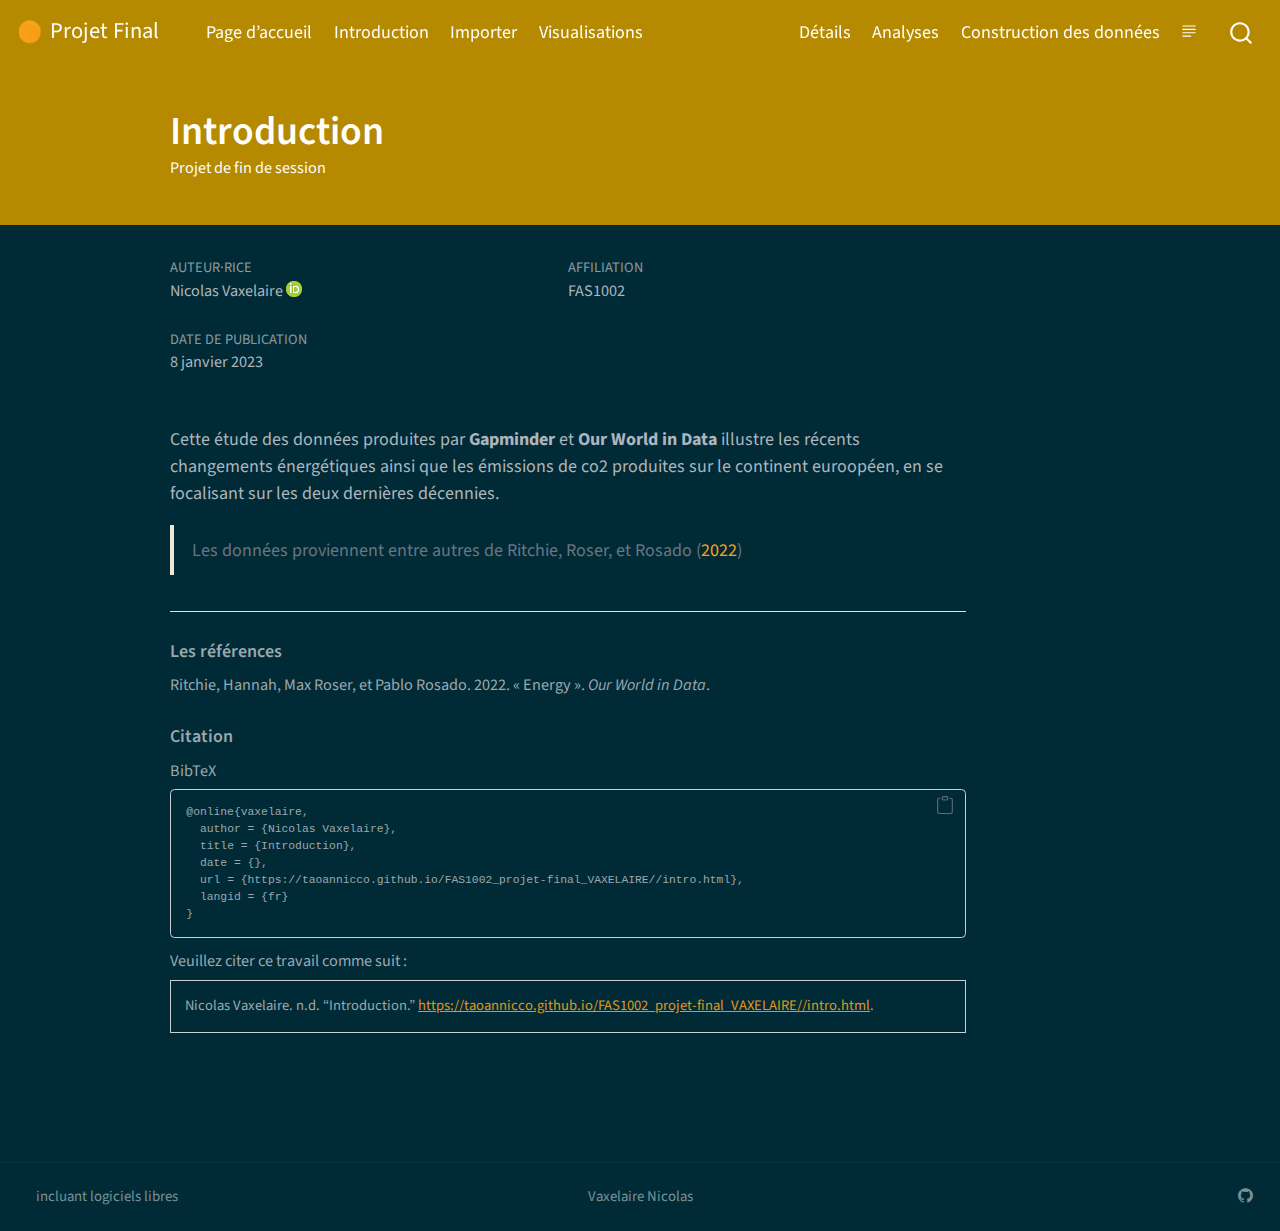
<file: intro.html>
<!DOCTYPE html>
<html xmlns="http://www.w3.org/1999/xhtml" lang="fr" xml:lang="fr"><head>

<meta charset="utf-8">
<meta name="generator" content="quarto-1.2.313">

<meta name="viewport" content="width=device-width, initial-scale=1.0, user-scalable=yes">

<meta name="author" content="Nicolas Vaxelaire">
<meta name="description" content="Projet de fin de session">

<title>Projet Final - Introduction</title>
<style>
code{white-space: pre-wrap;}
span.smallcaps{font-variant: small-caps;}
div.columns{display: flex; gap: min(4vw, 1.5em);}
div.column{flex: auto; overflow-x: auto;}
div.hanging-indent{margin-left: 1.5em; text-indent: -1.5em;}
ul.task-list{list-style: none;}
ul.task-list li input[type="checkbox"] {
  width: 0.8em;
  margin: 0 0.8em 0.2em -1.6em;
  vertical-align: middle;
}
div.csl-bib-body { }
div.csl-entry {
  clear: both;
}
.hanging div.csl-entry {
  margin-left:2em;
  text-indent:-2em;
}
div.csl-left-margin {
  min-width:2em;
  float:left;
}
div.csl-right-inline {
  margin-left:2em;
  padding-left:1em;
}
div.csl-indent {
  margin-left: 2em;
}
</style>


<script src="site_libs/quarto-nav/quarto-nav.js"></script>
<script src="site_libs/quarto-nav/headroom.min.js"></script>
<script src="site_libs/clipboard/clipboard.min.js"></script>
<script src="site_libs/quarto-search/autocomplete.umd.js"></script>
<script src="site_libs/quarto-search/fuse.min.js"></script>
<script src="site_libs/quarto-search/quarto-search.js"></script>
<meta name="quarto:offset" content="./">
<link href=".//assets/img/sun.png" rel="icon" type="image/png">
<script src="site_libs/quarto-html/quarto.js"></script>
<script src="site_libs/quarto-html/popper.min.js"></script>
<script src="site_libs/quarto-html/tippy.umd.min.js"></script>
<script src="site_libs/quarto-html/anchor.min.js"></script>
<link href="site_libs/quarto-html/tippy.css" rel="stylesheet">
<link href="site_libs/quarto-html/quarto-syntax-highlighting-dark.css" rel="stylesheet" id="quarto-text-highlighting-styles">
<script src="site_libs/bootstrap/bootstrap.min.js"></script>
<link href="site_libs/bootstrap/bootstrap-icons.css" rel="stylesheet">
<link href="site_libs/bootstrap/bootstrap.min.css" rel="stylesheet" id="quarto-bootstrap" data-mode="dark">
<script id="quarto-search-options" type="application/json">{
  "location": "navbar",
  "copy-button": false,
  "collapse-after": 3,
  "panel-placement": "end",
  "type": "overlay",
  "limit": 20,
  "language": {
    "search-no-results-text": "Pas de résultats",
    "search-matching-documents-text": "documents trouvés",
    "search-copy-link-title": "Copier le lien vers la recherche",
    "search-hide-matches-text": "Cacher les correspondances additionnelles",
    "search-more-match-text": "correspondance de plus dans ce document",
    "search-more-matches-text": "correspondances de plus dans ce document",
    "search-clear-button-title": "Effacer",
    "search-detached-cancel-button-title": "Annuler",
    "search-submit-button-title": "Envoyer"
  }
}</script>
<style>html{ scroll-behavior: smooth; }</style>


</head>

<body class="nav-fixed">

<div id="quarto-search-results"></div>
  <header id="quarto-header" class="headroom fixed-top">
    <nav class="navbar navbar-expand-lg navbar-dark ">
      <div class="navbar-container container-fluid">
      <div class="navbar-brand-container">
    <a href="./index.html" class="navbar-brand navbar-brand-logo">
    <img src="./assets/img/sun.png" alt="Logo libre de droit - SOLEIL" class="navbar-logo">
    </a>
    <a class="navbar-brand" href="./index.html">
    <span class="navbar-title">Projet Final</span>
    </a>
  </div>
          <button class="navbar-toggler" type="button" data-bs-toggle="collapse" data-bs-target="#navbarCollapse" aria-controls="navbarCollapse" aria-expanded="false" aria-label="Toggle navigation" onclick="if (window.quartoToggleHeadroom) { window.quartoToggleHeadroom(); }">
  <span class="navbar-toggler-icon"></span>
</button>
          <div class="collapse navbar-collapse" id="navbarCollapse">
            <ul class="navbar-nav navbar-nav-scroll me-auto">
  <li class="nav-item">
    <a class="nav-link" href="./index.html">
 <span class="menu-text">Page d’accueil</span></a>
  </li>  
  <li class="nav-item">
    <a class="nav-link active" href="./intro.html" aria-current="page">
 <span class="menu-text">Introduction</span></a>
  </li>  
  <li class="nav-item">
    <a class="nav-link" href="./import.html">
 <span class="menu-text">Importer</span></a>
  </li>  
  <li class="nav-item">
    <a class="nav-link" href="./exploration.html">
 <span class="menu-text">Visualisations</span></a>
  </li>  
</ul>
            <ul class="navbar-nav navbar-nav-scroll ms-auto">
  <li class="nav-item">
    <a class="nav-link" href="./a-propos.html">
 <span class="menu-text">Détails</span></a>
  </li>  
  <li class="nav-item">
    <a class="nav-link" href="./analyses.html">
 <span class="menu-text">Analyses</span></a>
  </li>  
  <li class="nav-item">
    <a class="nav-link" href="./manipulation.html">
 <span class="menu-text">Construction des données</span></a>
  </li>  
</ul>
              <div class="quarto-toggle-container">
                  <a href="" class="quarto-reader-toggle nav-link" onclick="window.quartoToggleReader(); return false;" title="Toggle reader mode">
  <div class="quarto-reader-toggle-btn">
  <i class="bi"></i>
  </div>
</a>
              </div>
              <div id="quarto-search" class="" title="Search"></div>
          </div> <!-- /navcollapse -->
      </div> <!-- /container-fluid -->
    </nav>
</header>
<!-- content -->
<header id="title-block-header" class="quarto-title-block default page-columns page-full">
  <div class="quarto-title-banner page-columns page-full">
    <div class="quarto-title column-body">
      <h1 class="title">Introduction</h1>
                  <div>
        <div class="description">
          <p>Projet de fin de session</p>
        </div>
      </div>
                </div>
  </div>
    
  <div class="quarto-title-meta-author">
    <div class="quarto-title-meta-heading">Auteur·rice</div>
    <div class="quarto-title-meta-heading">Affiliation</div>
    
      <div class="quarto-title-meta-contents">
      <a href="https://github.com/taoannicco">Nicolas Vaxelaire</a> <a href="https://orcid.org/0000-0000-0000-0000" class="quarto-title-author-orcid"> <img src="[data-uri]"></a>
    </div>
      <div class="quarto-title-meta-contents">
          <p class="affiliation">
              <a href="https://FAS1002.github.io/A22">
              FAS1002
              </a>
            </p>
        </div>
      </div>

  <div class="quarto-title-meta">

        
      <div>
      <div class="quarto-title-meta-heading">Date de publication</div>
      <div class="quarto-title-meta-contents">
        <p class="date">8 janvier 2023</p>
      </div>
    </div>
    
      
    </div>
    
  
  </header><div id="quarto-content" class="quarto-container page-columns page-rows-contents page-layout-article page-navbar">
<!-- sidebar -->
<!-- margin-sidebar -->
    <div id="quarto-margin-sidebar" class="sidebar margin-sidebar">
        
    </div>
<!-- main -->
<main class="content quarto-banner-title-block" id="quarto-document-content">




<p>Cette étude des données produites par <strong>Gapminder</strong> et <strong>Our World in Data</strong> illustre les récents changements énergétiques ainsi que les émissions de co2 produites sur le continent euroopéen, en se focalisant sur les deux dernières décennies.</p>
<blockquote class="blockquote">
<p>Les données proviennent entre autres de <span class="citation" data-cites="owidenergy">Ritchie, Roser, et Rosado (<a href="#ref-owidenergy" role="doc-biblioref">2022</a>)</span></p>
</blockquote>




<div id="quarto-appendix" class="default"><section class="quarto-appendix-contents" role="doc-bibliography"><h2 class="anchored quarto-appendix-heading">Les références</h2><div id="refs" class="references csl-bib-body hanging-indent" role="doc-bibliography">
<div id="ref-owidenergy" class="csl-entry" role="doc-biblioentry">
Ritchie, Hannah, Max Roser, et Pablo Rosado. 2022. <span>«&nbsp;Energy&nbsp;»</span>. <em>Our World in Data</em>.
</div>
</div></section><section class="quarto-appendix-contents"><h2 class="anchored quarto-appendix-heading">Citation</h2><div><div class="quarto-appendix-secondary-label">BibTeX</div><pre class="sourceCode code-with-copy quarto-appendix-bibtex"><code class="sourceCode bibtex">@online{vaxelaire,
  author = {Nicolas Vaxelaire},
  title = {Introduction},
  date = {},
  url = {https://taoannicco.github.io/FAS1002_projet-final_VAXELAIRE//intro.html},
  langid = {fr}
}
</code><button title="Copier vers le presse-papier" class="code-copy-button"><i class="bi"></i></button></pre><div class="quarto-appendix-secondary-label">Veuillez citer ce travail comme suit&nbsp;:</div><div id="ref-vaxelaire" class="csl-entry quarto-appendix-citeas" role="doc-biblioentry">
Nicolas Vaxelaire. n.d. <span>“Introduction.”</span> <a href="https://taoannicco.github.io/FAS1002_projet-final_VAXELAIRE//intro.html">https://taoannicco.github.io/FAS1002_projet-final_VAXELAIRE//intro.html</a>.
</div></div></section></div></main> <!-- /main -->
<script id="quarto-html-after-body" type="application/javascript">
window.document.addEventListener("DOMContentLoaded", function (event) {
  const toggleBodyColorMode = (bsSheetEl) => {
    const mode = bsSheetEl.getAttribute("data-mode");
    const bodyEl = window.document.querySelector("body");
    if (mode === "dark") {
      bodyEl.classList.add("quarto-dark");
      bodyEl.classList.remove("quarto-light");
    } else {
      bodyEl.classList.add("quarto-light");
      bodyEl.classList.remove("quarto-dark");
    }
  }
  const toggleBodyColorPrimary = () => {
    const bsSheetEl = window.document.querySelector("link#quarto-bootstrap");
    if (bsSheetEl) {
      toggleBodyColorMode(bsSheetEl);
    }
  }
  toggleBodyColorPrimary();  
  const icon = "";
  const anchorJS = new window.AnchorJS();
  anchorJS.options = {
    placement: 'right',
    icon: icon
  };
  anchorJS.add('.anchored');
  const clipboard = new window.ClipboardJS('.code-copy-button', {
    target: function(trigger) {
      return trigger.previousElementSibling;
    }
  });
  clipboard.on('success', function(e) {
    // button target
    const button = e.trigger;
    // don't keep focus
    button.blur();
    // flash "checked"
    button.classList.add('code-copy-button-checked');
    var currentTitle = button.getAttribute("title");
    button.setAttribute("title", "Copié");
    let tooltip;
    if (window.bootstrap) {
      button.setAttribute("data-bs-toggle", "tooltip");
      button.setAttribute("data-bs-placement", "left");
      button.setAttribute("data-bs-title", "Copié");
      tooltip = new bootstrap.Tooltip(button, 
        { trigger: "manual", 
          customClass: "code-copy-button-tooltip",
          offset: [0, -8]});
      tooltip.show();    
    }
    setTimeout(function() {
      if (tooltip) {
        tooltip.hide();
        button.removeAttribute("data-bs-title");
        button.removeAttribute("data-bs-toggle");
        button.removeAttribute("data-bs-placement");
      }
      button.setAttribute("title", currentTitle);
      button.classList.remove('code-copy-button-checked');
    }, 1000);
    // clear code selection
    e.clearSelection();
  });
  function tippyHover(el, contentFn) {
    const config = {
      allowHTML: true,
      content: contentFn,
      maxWidth: 500,
      delay: 100,
      arrow: false,
      appendTo: function(el) {
          return el.parentElement;
      },
      interactive: true,
      interactiveBorder: 10,
      theme: 'quarto',
      placement: 'bottom-start'
    };
    window.tippy(el, config); 
  }
  const noterefs = window.document.querySelectorAll('a[role="doc-noteref"]');
  for (var i=0; i<noterefs.length; i++) {
    const ref = noterefs[i];
    tippyHover(ref, function() {
      // use id or data attribute instead here
      let href = ref.getAttribute('data-footnote-href') || ref.getAttribute('href');
      try { href = new URL(href).hash; } catch {}
      const id = href.replace(/^#\/?/, "");
      const note = window.document.getElementById(id);
      return note.innerHTML;
    });
  }
  const findCites = (el) => {
    const parentEl = el.parentElement;
    if (parentEl) {
      const cites = parentEl.dataset.cites;
      if (cites) {
        return {
          el,
          cites: cites.split(' ')
        };
      } else {
        return findCites(el.parentElement)
      }
    } else {
      return undefined;
    }
  };
  var bibliorefs = window.document.querySelectorAll('a[role="doc-biblioref"]');
  for (var i=0; i<bibliorefs.length; i++) {
    const ref = bibliorefs[i];
    const citeInfo = findCites(ref);
    if (citeInfo) {
      tippyHover(citeInfo.el, function() {
        var popup = window.document.createElement('div');
        citeInfo.cites.forEach(function(cite) {
          var citeDiv = window.document.createElement('div');
          citeDiv.classList.add('hanging-indent');
          citeDiv.classList.add('csl-entry');
          var biblioDiv = window.document.getElementById('ref-' + cite);
          if (biblioDiv) {
            citeDiv.innerHTML = biblioDiv.innerHTML;
          }
          popup.appendChild(citeDiv);
        });
        return popup.innerHTML;
      });
    }
  }
});
</script>
</div> <!-- /content -->
<footer class="footer">
  <div class="nav-footer">
    <div class="nav-footer-left"><a href="https://github.com/FAS1002/A22" class="nav-link">incluant logiciels libres</a></div>   
      <div class="nav-footer-center">
        <ul class="footer-items list-unstyled">
    <li class="nav-item">
    <a class="nav-link" href="mailto:vaxelairenico@gmail.com">Vaxelaire Nicolas</a>
  </li>  
</ul>
      </div>
    <div class="nav-footer-right">
      <ul class="footer-items list-unstyled">
    <li class="nav-item compact">
    <a class="nav-link" href="https://github.com/FAS1002/">
      <i class="bi bi-github" role="img" aria-label="GitHub du cours FAS1002">
</i> 
    </a>
  </li>  
</ul>
    </div>
  </div>
</footer>



<script src="site_libs/quarto-html/zenscroll-min.js"></script>
</body></html>
</file>
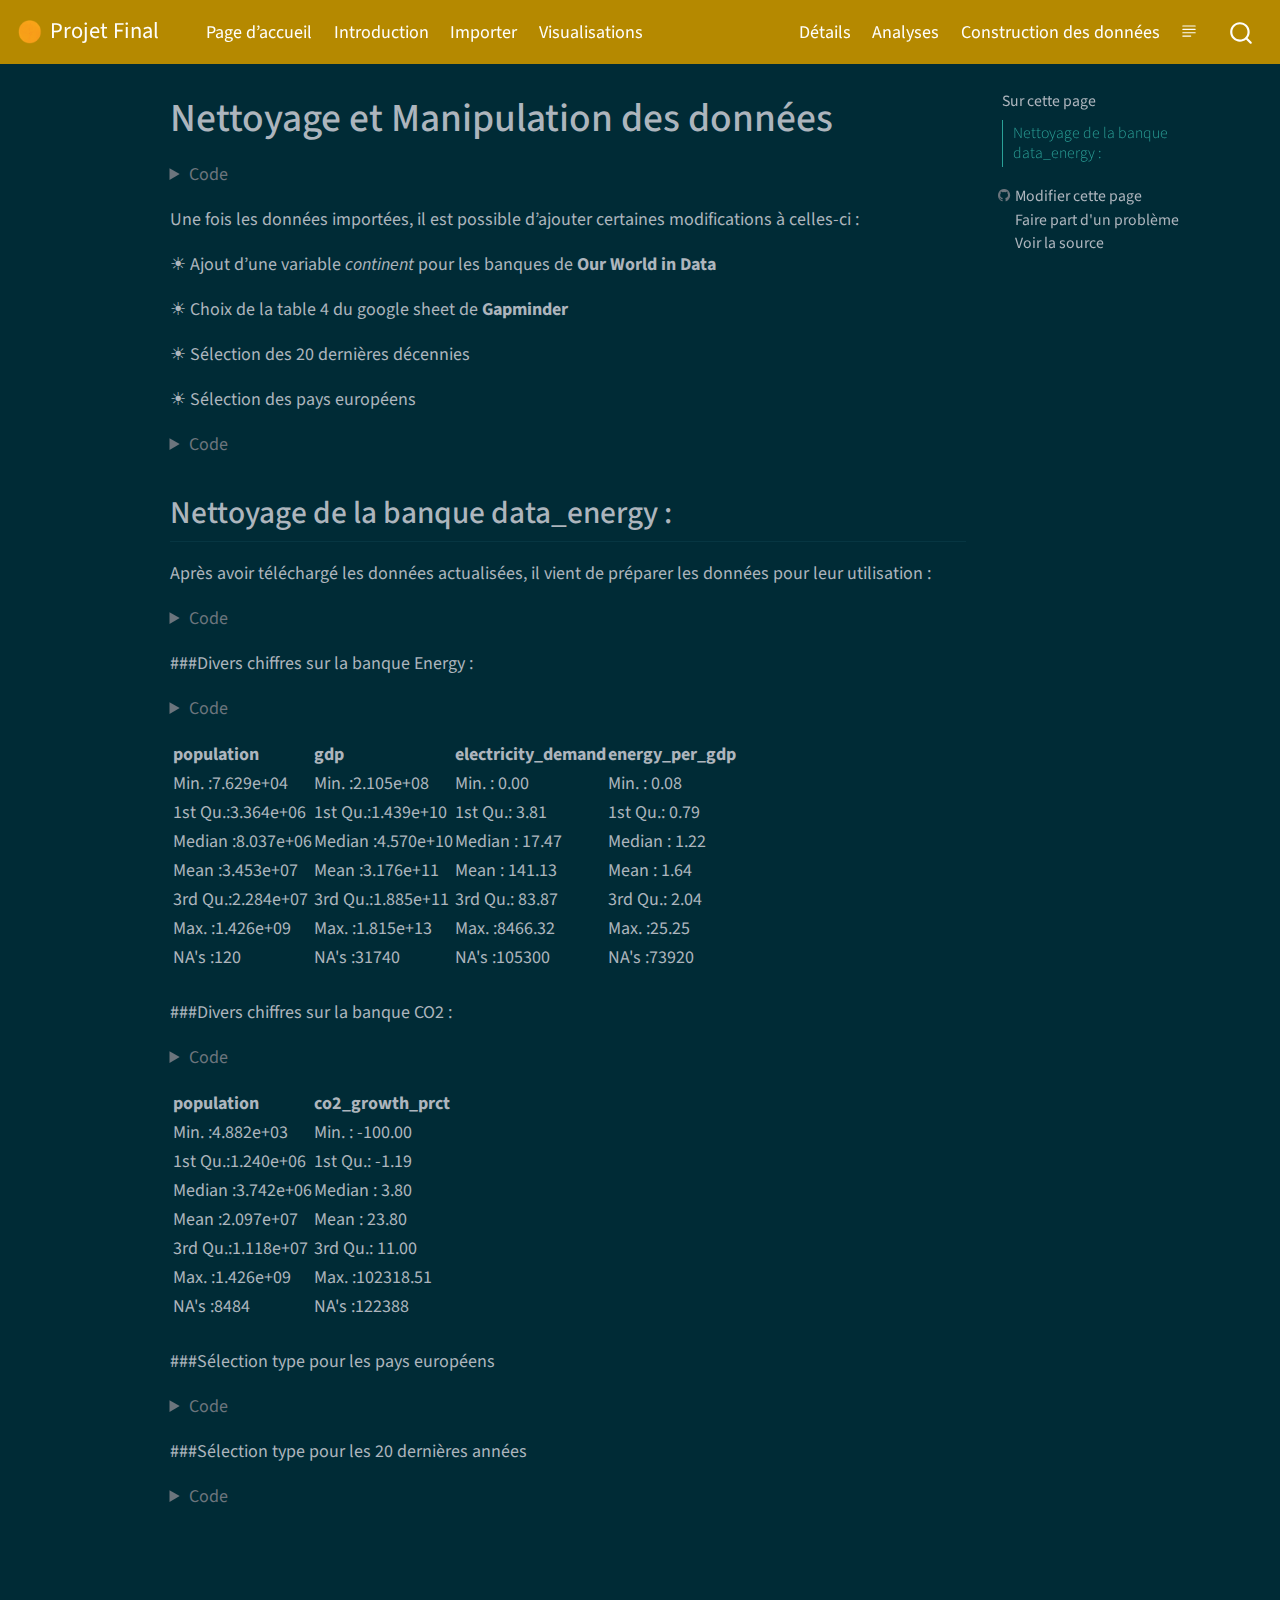
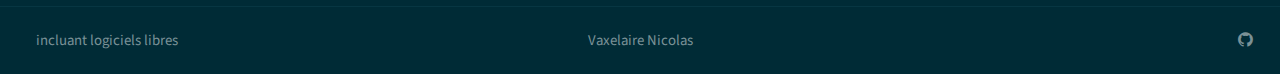
<file: manipulation.html>
<!DOCTYPE html>
<html xmlns="http://www.w3.org/1999/xhtml" lang="fr" xml:lang="fr"><head>

<meta charset="utf-8">
<meta name="generator" content="quarto-1.2.313">

<meta name="viewport" content="width=device-width, initial-scale=1.0, user-scalable=yes">


<title>Projet Final - Nettoyage et Manipulation des données</title>
<style>
code{white-space: pre-wrap;}
span.smallcaps{font-variant: small-caps;}
div.columns{display: flex; gap: min(4vw, 1.5em);}
div.column{flex: auto; overflow-x: auto;}
div.hanging-indent{margin-left: 1.5em; text-indent: -1.5em;}
ul.task-list{list-style: none;}
ul.task-list li input[type="checkbox"] {
  width: 0.8em;
  margin: 0 0.8em 0.2em -1.6em;
  vertical-align: middle;
}
pre > code.sourceCode { white-space: pre; position: relative; }
pre > code.sourceCode > span { display: inline-block; line-height: 1.25; }
pre > code.sourceCode > span:empty { height: 1.2em; }
.sourceCode { overflow: visible; }
code.sourceCode > span { color: inherit; text-decoration: inherit; }
div.sourceCode { margin: 1em 0; }
pre.sourceCode { margin: 0; }
@media screen {
div.sourceCode { overflow: auto; }
}
@media print {
pre > code.sourceCode { white-space: pre-wrap; }
pre > code.sourceCode > span { text-indent: -5em; padding-left: 5em; }
}
pre.numberSource code
  { counter-reset: source-line 0; }
pre.numberSource code > span
  { position: relative; left: -4em; counter-increment: source-line; }
pre.numberSource code > span > a:first-child::before
  { content: counter(source-line);
    position: relative; left: -1em; text-align: right; vertical-align: baseline;
    border: none; display: inline-block;
    -webkit-touch-callout: none; -webkit-user-select: none;
    -khtml-user-select: none; -moz-user-select: none;
    -ms-user-select: none; user-select: none;
    padding: 0 4px; width: 4em;
    color: #aaaaaa;
  }
pre.numberSource { margin-left: 3em; border-left: 1px solid #aaaaaa;  padding-left: 4px; }
div.sourceCode
  {   }
@media screen {
pre > code.sourceCode > span > a:first-child::before { text-decoration: underline; }
}
code span.al { color: #ff0000; font-weight: bold; } /* Alert */
code span.an { color: #60a0b0; font-weight: bold; font-style: italic; } /* Annotation */
code span.at { color: #7d9029; } /* Attribute */
code span.bn { color: #40a070; } /* BaseN */
code span.bu { color: #008000; } /* BuiltIn */
code span.cf { color: #007020; font-weight: bold; } /* ControlFlow */
code span.ch { color: #4070a0; } /* Char */
code span.cn { color: #880000; } /* Constant */
code span.co { color: #60a0b0; font-style: italic; } /* Comment */
code span.cv { color: #60a0b0; font-weight: bold; font-style: italic; } /* CommentVar */
code span.do { color: #ba2121; font-style: italic; } /* Documentation */
code span.dt { color: #902000; } /* DataType */
code span.dv { color: #40a070; } /* DecVal */
code span.er { color: #ff0000; font-weight: bold; } /* Error */
code span.ex { } /* Extension */
code span.fl { color: #40a070; } /* Float */
code span.fu { color: #06287e; } /* Function */
code span.im { color: #008000; font-weight: bold; } /* Import */
code span.in { color: #60a0b0; font-weight: bold; font-style: italic; } /* Information */
code span.kw { color: #007020; font-weight: bold; } /* Keyword */
code span.op { color: #666666; } /* Operator */
code span.ot { color: #007020; } /* Other */
code span.pp { color: #bc7a00; } /* Preprocessor */
code span.sc { color: #4070a0; } /* SpecialChar */
code span.ss { color: #bb6688; } /* SpecialString */
code span.st { color: #4070a0; } /* String */
code span.va { color: #19177c; } /* Variable */
code span.vs { color: #4070a0; } /* VerbatimString */
code span.wa { color: #60a0b0; font-weight: bold; font-style: italic; } /* Warning */
</style>


<script src="site_libs/quarto-nav/quarto-nav.js"></script>
<script src="site_libs/quarto-nav/headroom.min.js"></script>
<script src="site_libs/clipboard/clipboard.min.js"></script>
<script src="site_libs/quarto-search/autocomplete.umd.js"></script>
<script src="site_libs/quarto-search/fuse.min.js"></script>
<script src="site_libs/quarto-search/quarto-search.js"></script>
<meta name="quarto:offset" content="./">
<link href=".//assets/img/sun.png" rel="icon" type="image/png">
<script src="site_libs/quarto-html/quarto.js"></script>
<script src="site_libs/quarto-html/popper.min.js"></script>
<script src="site_libs/quarto-html/tippy.umd.min.js"></script>
<script src="site_libs/quarto-html/anchor.min.js"></script>
<link href="site_libs/quarto-html/tippy.css" rel="stylesheet">
<link href="site_libs/quarto-html/quarto-syntax-highlighting-dark.css" rel="stylesheet" id="quarto-text-highlighting-styles">
<script src="site_libs/bootstrap/bootstrap.min.js"></script>
<link href="site_libs/bootstrap/bootstrap-icons.css" rel="stylesheet">
<link href="site_libs/bootstrap/bootstrap.min.css" rel="stylesheet" id="quarto-bootstrap" data-mode="dark">
<script id="quarto-search-options" type="application/json">{
  "location": "navbar",
  "copy-button": false,
  "collapse-after": 3,
  "panel-placement": "end",
  "type": "overlay",
  "limit": 20,
  "language": {
    "search-no-results-text": "Pas de résultats",
    "search-matching-documents-text": "documents trouvés",
    "search-copy-link-title": "Copier le lien vers la recherche",
    "search-hide-matches-text": "Cacher les correspondances additionnelles",
    "search-more-match-text": "correspondance de plus dans ce document",
    "search-more-matches-text": "correspondances de plus dans ce document",
    "search-clear-button-title": "Effacer",
    "search-detached-cancel-button-title": "Annuler",
    "search-submit-button-title": "Envoyer"
  }
}</script>
<style>html{ scroll-behavior: smooth; }</style>


</head>

<body class="nav-fixed">

<div id="quarto-search-results"></div>
  <header id="quarto-header" class="headroom fixed-top">
    <nav class="navbar navbar-expand-lg navbar-dark ">
      <div class="navbar-container container-fluid">
      <div class="navbar-brand-container">
    <a href="./index.html" class="navbar-brand navbar-brand-logo">
    <img src="./assets/img/sun.png" alt="Logo libre de droit - SOLEIL" class="navbar-logo">
    </a>
    <a class="navbar-brand" href="./index.html">
    <span class="navbar-title">Projet Final</span>
    </a>
  </div>
          <button class="navbar-toggler" type="button" data-bs-toggle="collapse" data-bs-target="#navbarCollapse" aria-controls="navbarCollapse" aria-expanded="false" aria-label="Toggle navigation" onclick="if (window.quartoToggleHeadroom) { window.quartoToggleHeadroom(); }">
  <span class="navbar-toggler-icon"></span>
</button>
          <div class="collapse navbar-collapse" id="navbarCollapse">
            <ul class="navbar-nav navbar-nav-scroll me-auto">
  <li class="nav-item">
    <a class="nav-link" href="./index.html">
 <span class="menu-text">Page d’accueil</span></a>
  </li>  
  <li class="nav-item">
    <a class="nav-link" href="./intro.html">
 <span class="menu-text">Introduction</span></a>
  </li>  
  <li class="nav-item">
    <a class="nav-link" href="./import.html">
 <span class="menu-text">Importer</span></a>
  </li>  
  <li class="nav-item">
    <a class="nav-link" href="./exploration.html">
 <span class="menu-text">Visualisations</span></a>
  </li>  
</ul>
            <ul class="navbar-nav navbar-nav-scroll ms-auto">
  <li class="nav-item">
    <a class="nav-link" href="./a-propos.html">
 <span class="menu-text">Détails</span></a>
  </li>  
  <li class="nav-item">
    <a class="nav-link" href="./analyses.html">
 <span class="menu-text">Analyses</span></a>
  </li>  
  <li class="nav-item">
    <a class="nav-link active" href="./manipulation.html" aria-current="page">
 <span class="menu-text">Construction des données</span></a>
  </li>  
</ul>
              <div class="quarto-toggle-container">
                  <a href="" class="quarto-reader-toggle nav-link" onclick="window.quartoToggleReader(); return false;" title="Toggle reader mode">
  <div class="quarto-reader-toggle-btn">
  <i class="bi"></i>
  </div>
</a>
              </div>
              <div id="quarto-search" class="" title="Search"></div>
          </div> <!-- /navcollapse -->
      </div> <!-- /container-fluid -->
    </nav>
</header>
<!-- content -->
<div id="quarto-content" class="quarto-container page-columns page-rows-contents page-layout-article page-navbar">
<!-- sidebar -->
<!-- margin-sidebar -->
    <div id="quarto-margin-sidebar" class="sidebar margin-sidebar">
        <nav id="TOC" role="doc-toc" class="toc-active">
    <h2 id="toc-title">Sur cette page</h2>
   
  <ul>
  <li><a href="#nettoyage-de-la-banque-data_energy" id="toc-nettoyage-de-la-banque-data_energy" class="nav-link active" data-scroll-target="#nettoyage-de-la-banque-data_energy">Nettoyage de la banque data_energy :</a></li>
  </ul>
<div class="toc-actions"><div><i class="bi bi-github"></i></div><div class="action-links"><p><a href="https://github.com/taoannicco/FAS1002_projet-final_VAXELAIRE/edit/main/manipulation.qmd" class="toc-action">Modifier cette page</a></p><p><a href="https://github.com/taoannicco/FAS1002_projet-final_VAXELAIRE/issues/new" class="toc-action">Faire part d'un problème</a></p><p><a href="https://github.com/taoannicco/FAS1002_projet-final_VAXELAIRE/blob/main/manipulation.qmd" class="toc-action">Voir la source</a></p></div></div></nav>
    </div>
<!-- main -->
<main class="content" id="quarto-document-content">

<header id="title-block-header" class="quarto-title-block default">
<div class="quarto-title">
<h1 class="title">Nettoyage et Manipulation des données</h1>
</div>



<div class="quarto-title-meta">

    
  
    
  </div>
  

</header>

<div class="cell">
<details>
<summary>Code</summary>
<div class="sourceCode cell-code" id="cb1"><pre class="sourceCode r code-with-copy"><code class="sourceCode r"><span id="cb1-1"><a href="#cb1-1" aria-hidden="true" tabindex="-1"></a><span class="co">#install.packages("kableExtra")</span></span>
<span id="cb1-2"><a href="#cb1-2" aria-hidden="true" tabindex="-1"></a><span class="co">#install.packages("knitr")</span></span>
<span id="cb1-3"><a href="#cb1-3" aria-hidden="true" tabindex="-1"></a><span class="fu">library</span>(knitr)</span>
<span id="cb1-4"><a href="#cb1-4" aria-hidden="true" tabindex="-1"></a><span class="fu">library</span>(kableExtra)</span></code><button title="Copier vers le presse-papier" class="code-copy-button"><i class="bi"></i></button></pre></div>
</details>
</div>
<p>Une fois les données importées, il est possible d’ajouter certaines modifications à celles-ci :</p>
<p>☀︎ Ajout d’une variable <em>continent</em> pour les banques de <strong>Our World in Data</strong></p>
<p>☀︎ Choix de la table 4 du google sheet de <strong>Gapminder</strong></p>
<p>☀ Sélection des 20 dernières décennies</p>
<p>☀︎ Sélection des pays européens</p>
<div class="cell">
<details>
<summary>Code</summary>
<div class="sourceCode cell-code" id="cb2"><pre class="sourceCode r code-with-copy"><code class="sourceCode r"><span id="cb2-1"><a href="#cb2-1" aria-hidden="true" tabindex="-1"></a><span class="co">#install.packages('gapminder')</span></span>
<span id="cb2-2"><a href="#cb2-2" aria-hidden="true" tabindex="-1"></a><span class="fu">library</span>(gapminder)</span>
<span id="cb2-3"><a href="#cb2-3" aria-hidden="true" tabindex="-1"></a><span class="fu">library</span>(dplyr)</span>
<span id="cb2-4"><a href="#cb2-4" aria-hidden="true" tabindex="-1"></a>data_energy <span class="ot">&lt;-</span> <span class="fu">read.csv</span>(<span class="st">"https://nyc3.digitaloceanspaces.com/owid-public/data/energy/owid-energy-data.csv"</span>)</span></code><button title="Copier vers le presse-papier" class="code-copy-button"><i class="bi"></i></button></pre></div>
</details>
</div>
<section id="nettoyage-de-la-banque-data_energy" class="level2">
<h2 class="anchored" data-anchor-id="nettoyage-de-la-banque-data_energy">Nettoyage de la banque data_energy :</h2>
<p>Après avoir téléchargé les données actualisées, il vient de préparer les données pour leur utilisation :</p>
<div class="cell">
<details>
<summary>Code</summary>
<div class="sourceCode cell-code" id="cb3"><pre class="sourceCode r code-with-copy"><code class="sourceCode r"><span id="cb3-1"><a href="#cb3-1" aria-hidden="true" tabindex="-1"></a>gap_tsv <span class="ot">&lt;-</span> <span class="fu">system.file</span>(<span class="st">"extdata"</span>, <span class="st">"gapminder.tsv"</span>, <span class="at">package =</span> <span class="st">"gapminder"</span>)</span>
<span id="cb3-2"><a href="#cb3-2" aria-hidden="true" tabindex="-1"></a>table_continent <span class="ot">&lt;-</span> <span class="fu">read.delim</span>(gap_tsv)</span>
<span id="cb3-3"><a href="#cb3-3" aria-hidden="true" tabindex="-1"></a><span class="fu">str</span>(table_continent)</span>
<span id="cb3-4"><a href="#cb3-4" aria-hidden="true" tabindex="-1"></a>table_continent <span class="ot">&lt;-</span> table_continent[,<span class="fu">c</span>( <span class="st">"country"</span>, <span class="st">"continent"</span>)]</span>
<span id="cb3-5"><a href="#cb3-5" aria-hidden="true" tabindex="-1"></a>data_energie <span class="ot">&lt;-</span> <span class="fu">left_join</span>(table_continent, data_energy, <span class="at">by =</span> <span class="st">"country"</span>)</span>
<span id="cb3-6"><a href="#cb3-6" aria-hidden="true" tabindex="-1"></a></span>
<span id="cb3-7"><a href="#cb3-7" aria-hidden="true" tabindex="-1"></a>data_carbon <span class="ot">&lt;-</span> <span class="fu">read.csv</span>(<span class="st">"https://nyc3.digitaloceanspaces.com/owid-public/data/co2/owid-co2-data.csv"</span>)</span>
<span id="cb3-8"><a href="#cb3-8" aria-hidden="true" tabindex="-1"></a>data_carbone <span class="ot">&lt;-</span> <span class="fu">left_join</span>(table_continent, data_carbon, <span class="at">by =</span> <span class="st">"country"</span>)</span>
<span id="cb3-9"><a href="#cb3-9" aria-hidden="true" tabindex="-1"></a></span>
<span id="cb3-10"><a href="#cb3-10" aria-hidden="true" tabindex="-1"></a></span>
<span id="cb3-11"><a href="#cb3-11" aria-hidden="true" tabindex="-1"></a>data_energie_int <span class="ot">&lt;-</span> data_energie[,<span class="fu">c</span>( <span class="st">"population"</span>, <span class="st">"gdp"</span>,<span class="st">"electricity_demand"</span>,<span class="st">"energy_per_gdp"</span>)]</span>
<span id="cb3-12"><a href="#cb3-12" aria-hidden="true" tabindex="-1"></a></span>
<span id="cb3-13"><a href="#cb3-13" aria-hidden="true" tabindex="-1"></a>data_carbone_int <span class="ot">&lt;-</span> data_carbone[,<span class="fu">c</span>( <span class="st">"population"</span>,<span class="st">"co2_growth_prct"</span>)]</span>
<span id="cb3-14"><a href="#cb3-14" aria-hidden="true" tabindex="-1"></a><span class="fu">print</span>(<span class="st">"les données sont prêtes à l'étude"</span>)</span></code><button title="Copier vers le presse-papier" class="code-copy-button"><i class="bi"></i></button></pre></div>
</details>
</div>
<p>###Divers chiffres sur la banque Energy :</p>
<div class="cell">
<details>
<summary>Code</summary>
<div class="sourceCode cell-code" id="cb4"><pre class="sourceCode r code-with-copy"><code class="sourceCode r"><span id="cb4-1"><a href="#cb4-1" aria-hidden="true" tabindex="-1"></a><span class="fu">kable</span>(<span class="fu">summary</span>(data_energie_int))</span></code><button title="Copier vers le presse-papier" class="code-copy-button"><i class="bi"></i></button></pre></div>
</details>
<div class="cell-output-display">

<table>
 <thead>
  <tr>
   <th style="text-align:left;">   </th>
   <th style="text-align:left;">   population </th>
   <th style="text-align:left;">      gdp </th>
   <th style="text-align:left;"> electricity_demand </th>
   <th style="text-align:left;"> energy_per_gdp </th>
  </tr>
 </thead>
<tbody>
  <tr>
   <td style="text-align:left;">  </td>
   <td style="text-align:left;"> Min.   :7.629e+04 </td>
   <td style="text-align:left;"> Min.   :2.105e+08 </td>
   <td style="text-align:left;"> Min.   :   0.00 </td>
   <td style="text-align:left;"> Min.   : 0.08 </td>
  </tr>
  <tr>
   <td style="text-align:left;">  </td>
   <td style="text-align:left;"> 1st Qu.:3.364e+06 </td>
   <td style="text-align:left;"> 1st Qu.:1.439e+10 </td>
   <td style="text-align:left;"> 1st Qu.:   3.81 </td>
   <td style="text-align:left;"> 1st Qu.: 0.79 </td>
  </tr>
  <tr>
   <td style="text-align:left;">  </td>
   <td style="text-align:left;"> Median :8.037e+06 </td>
   <td style="text-align:left;"> Median :4.570e+10 </td>
   <td style="text-align:left;"> Median :  17.47 </td>
   <td style="text-align:left;"> Median : 1.22 </td>
  </tr>
  <tr>
   <td style="text-align:left;">  </td>
   <td style="text-align:left;"> Mean   :3.453e+07 </td>
   <td style="text-align:left;"> Mean   :3.176e+11 </td>
   <td style="text-align:left;"> Mean   : 141.13 </td>
   <td style="text-align:left;"> Mean   : 1.64 </td>
  </tr>
  <tr>
   <td style="text-align:left;">  </td>
   <td style="text-align:left;"> 3rd Qu.:2.284e+07 </td>
   <td style="text-align:left;"> 3rd Qu.:1.885e+11 </td>
   <td style="text-align:left;"> 3rd Qu.:  83.87 </td>
   <td style="text-align:left;"> 3rd Qu.: 2.04 </td>
  </tr>
  <tr>
   <td style="text-align:left;">  </td>
   <td style="text-align:left;"> Max.   :1.426e+09 </td>
   <td style="text-align:left;"> Max.   :1.815e+13 </td>
   <td style="text-align:left;"> Max.   :8466.32 </td>
   <td style="text-align:left;"> Max.   :25.25 </td>
  </tr>
  <tr>
   <td style="text-align:left;">  </td>
   <td style="text-align:left;"> NA's   :120 </td>
   <td style="text-align:left;"> NA's   :31740 </td>
   <td style="text-align:left;"> NA's   :105300 </td>
   <td style="text-align:left;"> NA's   :73920 </td>
  </tr>
</tbody>
</table>

</div>
</div>
<p>###Divers chiffres sur la banque CO2 :</p>
<div class="cell">
<details>
<summary>Code</summary>
<div class="sourceCode cell-code" id="cb5"><pre class="sourceCode r code-with-copy"><code class="sourceCode r"><span id="cb5-1"><a href="#cb5-1" aria-hidden="true" tabindex="-1"></a><span class="fu">kable</span>(<span class="fu">summary</span>(data_carbone_int))</span></code><button title="Copier vers le presse-papier" class="code-copy-button"><i class="bi"></i></button></pre></div>
</details>
<div class="cell-output-display">

<table>
 <thead>
  <tr>
   <th style="text-align:left;">   </th>
   <th style="text-align:left;">   population </th>
   <th style="text-align:left;"> co2_growth_prct </th>
  </tr>
 </thead>
<tbody>
  <tr>
   <td style="text-align:left;">  </td>
   <td style="text-align:left;"> Min.   :4.882e+03 </td>
   <td style="text-align:left;"> Min.   :  -100.00 </td>
  </tr>
  <tr>
   <td style="text-align:left;">  </td>
   <td style="text-align:left;"> 1st Qu.:1.240e+06 </td>
   <td style="text-align:left;"> 1st Qu.:    -1.19 </td>
  </tr>
  <tr>
   <td style="text-align:left;">  </td>
   <td style="text-align:left;"> Median :3.742e+06 </td>
   <td style="text-align:left;"> Median :     3.80 </td>
  </tr>
  <tr>
   <td style="text-align:left;">  </td>
   <td style="text-align:left;"> Mean   :2.097e+07 </td>
   <td style="text-align:left;"> Mean   :    23.80 </td>
  </tr>
  <tr>
   <td style="text-align:left;">  </td>
   <td style="text-align:left;"> 3rd Qu.:1.118e+07 </td>
   <td style="text-align:left;"> 3rd Qu.:    11.00 </td>
  </tr>
  <tr>
   <td style="text-align:left;">  </td>
   <td style="text-align:left;"> Max.   :1.426e+09 </td>
   <td style="text-align:left;"> Max.   :102318.51 </td>
  </tr>
  <tr>
   <td style="text-align:left;">  </td>
   <td style="text-align:left;"> NA's   :8484 </td>
   <td style="text-align:left;"> NA's   :122388 </td>
  </tr>
</tbody>
</table>

</div>
</div>
<p>###Sélection type pour les pays européens</p>
<div class="cell">
<details>
<summary>Code</summary>
<div class="sourceCode cell-code" id="cb6"><pre class="sourceCode r code-with-copy"><code class="sourceCode r"><span id="cb6-1"><a href="#cb6-1" aria-hidden="true" tabindex="-1"></a>data_carbone <span class="ot">&lt;-</span> <span class="fu">left_join</span>(table_continent, data_carbon, <span class="at">by =</span> <span class="st">"country"</span>)</span>
<span id="cb6-2"><a href="#cb6-2" aria-hidden="true" tabindex="-1"></a>data_carbone <span class="ot">&lt;-</span> data_carbone <span class="sc">|&gt;</span> </span>
<span id="cb6-3"><a href="#cb6-3" aria-hidden="true" tabindex="-1"></a>    <span class="fu">filter</span>(continent <span class="sc">==</span> <span class="st">"Europe"</span>)</span></code><button title="Copier vers le presse-papier" class="code-copy-button"><i class="bi"></i></button></pre></div>
</details>
</div>
<p>###Sélection type pour les 20 dernières années</p>
<div class="cell">
<details>
<summary>Code</summary>
<div class="sourceCode cell-code" id="cb7"><pre class="sourceCode r code-with-copy"><code class="sourceCode r"><span id="cb7-1"><a href="#cb7-1" aria-hidden="true" tabindex="-1"></a>data_energie <span class="ot">&lt;-</span> data_energie <span class="sc">|&gt;</span> </span>
<span id="cb7-2"><a href="#cb7-2" aria-hidden="true" tabindex="-1"></a>    <span class="fu">filter</span>(year <span class="sc">&gt;=</span> <span class="dv">2000</span>)</span></code><button title="Copier vers le presse-papier" class="code-copy-button"><i class="bi"></i></button></pre></div>
</details>
</div>


</section>

</main> <!-- /main -->
<script id="quarto-html-after-body" type="application/javascript">
window.document.addEventListener("DOMContentLoaded", function (event) {
  const toggleBodyColorMode = (bsSheetEl) => {
    const mode = bsSheetEl.getAttribute("data-mode");
    const bodyEl = window.document.querySelector("body");
    if (mode === "dark") {
      bodyEl.classList.add("quarto-dark");
      bodyEl.classList.remove("quarto-light");
    } else {
      bodyEl.classList.add("quarto-light");
      bodyEl.classList.remove("quarto-dark");
    }
  }
  const toggleBodyColorPrimary = () => {
    const bsSheetEl = window.document.querySelector("link#quarto-bootstrap");
    if (bsSheetEl) {
      toggleBodyColorMode(bsSheetEl);
    }
  }
  toggleBodyColorPrimary();  
  const icon = "";
  const anchorJS = new window.AnchorJS();
  anchorJS.options = {
    placement: 'right',
    icon: icon
  };
  anchorJS.add('.anchored');
  const clipboard = new window.ClipboardJS('.code-copy-button', {
    target: function(trigger) {
      return trigger.previousElementSibling;
    }
  });
  clipboard.on('success', function(e) {
    // button target
    const button = e.trigger;
    // don't keep focus
    button.blur();
    // flash "checked"
    button.classList.add('code-copy-button-checked');
    var currentTitle = button.getAttribute("title");
    button.setAttribute("title", "Copié");
    let tooltip;
    if (window.bootstrap) {
      button.setAttribute("data-bs-toggle", "tooltip");
      button.setAttribute("data-bs-placement", "left");
      button.setAttribute("data-bs-title", "Copié");
      tooltip = new bootstrap.Tooltip(button, 
        { trigger: "manual", 
          customClass: "code-copy-button-tooltip",
          offset: [0, -8]});
      tooltip.show();    
    }
    setTimeout(function() {
      if (tooltip) {
        tooltip.hide();
        button.removeAttribute("data-bs-title");
        button.removeAttribute("data-bs-toggle");
        button.removeAttribute("data-bs-placement");
      }
      button.setAttribute("title", currentTitle);
      button.classList.remove('code-copy-button-checked');
    }, 1000);
    // clear code selection
    e.clearSelection();
  });
  function tippyHover(el, contentFn) {
    const config = {
      allowHTML: true,
      content: contentFn,
      maxWidth: 500,
      delay: 100,
      arrow: false,
      appendTo: function(el) {
          return el.parentElement;
      },
      interactive: true,
      interactiveBorder: 10,
      theme: 'quarto',
      placement: 'bottom-start'
    };
    window.tippy(el, config); 
  }
  const noterefs = window.document.querySelectorAll('a[role="doc-noteref"]');
  for (var i=0; i<noterefs.length; i++) {
    const ref = noterefs[i];
    tippyHover(ref, function() {
      // use id or data attribute instead here
      let href = ref.getAttribute('data-footnote-href') || ref.getAttribute('href');
      try { href = new URL(href).hash; } catch {}
      const id = href.replace(/^#\/?/, "");
      const note = window.document.getElementById(id);
      return note.innerHTML;
    });
  }
  const findCites = (el) => {
    const parentEl = el.parentElement;
    if (parentEl) {
      const cites = parentEl.dataset.cites;
      if (cites) {
        return {
          el,
          cites: cites.split(' ')
        };
      } else {
        return findCites(el.parentElement)
      }
    } else {
      return undefined;
    }
  };
  var bibliorefs = window.document.querySelectorAll('a[role="doc-biblioref"]');
  for (var i=0; i<bibliorefs.length; i++) {
    const ref = bibliorefs[i];
    const citeInfo = findCites(ref);
    if (citeInfo) {
      tippyHover(citeInfo.el, function() {
        var popup = window.document.createElement('div');
        citeInfo.cites.forEach(function(cite) {
          var citeDiv = window.document.createElement('div');
          citeDiv.classList.add('hanging-indent');
          citeDiv.classList.add('csl-entry');
          var biblioDiv = window.document.getElementById('ref-' + cite);
          if (biblioDiv) {
            citeDiv.innerHTML = biblioDiv.innerHTML;
          }
          popup.appendChild(citeDiv);
        });
        return popup.innerHTML;
      });
    }
  }
});
</script>
</div> <!-- /content -->
<footer class="footer">
  <div class="nav-footer">
    <div class="nav-footer-left"><a href="https://github.com/FAS1002/A22" class="nav-link">incluant logiciels libres</a></div>   
      <div class="nav-footer-center">
        <ul class="footer-items list-unstyled">
    <li class="nav-item">
    <a class="nav-link" href="mailto:vaxelairenico@gmail.com">Vaxelaire Nicolas</a>
  </li>  
</ul>
      </div>
    <div class="nav-footer-right">
      <ul class="footer-items list-unstyled">
    <li class="nav-item compact">
    <a class="nav-link" href="https://github.com/FAS1002/">
      <i class="bi bi-github" role="img" aria-label="GitHub du cours FAS1002">
</i> 
    </a>
  </li>  
</ul>
    </div>
  </div>
</footer>



<script src="site_libs/quarto-html/zenscroll-min.js"></script>
</body></html>
</file>
<file: site_libs/quarto-html/tippy.css>
.tippy-box[data-animation=fade][data-state=hidden]{opacity:0}[data-tippy-root]{max-width:calc(100vw - 10px)}.tippy-box{position:relative;background-color:#333;color:#fff;border-radius:4px;font-size:14px;line-height:1.4;white-space:normal;outline:0;transition-property:transform,visibility,opacity}.tippy-box[data-placement^=top]>.tippy-arrow{bottom:0}.tippy-box[data-placement^=top]>.tippy-arrow:before{bottom:-7px;left:0;border-width:8px 8px 0;border-top-color:initial;transform-origin:center top}.tippy-box[data-placement^=bottom]>.tippy-arrow{top:0}.tippy-box[data-placement^=bottom]>.tippy-arrow:before{top:-7px;left:0;border-width:0 8px 8px;border-bottom-color:initial;transform-origin:center bottom}.tippy-box[data-placement^=left]>.tippy-arrow{right:0}.tippy-box[data-placement^=left]>.tippy-arrow:before{border-width:8px 0 8px 8px;border-left-color:initial;right:-7px;transform-origin:center left}.tippy-box[data-placement^=right]>.tippy-arrow{left:0}.tippy-box[data-placement^=right]>.tippy-arrow:before{left:-7px;border-width:8px 8px 8px 0;border-right-color:initial;transform-origin:center right}.tippy-box[data-inertia][data-state=visible]{transition-timing-function:cubic-bezier(.54,1.5,.38,1.11)}.tippy-arrow{width:16px;height:16px;color:#333}.tippy-arrow:before{content:"";position:absolute;border-color:transparent;border-style:solid}.tippy-content{position:relative;padding:5px 9px;z-index:1}
</file>
<file: site_libs/quarto-html/quarto-syntax-highlighting-dark.css>
/* quarto syntax highlight colors */
:root {
  --quarto-hl-al-color: #ff5555;
  --quarto-hl-an-color: #6a737d;
  --quarto-hl-at-color: #f97583;
  --quarto-hl-bn-color: #79b8ff;
  --quarto-hl-bu-color: #f97583;
  --quarto-hl-ch-color: #9ecbff;
  --quarto-hl-co-color: #6a737d;
  --quarto-hl-cv-color: #6a737d;
  --quarto-hl-cn-color: #79b8ff;
  --quarto-hl-cf-color: #f97583;
  --quarto-hl-dt-color: #f97583;
  --quarto-hl-dv-color: #79b8ff;
  --quarto-hl-do-color: #6a737d;
  --quarto-hl-er-color: #ff5555;
  --quarto-hl-ex-color: #f97583;
  --quarto-hl-fl-color: #79b8ff;
  --quarto-hl-fu-color: #b392f0;
  --quarto-hl-im-color: #9ecbff;
  --quarto-hl-in-color: #6a737d;
  --quarto-hl-kw-color: #f97583;
  --quarto-hl-op-color: #e1e4e8;
  --quarto-hl-pp-color: #f97583;
  --quarto-hl-re-color: #6a737d;
  --quarto-hl-sc-color: #79b8ff;
  --quarto-hl-ss-color: #9ecbff;
  --quarto-hl-st-color: #9ecbff;
  --quarto-hl-va-color: #ffab70;
  --quarto-hl-vs-color: #9ecbff;
  --quarto-hl-wa-color: #ff5555;
}

/* other quarto variables */
:root {
  --quarto-font-monospace: SFMono-Regular, Menlo, Monaco, Consolas, "Liberation Mono", "Courier New", monospace;
}

code span.al {
  font-weight: bold;
  color: #ff5555;
}

code span.an {
  color: #6a737d;
}

code span.at {
  color: #f97583;
}

code span.bn {
  color: #79b8ff;
}

code span.bu {
  color: #f97583;
}

code span.ch {
  color: #9ecbff;
}

code span.co {
  color: #6a737d;
}

code span.cv {
  color: #6a737d;
}

code span.cn {
  color: #79b8ff;
}

code span.cf {
  color: #f97583;
}

code span.dt {
  color: #f97583;
}

code span.dv {
  color: #79b8ff;
}

code span.do {
  color: #6a737d;
}

code span.er {
  color: #ff5555;
  text-decoration: underline;
}

code span.ex {
  font-weight: bold;
  color: #f97583;
}

code span.fl {
  color: #79b8ff;
}

code span.fu {
  color: #b392f0;
}

code span.im {
  color: #9ecbff;
}

code span.in {
  color: #6a737d;
}

code span.kw {
  color: #f97583;
}

pre > code.sourceCode > span {
  color: #e1e4e8;
}

code span {
  color: #e1e4e8;
}

code.sourceCode > span {
  color: #e1e4e8;
}

div.sourceCode,
div.sourceCode pre.sourceCode {
  color: #e1e4e8;
}

code span.op {
  color: #e1e4e8;
}

code span.pp {
  color: #f97583;
}

code span.re {
  color: #6a737d;
}

code span.sc {
  color: #79b8ff;
}

code span.ss {
  color: #9ecbff;
}

code span.st {
  color: #9ecbff;
}

code span.va {
  color: #ffab70;
}

code span.vs {
  color: #9ecbff;
}

code span.wa {
  color: #ff5555;
}

.prevent-inlining {
  content: "</";
}

/*# sourceMappingURL=935a306eefa94366c21e1a970dddb765.css.map */
</file>
